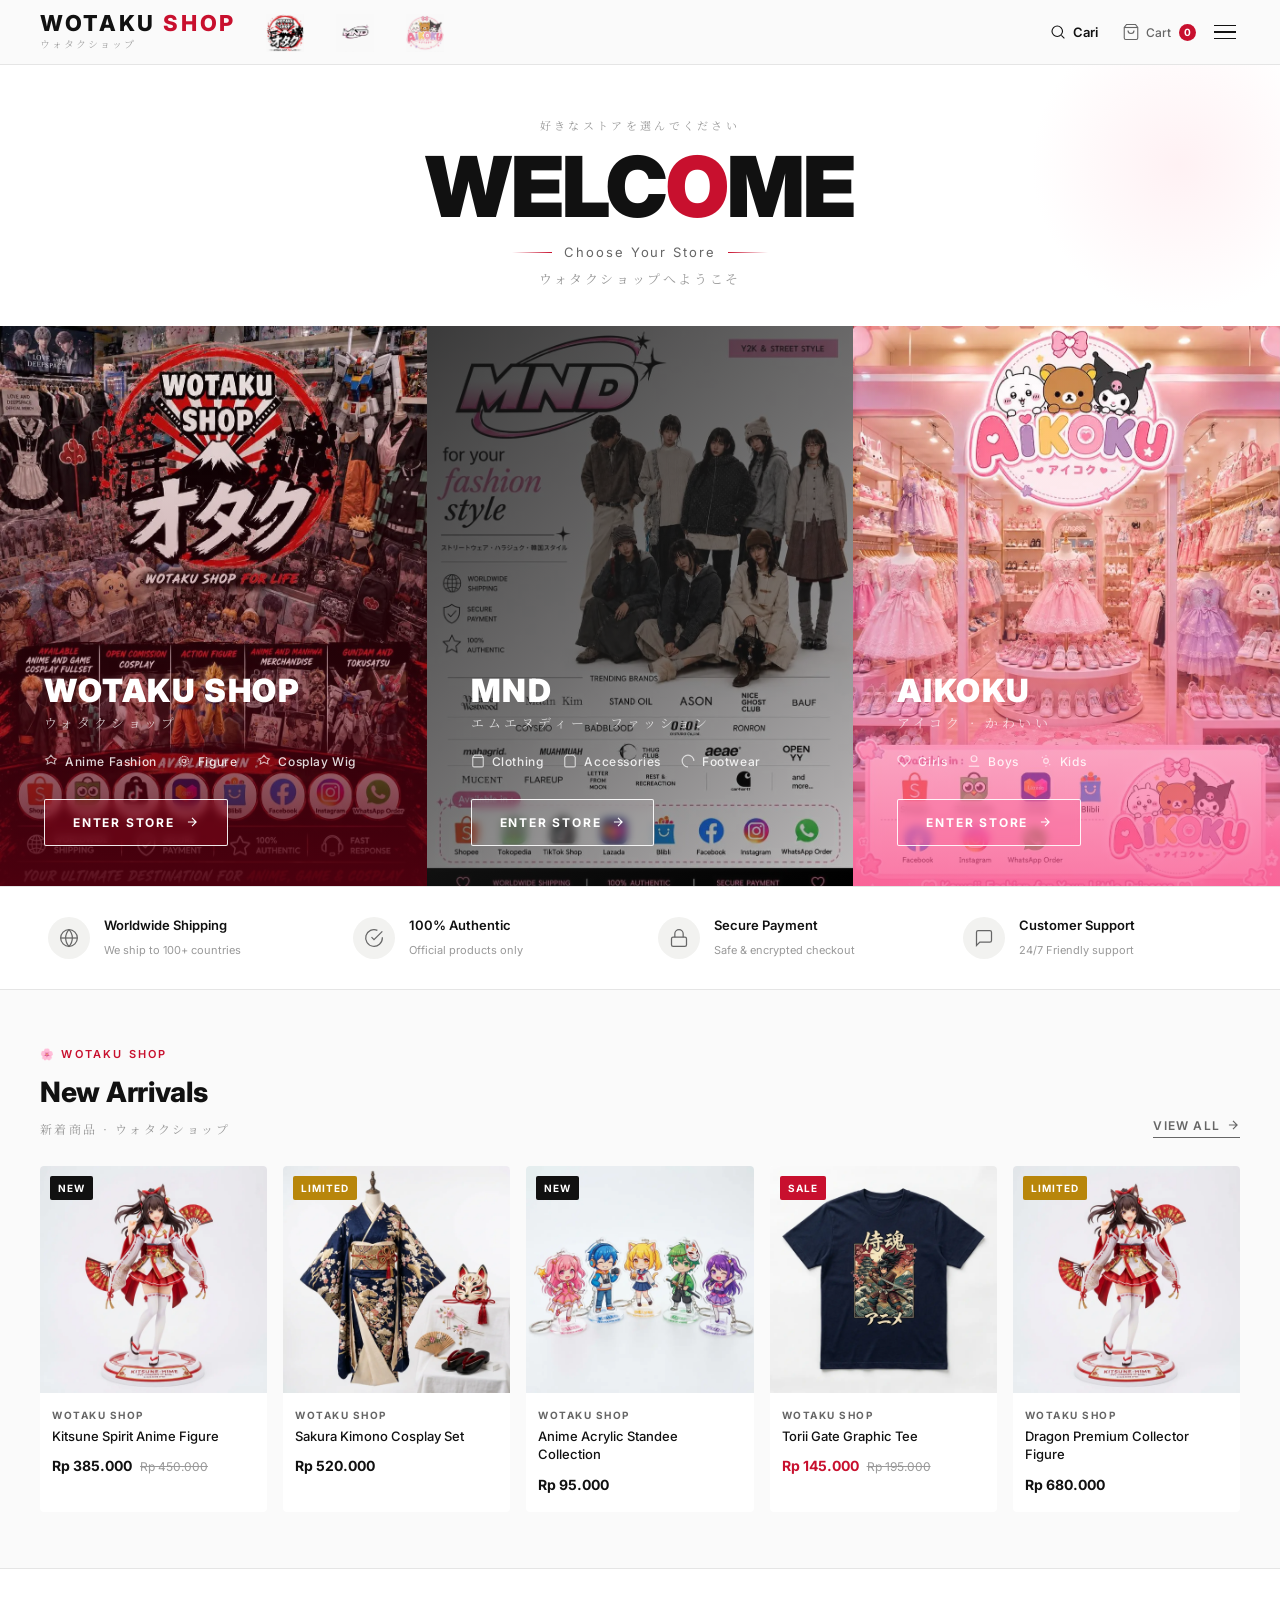
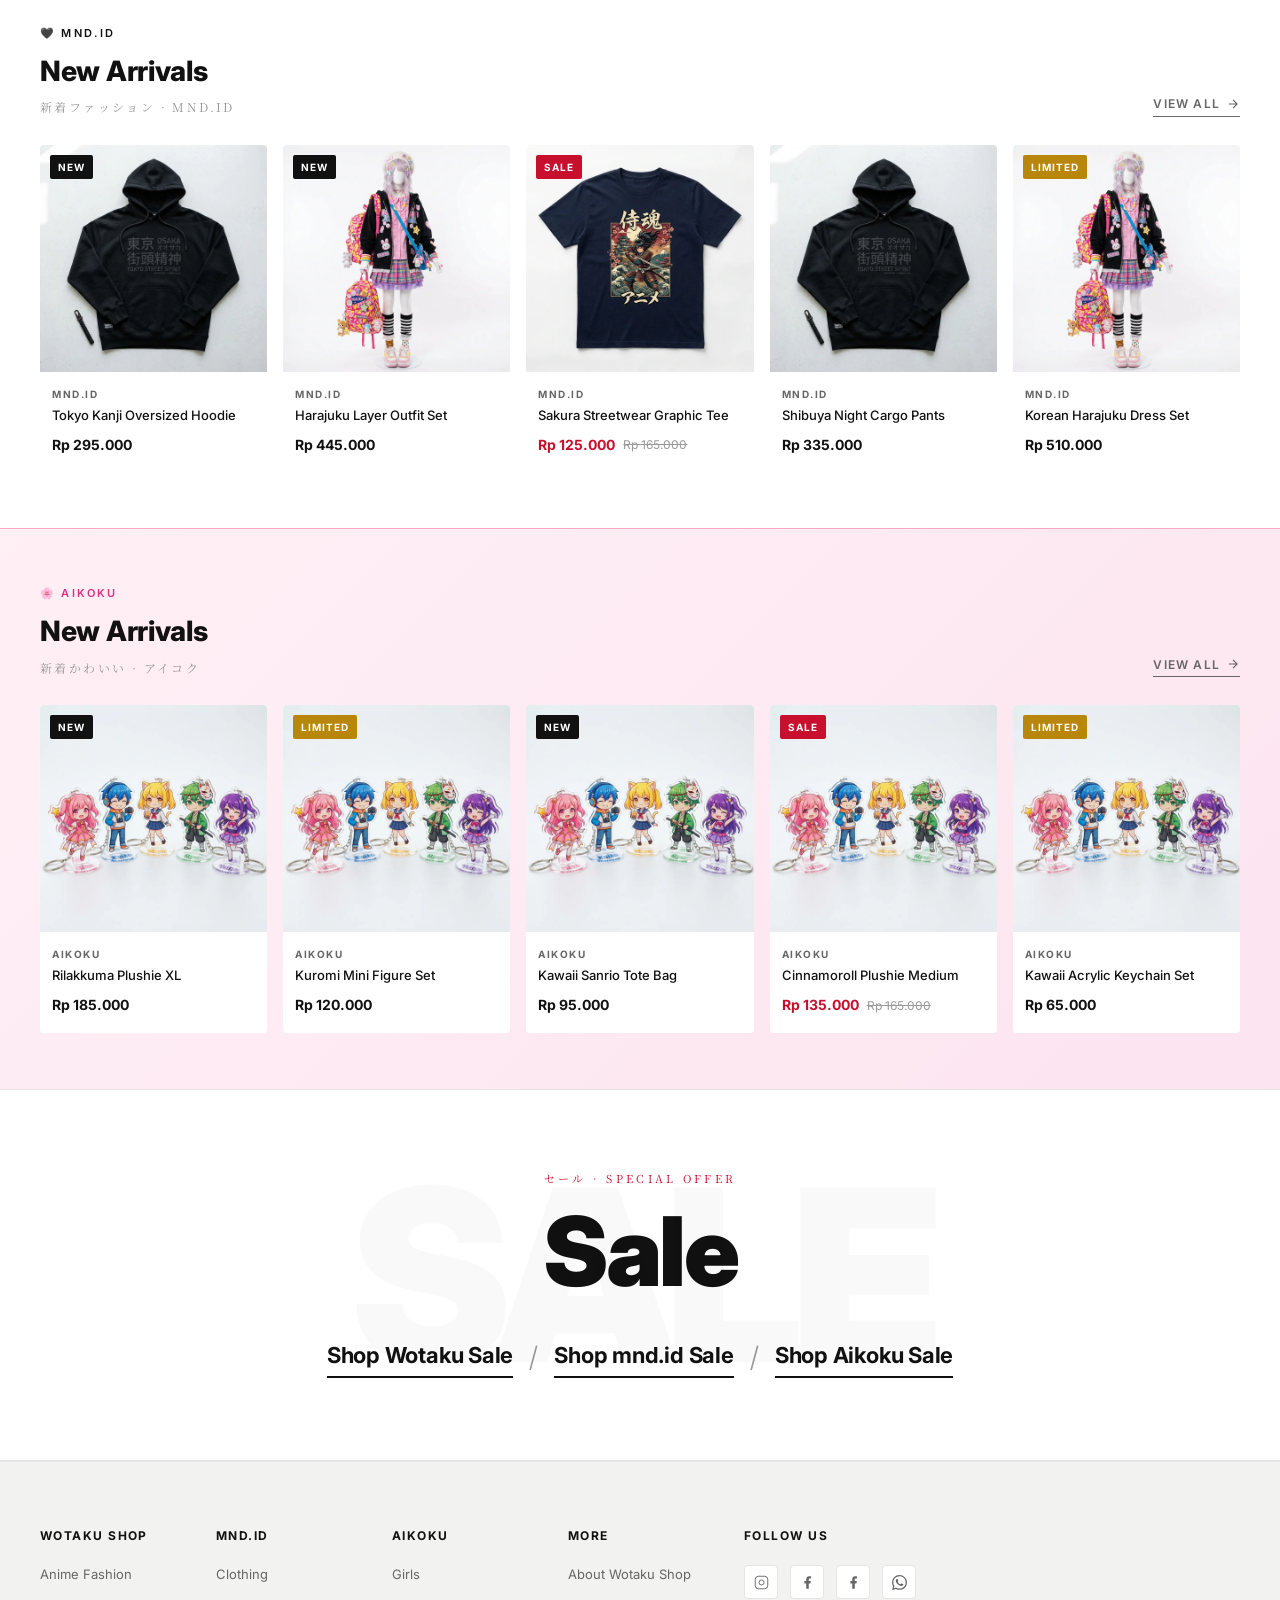
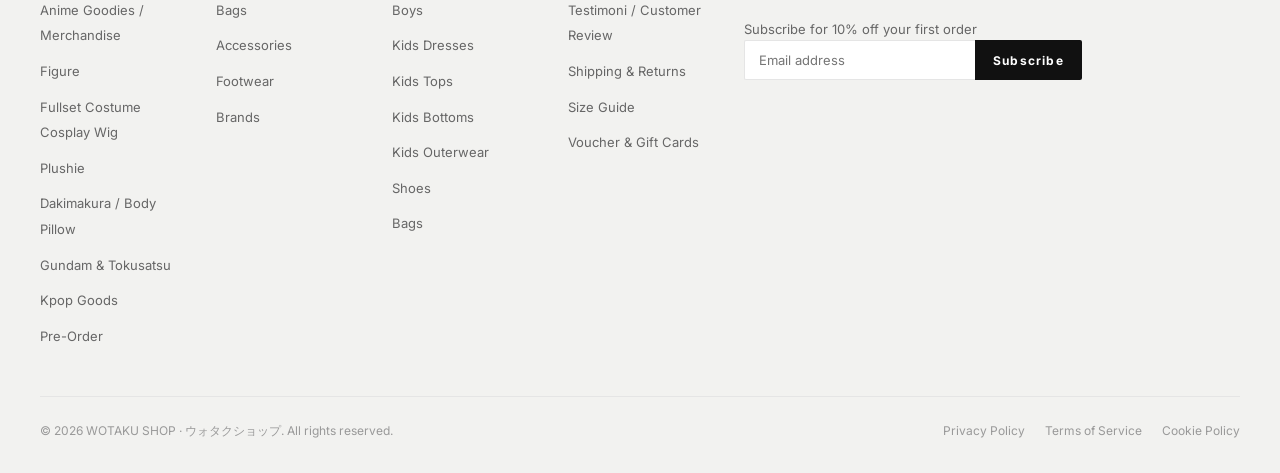
<file: index.html>
﻿<!DOCTYPE html>
<html lang="id">

<head>
  <meta charset="UTF-8" />
  <meta name="viewport" content="width=device-width, initial-scale=1.0" />
  <title>WOTAKU SHOP — Japanese Merchandise & Fashion Shop</title>
  <meta name="description"
    content="WOTAKU SHOP — Premium Japanese merchandise, anime figures, cosplay & Harajuku streetwear. Shop Wotaku Shop and mnd.id collections." />
  <meta name="keywords"
    content="anime merchandise, Japanese fashion, cosplay, Harajuku, streetwear, otaku shop, figure collection" />
  <meta property="og:title" content="WOTAKU SHOP — Japanese Merchandise & Fashion" />
  <meta property="og:description" content="Premium Japanese merchandise and fashion - Wotaku Shop & mnd.id" />
  <link rel="stylesheet" href="css/style.css" />
  <link rel="preconnect" href="https://fonts.googleapis.com" />
  <link rel="preconnect" href="https://fonts.gstatic.com" crossorigin />
</head>

<body>

  <!-- Sakura Particles -->
  <div class="sakura-container" id="sakuraContainer" aria-hidden="true"></div>

  <!-- Mobile Menu Overlay -->
  <div class="menu-overlay" id="menuOverlay" role="dialog" aria-modal="true" aria-label="Navigation Menu"></div>
  <nav class="mobile-menu" id="mobileMenu" aria-label="Mobile Navigation">
    <div class="mobile-menu-header">
      <div class="mobile-menu-logo">WOTAKU <span class="red">SHOP</span></div>
      <button class="close-menu-btn" id="closeMenuBtn" aria-label="Close menu">
        <svg viewBox="0 0 24 24" fill="none" stroke="currentColor" stroke-width="1.5">
          <path d="M6 18L18 6M6 6l12 12" />
        </svg>
      </button>
    </div>
    <div class="mobile-nav-links">
      <button class="search-btn mobile-search-btn" aria-label="Cari produk">
        <svg viewBox="0 0 24 24" fill="none" stroke="currentColor" stroke-width="1.5" width="20" height="20">
          <circle cx="11" cy="11" r="7" />
          <path d="M16.5 16.5l4 4" />
        </svg>
        <span class="search-label">Cari Produk</span>
      </button>
      <a href="index.html" class="mobile-logo-link">
        <img src="assets/images/logo_wotaku.webp" alt="Wotaku Shop" class="mobile-brand-logo" />
        <span class="nav-jp">ウォタクショップ</span>
      </a>
      <a href="#mnd-id" class="mobile-logo-link">
        <img src="assets/images/logo_mnd.webp" alt="MND.ID" class="mobile-brand-logo" />
        <span class="nav-jp">エムエヌディー</span>
      </a>
      <a href="#aikoku" class="mobile-logo-link">
        <img src="assets/images/logo_AIKOKU.webp" alt="Aikoku" class="mobile-brand-logo" />
        <span class="nav-jp">アイコク</span>
      </a>
      <a href="index.html" class="mobile-nav-main">
        <svg viewBox="0 0 24 24" fill="none" stroke="currentColor" stroke-width="1.5" width="18" height="18">
          <path d="M3 9l9-7 9 7v11a2 2 0 0 1-2 2H5a2 2 0 0 1-2-2z" />
          <polyline points="9 22 9 12 15 12 15 22" />
        </svg>
        Home
      </a>
      <a href="shop.html" class="mobile-nav-main">
        <svg viewBox="0 0 24 24" fill="none" stroke="currentColor" stroke-width="1.5" width="18" height="18">
          <path d="M6 2L3 6v14a2 2 0 0 0 2 2h14a2 2 0 0 0 2-2V6l-3-4z" />
          <line x1="3" y1="6" x2="21" y2="6" />
          <path d="M16 10a4 4 0 0 1-8 0" />
        </svg>
        Shop
      </a>
      <a href="contact.html" class="mobile-nav-main">
        <svg viewBox="0 0 24 24" fill="none" stroke="currentColor" stroke-width="1.5" width="18" height="18">
          <path d="M21 15a2 2 0 0 1-2 2H7l-4 4V5a2 2 0 0 1 2-2h14a2 2 0 0 1 2 2z" />
        </svg>
        Contact
      </a>
    </div>
  </nav>


  <!-- ═══ NAVBAR ═══ -->
  <header class="navbar" id="navbar">
    <div class="nav-container">
      <!-- Nav Left: Logo + Store logos -->
      <div class="nav-left">
        <a href="#" class="nav-logo" aria-label="WOTAKU SHOP Home">
          <div class="logo-brand">WOTAKU <span class="red">SHOP</span></div>
          <div class="logo-jp">ウォタクショップ</div>
        </a>
        <nav class="nav-links" aria-label="Main navigation">
          <a href="#wotaku-shop" class="nav-logo-link">
            <img src="assets/images/logo_wotaku.webp" alt="Wotaku Shop" class="nav-brand-logo" />
          </a>
          <a href="#mnd-id" class="nav-logo-link">
            <img src="assets/images/logo_mnd.webp" alt="MND.ID" class="nav-brand-logo" />
          </a>
          <a href="#aikoku" class="nav-logo-link">
            <img src="assets/images/logo_AIKOKU.webp" alt="Aikoku" class="nav-brand-logo" />
          </a>
        </nav>
      </div>

      <!-- Nav Right: Cart + Hamburger -->
      <div class="nav-right">
        <button class="search-btn" id="searchBtn" aria-label="Cari produk"><svg viewBox="0 0 24 24" fill="none"
            stroke="currentColor" stroke-width="1.5" width="18" height="18">
            <circle cx="11" cy="11" r="7" />
            <path d="M16.5 16.5l4 4" />
          </svg><span class="search-label">Cari</span></button>
        <button class="nav-icon-btn" aria-label="Shopping cart, 0 items" id="cartBtn">
          <svg viewBox="0 0 24 24" fill="none" stroke="currentColor" stroke-width="1.5">
            <path d="M6 2L3 6v14a2 2 0 0 0 2 2h14a2 2 0 0 0 2-2V6l-3-4z" />
            <line x1="3" y1="6" x2="21" y2="6" />
            <path d="M16 10a4 4 0 0 1-8 0" />
          </svg>
          <span>Cart</span>
          <span class="cart-count" aria-label="0 items">0</span>
        </button>
        <button class="hamburger-btn" id="hamburgerBtn" aria-label="Open menu" aria-expanded="false">
          <span></span>
          <span></span>
          <span></span>
        </button>
      </div>
    </div>
  </header>

  <!-- ═══ HERO — STORE SELECTOR ═══ -->
  <section class="hero-section" aria-labelledby="hero-heading">
    <!-- Side Labels (inspired by HBX) -->
    <div class="side-label side-label-left" aria-hidden="true">アニメ ANIME</div>
    <div class="side-label side-label-right" aria-hidden="true">ファッション FASHION</div>

    <!-- Welcome Text -->
    <div class="hero-welcome fade-up">
      <p class="hero-welcome-sub">好きなストアを選んでください</p>
      <h1 id="hero-heading">WELC<span class="red">O</span>ME</h1>
      <div class="hero-divider">Choose Your Store</div>
      <p class="hero-jp-subtitle">ウォタクショップへようこそ</p>
    </div>

    <!-- Store Panels -->
    <div class="store-panels" role="navigation" aria-label="Store Selection">

      <!-- Panel 1: Wotaku Shop -->
      <article class="store-panel panel-wotaku fade-up" id="wotaku-shop" tabindex="0" role="button"
        aria-label="Enter Wotaku Shop - Anime merchandise store">
        <div class="panel-bg"
          style="background-image: url('assets/images/hero_wotaku.webp'); background-size: cover; background-repeat: no-repeat; background-position: center; background-color: #7a0a1a;">
        </div>
        <div class="panel-overlay"></div>
        <div class="panel-content">

          <h2 class="panel-title">WOTAKU SHOP</h2>
          <p class="panel-title-jp">ウォタクショップ</p>
          <div class="panel-tags">
            <span class="panel-tag">
              <svg viewBox="0 0 24 24" fill="none" stroke="currentColor" stroke-width="2">
                <path d="M12 2L8 7l-5 1.5 3.5 3.5L5.5 17 12 14l6.5 3-.5-5L21 8.5 16 7z" />
              </svg>
              Anime Fashion
            </span>
            <span class="panel-tag">
              <svg viewBox="0 0 24 24" fill="none" stroke="currentColor" stroke-width="2">
                <circle cx="12" cy="12" r="3" />
                <circle cx="12" cy="12" r="8" stroke-dasharray="2 1" />
              </svg>
              Figure
            </span>
            <span class="panel-tag">
              <svg viewBox="0 0 24 24" fill="none" stroke="currentColor" stroke-width="2">
                <path d="M12 2L8 7l-5 1.5 3.5 3.5L5.5 17 12 14l6.5 3-.5-5L21 8.5 16 7z" />
              </svg>
              Cosplay Wig
            </span>
          </div>
          <a href="shop.html#wotaku-section" class="panel-cta" aria-label="Enter Wotaku Shop">
            ENTER STORE
            <svg viewBox="0 0 24 24" fill="none" stroke="currentColor" stroke-width="2">
              <path d="M5 12h14M12 5l7 7-7 7" />
            </svg>
          </a>
        </div>
      </article>

      <!-- Panel 2: mnd.id -->
      <article class="store-panel panel-mnd fade-up" id="mnd-id" tabindex="0" role="button"
        aria-label="Enter MND.ID - Japanese streetwear fashion store">
        <div class="panel-bg"
          style="background-image: url('assets/images/hero_mnd.webp'); background-size: cover; background-position: center;">
        </div>
        <div class="panel-overlay"></div>
        <div class="panel-content">

          <h2 class="panel-title">MND</h2>
          <p class="panel-title-jp">エムエヌディー · ファッション</p>
          <div class="panel-tags">
            <span class="panel-tag">
              <svg viewBox="0 0 24 24" fill="none" stroke="currentColor" stroke-width="2">
                <path d="M6 2L3 6v14a2 2 0 0 0 2 2h14a2 2 0 0 0 2-2V6l-3-4z" />
                <line x1="3" y1="6" x2="21" y2="6" />
              </svg>
              Clothing
            </span>
            <span class="panel-tag">
              <svg viewBox="0 0 24 24" fill="none" stroke="currentColor" stroke-width="2">
                <path d="M6 2 L3 6v14a2 2 0 0 0 2 2h14a2 2 0 0 0 2-2V6l-3-4z" />
              </svg>
              Accessories
            </span>
            <span class="panel-tag">
              <svg viewBox="0 0 24 24" fill="none" stroke="currentColor" stroke-width="2">
                <path d="M12 22C6.48 22 2 17.52 2 12S6.48 2 12 2s10 4.48 10 10" />
              </svg>
              Footwear
            </span>
          </div>
          <a href="shop.html#mnd-section" class="panel-cta" aria-label="Enter MND.ID fashion store">
            ENTER STORE
            <svg viewBox="0 0 24 24" fill="none" stroke="currentColor" stroke-width="2">
              <path d="M5 12h14M12 5l7 7-7 7" />
            </svg>
          </a>
        </div>
      </article>

      <!-- Panel 3: Aikoku -->
      <article class="store-panel panel-aikoku fade-up" id="aikoku" tabindex="0" role="button"
        aria-label="Enter Aikoku - Kawaii merchandise store">
        <div class="panel-bg"
          style="background-image: url('assets/images/hero_aikoku.webp'); background-size: cover; background-position: center; background-color: #f9a8c4;">
        </div>
        <div class="panel-overlay"
          style="background: linear-gradient(to top, rgba(249,80,140,0.75) 0%, rgba(249,168,196,0.15) 60%, transparent 100%);">
        </div>
        <div class="panel-content">
          <h2 class="panel-title">AIKOKU</h2>
          <p class="panel-title-jp">アイコク · かわいい</p>
          <div class="panel-tags">
            <span class="panel-tag">
              <svg viewBox="0 0 24 24" fill="none" stroke="currentColor" stroke-width="2">
                <path
                  d="M20.84 4.61a5.5 5.5 0 0 0-7.78 0L12 5.67l-1.06-1.06a5.5 5.5 0 0 0-7.78 7.78l1.06 1.06L12 21.23l7.78-7.78 1.06-1.06a5.5 5.5 0 0 0 0-7.78z" />
              </svg>
              Girls
            </span>
            <span class="panel-tag">
              <svg viewBox="0 0 24 24" fill="none" stroke="currentColor" stroke-width="2">
                <circle cx="12" cy="8" r="5" />
                <path d="M3 21h18" />
              </svg>
              Boys
            </span>
            <span class="panel-tag">
              <svg viewBox="0 0 24 24" fill="none" stroke="currentColor" stroke-width="2">
                <circle cx="12" cy="12" r="4" />
                <path d="M12 2v2M12 20v2M4.93 4.93l1.41 1.41M17.66 17.66l1.41 1.41" />
              </svg>
              Kids
            </span>
          </div>
          <a href="shop.html#aikoku-section" class="panel-cta" aria-label="Enter Aikoku store">
            ENTER STORE
            <svg viewBox="0 0 24 24" fill="none" stroke="currentColor" stroke-width="2">
              <path d="M5 12h14M12 5l7 7-7 7" />
            </svg>
          </a>
        </div>
      </article>

    </div>
  </section>

  <!-- ═══ TRUST BADGES ═══ -->
  <section class="trust-badges" aria-label="Shopping guarantees">
    <div class="trust-inner">
      <div class="trust-item fade-up">
        <div class="trust-icon">
          <svg viewBox="0 0 24 24" fill="none" stroke="currentColor" stroke-width="1.5">
            <circle cx="12" cy="12" r="10" />
            <path d="M12 2a14.5 14.5 0 0 0 0 20 14.5 14.5 0 0 0 0-20" />
            <path d="M2 12h20" />
          </svg>
        </div>
        <div class="trust-text">
          <strong>Worldwide Shipping</strong>
          <span>We ship to 100+ countries</span>
        </div>
      </div>
      <div class="trust-item fade-up" style="transition-delay: 0.1s">
        <div class="trust-icon">
          <svg viewBox="0 0 24 24" fill="none" stroke="currentColor" stroke-width="1.5">
            <path d="M22 11.08V12a10 10 0 1 1-5.93-9.14" />
            <polyline points="22 4 12 14.01 9 11.01" />
          </svg>
        </div>
        <div class="trust-text">
          <strong>100% Authentic</strong>
          <span>Official products only</span>
        </div>
      </div>
      <div class="trust-item fade-up" style="transition-delay: 0.2s">
        <div class="trust-icon">
          <svg viewBox="0 0 24 24" fill="none" stroke="currentColor" stroke-width="1.5">
            <rect x="3" y="11" width="18" height="11" rx="2" ry="2" />
            <path d="M7 11V7a5 5 0 0 1 10 0v4" />
          </svg>
        </div>
        <div class="trust-text">
          <strong>Secure Payment</strong>
          <span>Safe & encrypted checkout</span>
        </div>
      </div>
      <div class="trust-item fade-up" style="transition-delay: 0.3s">
        <div class="trust-icon">
          <svg viewBox="0 0 24 24" fill="none" stroke="currentColor" stroke-width="1.5">
            <path d="M21 15a2 2 0 0 1-2 2H7l-4 4V5a2 2 0 0 1 2-2h14a2 2 0 0 1 2 2z" />
          </svg>
        </div>
        <div class="trust-text">
          <strong>Customer Support</strong>
          <span>24/7 Friendly support</span>
        </div>
      </div>
    </div>
  </section>

  <!-- ═══ NEW ARRIVALS — WOTAKU SHOP ═══ -->
  <section class="product-section" aria-labelledby="wotaku-arrivals-title" id="new-arrivals">
    <div class="section-header fade-up">
      <div class="section-title-group">
        <p class="section-tag">🌸 Wotaku Shop</p>
        <h2 class="section-title" id="wotaku-arrivals-title">New Arrivals</h2>
        <p class="section-title-jp">新着商品 · ウォタクショップ</p>
      </div>
      <a href="shop.html#wotaku-section" class="section-view-all">
        View All
        <svg viewBox="0 0 24 24" fill="none" stroke="currentColor" stroke-width="2">
          <path d="M5 12h14M12 5l7 7-7 7" />
        </svg>
      </a>
    </div>

    <div class="product-scroll-wrapper">
      <button class="scroll-btn scroll-btn-prev" aria-label="Scroll left" data-target="wotakuScroll">
        <svg viewBox="0 0 24 24" fill="none" stroke="currentColor" stroke-width="2">
          <path d="M19 12H5M12 19l-7-7 7-7" />
        </svg>
      </button>
      <div class="product-scroll" id="wotakuScroll" role="list">

        <!-- Product 1 -->
        <article class="product-card fade-up" role="listitem">
          <div class="product-image-wrap">
            <img src="assets/images/prod_figure.webp" alt="Kitsune Spirit Anime Figure" loading="lazy" />
            <span class="product-badge badge-new">New</span>
            <button class="product-wishlist" aria-label="Add to wishlist">
              <svg viewBox="0 0 24 24" fill="none" stroke="currentColor" stroke-width="2">
                <path
                  d="M20.84 4.61a5.5 5.5 0 0 0-7.78 0L12 5.67l-1.06-1.06a5.5 5.5 0 0 0-7.78 7.78l1.06 1.06L12 21.23l7.78-7.78 1.06-1.06a5.5 5.5 0 0 0 0-7.78z" />
              </svg>
            </button>
            <div class="card-quick-add">
              <button class="quick-add-btn">+ Add to Cart</button>
            </div>
          </div>
          <div class="product-info">
            <p class="product-brand">Wotaku Shop</p>
            <p class="product-name">Kitsune Spirit Anime Figure</p>
            <div class="product-price">
              <span>Rp 385.000</span>
              <span class="price-original">Rp 450.000</span>
            </div>
          </div>
        </article>

        <!-- Product 2 -->
        <article class="product-card fade-up" style="transition-delay: 0.08s" role="listitem">
          <div class="product-image-wrap">
            <img src="assets/images/prod_cosplay.webp" alt="Sakura Kimono Cosplay Set" loading="lazy" />
            <span class="product-badge badge-limited">Limited</span>
            <button class="product-wishlist" aria-label="Add to wishlist">
              <svg viewBox="0 0 24 24" fill="none" stroke="currentColor" stroke-width="2">
                <path
                  d="M20.84 4.61a5.5 5.5 0 0 0-7.78 0L12 5.67l-1.06-1.06a5.5 5.5 0 0 0-7.78 7.78l1.06 1.06L12 21.23l7.78-7.78 1.06-1.06a5.5 5.5 0 0 0 0-7.78z" />
              </svg>
            </button>
            <div class="card-quick-add">
              <button class="quick-add-btn">+ Add to Cart</button>
            </div>
          </div>
          <div class="product-info">
            <p class="product-brand">Wotaku Shop</p>
            <p class="product-name">Sakura Kimono Cosplay Set</p>
            <div class="product-price">
              <span>Rp 520.000</span>
            </div>
          </div>
        </article>

        <!-- Product 3 -->
        <article class="product-card fade-up" style="transition-delay: 0.16s" role="listitem">
          <div class="product-image-wrap">
            <img src="assets/images/prod_acrylic.webp" alt="Anime Acrylic Standee Collection" loading="lazy" />
            <span class="product-badge badge-new">New</span>
            <button class="product-wishlist" aria-label="Add to wishlist">
              <svg viewBox="0 0 24 24" fill="none" stroke="currentColor" stroke-width="2">
                <path
                  d="M20.84 4.61a5.5 5.5 0 0 0-7.78 0L12 5.67l-1.06-1.06a5.5 5.5 0 0 0-7.78 7.78l1.06 1.06L12 21.23l7.78-7.78 1.06-1.06a5.5 5.5 0 0 0 0-7.78z" />
              </svg>
            </button>
            <div class="card-quick-add">
              <button class="quick-add-btn">+ Add to Cart</button>
            </div>
          </div>
          <div class="product-info">
            <p class="product-brand">Wotaku Shop</p>
            <p class="product-name">Anime Acrylic Standee Collection</p>
            <div class="product-price">
              <span>Rp 95.000</span>
            </div>
          </div>
        </article>

        <!-- Product 4 -->
        <article class="product-card fade-up" style="transition-delay: 0.24s" role="listitem">
          <div class="product-image-wrap">
            <img src="assets/images/prod_tshirt.webp" alt="Torii Gate Graphic Tee" loading="lazy" />
            <span class="product-badge badge-sale">Sale</span>
            <button class="product-wishlist" aria-label="Add to wishlist">
              <svg viewBox="0 0 24 24" fill="none" stroke="currentColor" stroke-width="2">
                <path
                  d="M20.84 4.61a5.5 5.5 0 0 0-7.78 0L12 5.67l-1.06-1.06a5.5 5.5 0 0 0-7.78 7.78l1.06 1.06L12 21.23l7.78-7.78 1.06-1.06a5.5 5.5 0 0 0 0-7.78z" />
              </svg>
            </button>
            <div class="card-quick-add">
              <button class="quick-add-btn">+ Add to Cart</button>
            </div>
          </div>
          <div class="product-info">
            <p class="product-brand">Wotaku Shop</p>
            <p class="product-name">Torii Gate Graphic Tee</p>
            <div class="product-price">
              <span class="price-sale">Rp 145.000</span>
              <span class="price-original">Rp 195.000</span>
            </div>
          </div>
        </article>

        <!-- Product 5 -->
        <article class="product-card fade-up" style="transition-delay: 0.32s" role="listitem">
          <div class="product-image-wrap">
            <img src="assets/images/prod_figure.webp" alt="Dragon Anime Premium Figure" loading="lazy" />
            <span class="product-badge badge-limited">Limited</span>
            <button class="product-wishlist" aria-label="Add to wishlist">
              <svg viewBox="0 0 24 24" fill="none" stroke="currentColor" stroke-width="2">
                <path
                  d="M20.84 4.61a5.5 5.5 0 0 0-7.78 0L12 5.67l-1.06-1.06a5.5 5.5 0 0 0-7.78 7.78l1.06 1.06L12 21.23l7.78-7.78 1.06-1.06a5.5 5.5 0 0 0 0-7.78z" />
              </svg>
            </button>
            <div class="card-quick-add">
              <button class="quick-add-btn">+ Add to Cart</button>
            </div>
          </div>
          <div class="product-info">
            <p class="product-brand">Wotaku Shop</p>
            <p class="product-name">Dragon Premium Collector Figure</p>
            <div class="product-price">
              <span>Rp 680.000</span>
            </div>
          </div>
        </article>

      </div>
      <button class="scroll-btn scroll-btn-next" aria-label="Scroll right" data-target="wotakuScroll">
        <svg viewBox="0 0 24 24" fill="none" stroke="currentColor" stroke-width="2">
          <path d="M5 12h14M12 5l7 7-7 7" />
        </svg>
      </button>
    </div>
  </section>

  <!-- ═══ NEW ARRIVALS — MND.ID ═══ -->
  <section class="product-section" aria-labelledby="mnd-arrivals-title"
    style="background: var(--bg-white); border-top: 1px solid var(--border);">
    <div class="section-header fade-up">
      <div class="section-title-group">
        <p class="section-tag" style="color: var(--text-primary);">🖤 mnd.id</p>
        <h2 class="section-title" id="mnd-arrivals-title">New Arrivals</h2>
        <p class="section-title-jp">新着ファッション · MND.ID</p>
      </div>
      <a href="shop.html#mnd-section" class="section-view-all">
        View All
        <svg viewBox="0 0 24 24" fill="none" stroke="currentColor" stroke-width="2">
          <path d="M5 12h14M12 5l7 7-7 7" />
        </svg>
      </a>
    </div>

    <div class="product-scroll-wrapper">
      <button class="scroll-btn scroll-btn-prev" aria-label="Scroll left" data-target="mndScroll">
        <svg viewBox="0 0 24 24" fill="none" stroke="currentColor" stroke-width="2">
          <path d="M19 12H5M12 19l-7-7 7-7" />
        </svg>
      </button>
      <div class="product-scroll" id="mndScroll" role="list">

        <!-- MND Product 1 -->
        <article class="product-card fade-up" role="listitem">
          <div class="product-image-wrap">
            <img src="assets/images/prod_hoodie.webp" alt="Tokyo Kanji Oversized Hoodie" loading="lazy" />
            <span class="product-badge badge-new">New</span>
            <button class="product-wishlist" aria-label="Add to wishlist">
              <svg viewBox="0 0 24 24" fill="none" stroke="currentColor" stroke-width="2">
                <path
                  d="M20.84 4.61a5.5 5.5 0 0 0-7.78 0L12 5.67l-1.06-1.06a5.5 5.5 0 0 0-7.78 7.78l1.06 1.06L12 21.23l7.78-7.78 1.06-1.06a5.5 5.5 0 0 0 0-7.78z" />
              </svg>
            </button>
            <div class="card-quick-add">
              <button class="quick-add-btn">+ Add to Cart</button>
            </div>
          </div>
          <div class="product-info">
            <p class="product-brand">mnd.id</p>
            <p class="product-name">Tokyo Kanji Oversized Hoodie</p>
            <div class="product-price">
              <span>Rp 295.000</span>
            </div>
          </div>
        </article>

        <!-- MND Product 2 -->
        <article class="product-card fade-up" style="transition-delay: 0.08s" role="listitem">
          <div class="product-image-wrap">
            <img src="assets/images/prod_harajuku.webp" alt="Harajuku Layer Set" loading="lazy" />
            <span class="product-badge badge-new">New</span>
            <button class="product-wishlist" aria-label="Add to wishlist">
              <svg viewBox="0 0 24 24" fill="none" stroke="currentColor" stroke-width="2">
                <path
                  d="M20.84 4.61a5.5 5.5 0 0 0-7.78 0L12 5.67l-1.06-1.06a5.5 5.5 0 0 0-7.78 7.78l1.06 1.06L12 21.23l7.78-7.78 1.06-1.06a5.5 5.5 0 0 0 0-7.78z" />
              </svg>
            </button>
          </div>
          <div class="product-info">
            <p class="product-brand">mnd.id</p>
            <p class="product-name">Harajuku Layer Outfit Set</p>
            <div class="product-price">
              <span>Rp 445.000</span>
            </div>
          </div>
        </article>

        <!-- MND Product 3 -->
        <article class="product-card fade-up" style="transition-delay: 0.16s" role="listitem">
          <div class="product-image-wrap">
            <img src="assets/images/prod_tshirt.webp" alt="Sakura Streetwear Tee" loading="lazy" />
            <span class="product-badge badge-sale">Sale</span>
            <button class="product-wishlist" aria-label="Add to wishlist">
              <svg viewBox="0 0 24 24" fill="none" stroke="currentColor" stroke-width="2">
                <path
                  d="M20.84 4.61a5.5 5.5 0 0 0-7.78 0L12 5.67l-1.06-1.06a5.5 5.5 0 0 0-7.78 7.78l1.06 1.06L12 21.23l7.78-7.78 1.06-1.06a5.5 5.5 0 0 0 0-7.78z" />
              </svg>
            </button>
            <div class="card-quick-add">
              <button class="quick-add-btn">+ Add to Cart</button>
            </div>
          </div>
          <div class="product-info">
            <p class="product-brand">mnd.id</p>
            <p class="product-name">Sakura Streetwear Graphic Tee</p>
            <div class="product-price">
              <span class="price-sale">Rp 125.000</span>
              <span class="price-original">Rp 165.000</span>
            </div>
          </div>
        </article>

        <!-- MND Product 4 -->
        <article class="product-card fade-up" style="transition-delay: 0.24s" role="listitem">
          <div class="product-image-wrap">
            <img src="assets/images/prod_hoodie.webp" alt="Shibuya Night Cargo Pants" loading="lazy" />
            <button class="product-wishlist" aria-label="Add to wishlist">
              <svg viewBox="0 0 24 24" fill="none" stroke="currentColor" stroke-width="2">
                <path
                  d="M20.84 4.61a5.5 5.5 0 0 0-7.78 0L12 5.67l-1.06-1.06a5.5 5.5 0 0 0-7.78 7.78l1.06 1.06L12 21.23l7.78-7.78 1.06-1.06a5.5 5.5 0 0 0 0-7.78z" />
              </svg>
            </button>
            <div class="card-quick-add">
              <button class="quick-add-btn">+ Add to Cart</button>
            </div>
          </div>
          <div class="product-info">
            <p class="product-brand">mnd.id</p>
            <p class="product-name">Shibuya Night Cargo Pants</p>
            <div class="product-price">
              <span>Rp 335.000</span>
            </div>
          </div>
        </article>

        <!-- MND Product 5 -->
        <article class="product-card fade-up" style="transition-delay: 0.32s" role="listitem">
          <div class="product-image-wrap">
            <img src="assets/images/prod_harajuku.webp" alt="Korean Harajuku Dress Set" loading="lazy" />
            <span class="product-badge badge-limited">Limited</span>
            <button class="product-wishlist" aria-label="Add to wishlist">
              <svg viewBox="0 0 24 24" fill="none" stroke="currentColor" stroke-width="2">
                <path
                  d="M20.84 4.61a5.5 5.5 0 0 0-7.78 0L12 5.67l-1.06-1.06a5.5 5.5 0 0 0-7.78 7.78l1.06 1.06L12 21.23l7.78-7.78 1.06-1.06a5.5 5.5 0 0 0 0-7.78z" />
              </svg>
            </button>
            <div class="card-quick-add">
              <button class="quick-add-btn">+ Add to Cart</button>
            </div>
          </div>
          <div class="product-info">
            <p class="product-brand">mnd.id</p>
            <p class="product-name">Korean Harajuku Dress Set</p>
            <div class="product-price">
              <span>Rp 510.000</span>
            </div>
          </div>
        </article>

      </div>
      <button class="scroll-btn scroll-btn-next" aria-label="Scroll right" data-target="mndScroll">
        <svg viewBox="0 0 24 24" fill="none" stroke="currentColor" stroke-width="2">
          <path d="M5 12h14M12 5l7 7-7 7" />
        </svg>
      </button>
    </div>
  </section>

  <!-- ═══ NEW ARRIVALS — AIKOKU ═══ -->
  <section class="product-section" aria-labelledby="aikoku-arrivals-title"
    style="background: linear-gradient(135deg, #fff0f5 0%, #fce4f0 100%); border-top: 1px solid #f9a8c4;">
    <div class="section-header fade-up">
      <div class="section-title-group">
        <p class="section-tag" style="color: #d63384;">🌸 Aikoku</p>
        <h2 class="section-title" id="aikoku-arrivals-title">New Arrivals</h2>
        <p class="section-title-jp">新着かわいい · アイコク</p>
      </div>
      <a href="shop.html#aikoku-section" class="section-view-all">
        View All
        <svg viewBox="0 0 24 24" fill="none" stroke="currentColor" stroke-width="2">
          <path d="M5 12h14M12 5l7 7-7 7" />
        </svg>
      </a>
    </div>

    <div class="product-scroll-wrapper">
      <button class="scroll-btn scroll-btn-prev" aria-label="Scroll left" data-target="aikokuScroll">
        <svg viewBox="0 0 24 24" fill="none" stroke="currentColor" stroke-width="2">
          <path d="M19 12H5M12 19l-7-7 7-7" />
        </svg>
      </button>
      <div class="product-scroll" id="aikokuScroll" role="list">

        <!-- Aikoku Product 1 -->
        <article class="product-card fade-up" role="listitem">
          <div class="product-image-wrap">
            <img src="assets/images/prod_acrylic.webp" alt="Rilakkuma Plushie XL" loading="lazy" />
            <span class="product-badge badge-new">New</span>
            <button class="product-wishlist" aria-label="Add to wishlist">
              <svg viewBox="0 0 24 24" fill="none" stroke="currentColor" stroke-width="2">
                <path
                  d="M20.84 4.61a5.5 5.5 0 0 0-7.78 0L12 5.67l-1.06-1.06a5.5 5.5 0 0 0-7.78 7.78l1.06 1.06L12 21.23l7.78-7.78 1.06-1.06a5.5 5.5 0 0 0 0-7.78z" />
              </svg>
            </button>
            <div class="card-quick-add">
              <button class="quick-add-btn">+ Add to Cart</button>
            </div>
          </div>
          <div class="product-info">
            <p class="product-brand">Aikoku</p>
            <p class="product-name">Rilakkuma Plushie XL</p>
            <div class="product-price"><span>Rp 185.000</span></div>
          </div>
        </article>

        <!-- Aikoku Product 2 -->
        <article class="product-card fade-up" style="transition-delay: 0.08s" role="listitem">
          <div class="product-image-wrap">
            <img src="assets/images/prod_acrylic.webp" alt="Kuromi Mini Figure Set" loading="lazy" />
            <span class="product-badge badge-limited">Limited</span>
            <button class="product-wishlist" aria-label="Add to wishlist">
              <svg viewBox="0 0 24 24" fill="none" stroke="currentColor" stroke-width="2">
                <path
                  d="M20.84 4.61a5.5 5.5 0 0 0-7.78 0L12 5.67l-1.06-1.06a5.5 5.5 0 0 0-7.78 7.78l1.06 1.06L12 21.23l7.78-7.78 1.06-1.06a5.5 5.5 0 0 0 0-7.78z" />
              </svg>
            </button>
            <div class="card-quick-add">
              <button class="quick-add-btn">+ Add to Cart</button>
            </div>
          </div>
          <div class="product-info">
            <p class="product-brand">Aikoku</p>
            <p class="product-name">Kuromi Mini Figure Set</p>
            <div class="product-price"><span>Rp 120.000</span></div>
          </div>
        </article>

        <!-- Aikoku Product 3 -->
        <article class="product-card fade-up" style="transition-delay: 0.16s" role="listitem">
          <div class="product-image-wrap">
            <img src="assets/images/prod_acrylic.webp" alt="Kawaii Sanrio Tote Bag" loading="lazy" />
            <span class="product-badge badge-new">New</span>
            <button class="product-wishlist" aria-label="Add to wishlist">
              <svg viewBox="0 0 24 24" fill="none" stroke="currentColor" stroke-width="2">
                <path
                  d="M20.84 4.61a5.5 5.5 0 0 0-7.78 0L12 5.67l-1.06-1.06a5.5 5.5 0 0 0-7.78 7.78l1.06 1.06L12 21.23l7.78-7.78 1.06-1.06a5.5 5.5 0 0 0 0-7.78z" />
              </svg>
            </button>
            <div class="card-quick-add">
              <button class="quick-add-btn">+ Add to Cart</button>
            </div>
          </div>
          <div class="product-info">
            <p class="product-brand">Aikoku</p>
            <p class="product-name">Kawaii Sanrio Tote Bag</p>
            <div class="product-price"><span>Rp 95.000</span></div>
          </div>
        </article>

        <!-- Aikoku Product 4 -->
        <article class="product-card fade-up" style="transition-delay: 0.24s" role="listitem">
          <div class="product-image-wrap">
            <img src="assets/images/prod_acrylic.webp" alt="Cinnamoroll Plushie Medium" loading="lazy" />
            <span class="product-badge badge-sale">Sale</span>
            <button class="product-wishlist" aria-label="Add to wishlist">
              <svg viewBox="0 0 24 24" fill="none" stroke="currentColor" stroke-width="2">
                <path
                  d="M20.84 4.61a5.5 5.5 0 0 0-7.78 0L12 5.67l-1.06-1.06a5.5 5.5 0 0 0-7.78 7.78l1.06 1.06L12 21.23l7.78-7.78 1.06-1.06a5.5 5.5 0 0 0 0-7.78z" />
              </svg>
            </button>
          </div>
          <div class="product-info">
            <p class="product-brand">Aikoku</p>
            <p class="product-name">Cinnamoroll Plushie Medium</p>
            <div class="product-price">
              <span class="price-sale">Rp 135.000</span>
              <span class="price-original">Rp 165.000</span>
            </div>
          </div>
        </article>

        <!-- Aikoku Product 5 -->
        <article class="product-card fade-up" style="transition-delay: 0.32s" role="listitem">
          <div class="product-image-wrap">
            <img src="assets/images/prod_acrylic.webp" alt="Kawaii Acrylic Keychain Set" loading="lazy" />
            <span class="product-badge badge-limited">Limited</span>
            <button class="product-wishlist" aria-label="Add to wishlist">
              <svg viewBox="0 0 24 24" fill="none" stroke="currentColor" stroke-width="2">
                <path
                  d="M20.84 4.61a5.5 5.5 0 0 0-7.78 0L12 5.67l-1.06-1.06a5.5 5.5 0 0 0-7.78 7.78l1.06 1.06L12 21.23l7.78-7.78 1.06-1.06a5.5 5.5 0 0 0 0-7.78z" />
              </svg>
            </button>
          </div>
          <div class="product-info">
            <p class="product-brand">Aikoku</p>
            <p class="product-name">Kawaii Acrylic Keychain Set</p>
            <div class="product-price"><span>Rp 65.000</span></div>
          </div>
        </article>

      </div>
      <button class="scroll-btn scroll-btn-next" aria-label="Scroll right" data-target="aikokuScroll">
        <svg viewBox="0 0 24 24" fill="none" stroke="currentColor" stroke-width="2">
          <path d="M5 12h14M12 5l7 7-7 7" />
        </svg>
      </button>
    </div>
  </section>

  <!-- ═══ SALE BANNER ═══ -->
  <section class="sale-section fade-up" id="sale" aria-labelledby="sale-heading">
    <p class="sale-label">セール · Special Offer</p>
    <h2 class="sale-title" id="sale-heading">Sale</h2>
    <div class="sale-links">
      <a href="shop.html#wotaku-section" class="sale-link">Shop Wotaku Sale</a>
      <span class="sale-sep" aria-hidden="true">/</span>
      <a href="shop.html#mnd-section" class="sale-link">Shop mnd.id Sale</a>
      <span class="sale-sep" aria-hidden="true">/</span>
      <a href="shop.html#aikoku-section" class="sale-link">Shop Aikoku Sale</a>
    </div>
  </section>

  <!-- ═══ FOOTER ═══ -->
  <footer class="footer" aria-label="Site footer">
    <div class="footer-grid">

      <!-- Wotaku Shop -->
      <div>
        <h3 class="footer-col-title">Wotaku Shop</h3>
        <ul class="footer-links">
          <li><a href="shop.html#wotaku-section">Anime Fashion</a></li>
          <li><a href="shop.html#wotaku-section">Anime Goodies / Merchandise</a></li>
          <li><a href="shop.html#wotaku-section">Figure</a></li>
          <li><a href="shop.html#wotaku-section">Fullset Costume Cosplay Wig</a></li>
          <li><a href="shop.html#wotaku-section">Plushie</a></li>
          <li><a href="shop.html#wotaku-section">Dakimakura / Body Pillow</a></li>
          <li><a href="shop.html#wotaku-section">Gundam &amp; Tokusatsu</a></li>
          <li><a href="shop.html#wotaku-section">Kpop Goods</a></li>
          <li><a href="shop.html#wotaku-section">Pre-Order</a></li>
        </ul>
      </div>

      <!-- mnd.id -->
      <div>
        <h3 class="footer-col-title">mnd.id</h3>
        <ul class="footer-links">
          <li><a href="shop.html#mnd-section">Clothing</a></li>
          <li><a href="shop.html#mnd-section">Bags</a></li>
          <li><a href="shop.html#mnd-section">Accessories</a></li>
          <li><a href="shop.html#mnd-section">Footwear</a></li>
          <li><a href="shop.html#mnd-section">Brands</a></li>
        </ul>
      </div>

      <!-- Aikoku -->
      <div>
        <h3 class="footer-col-title">Aikoku</h3>
        <ul class="footer-links">
          <li><a href="shop.html#aikoku-section">Girls</a></li>
          <li><a href="shop.html#aikoku-section">Boys</a></li>
          <li><a href="shop.html#aikoku-section">Kids Dresses</a></li>
          <li><a href="shop.html#aikoku-section">Kids Tops</a></li>
          <li><a href="shop.html#aikoku-section">Kids Bottoms</a></li>
          <li><a href="shop.html#aikoku-section">Kids Outerwear</a></li>
          <li><a href="shop.html#aikoku-section">Shoes</a></li>
          <li><a href="shop.html#aikoku-section">Bags</a></li>
        </ul>
      </div>

      <!-- More -->
      <div>
        <h3 class="footer-col-title">More</h3>
        <ul class="footer-links">
          <li><a href="#">About Wotaku Shop</a></li>
          <li><a href="testimoni.html">Testimoni / Customer Review</a></li>
          <li><a href="#">Shipping &amp; Returns</a></li>
          <li><a href="#">Size Guide</a></li>
          <li><a href="#">Voucher &amp; Gift Cards</a></li>
        </ul>
      </div>

      <!-- Newsletter & Socials -->
      <div style="grid-column: span 2;">
        <h3 class="footer-col-title">Follow Us</h3>
        <div class="footer-socials" style="margin-bottom:16px;">
          <a href="https://www.instagram.com/mnd.shop_global/" target="_blank" rel="noopener noreferrer"
            class="social-btn" aria-label="Instagram"><svg viewBox="0 0 24 24" fill="none" stroke="currentColor"
              stroke-width="1.5">
              <rect x="2" y="2" width="20" height="20" rx="5" />
              <path d="M16 11.37A4 4 0 1 1 12.63 8 4 4 0 0 1 16 11.37z" />
              <line x1="17.5" y1="6.5" x2="17.51" y2="6.5" />
            </svg></a>
          <a href="https://www.facebook.com/profile.php?id=61590757362041" target="_blank" rel="noopener noreferrer"
            class="social-btn" aria-label="Facebook Wotaku Shop"><svg viewBox="0 0 24 24" fill="currentColor">
              <path
                d="M14 13.5h2.5l1-4H14v-2c0-1.03 0-2 2-2h1.5V2.14c-.326-.043-1.557-.14-2.857-.14C11.928 2 10 3.657 10 6.7v2.8H7v4h3V22h4v-8.5z" />
            </svg></a>
          <a href="https://www.facebook.com/profile.php?id=61590992671577" target="_blank" rel="noopener noreferrer"
            class="social-btn" aria-label="Facebook MND.ID"><svg viewBox="0 0 24 24" fill="currentColor">
              <path
                d="M14 13.5h2.5l1-4H14v-2c0-1.03 0-2 2-2h1.5V2.14c-.326-.043-1.557-.14-2.857-.14C11.928 2 10 3.657 10 6.7v2.8H7v4h3V22h4v-8.5z" />
            </svg></a>
          <a href="https://wa.me/6281385811993" target="_blank" rel="noopener noreferrer" class="social-btn"
            aria-label="WhatsApp"><svg viewBox="0 0 24 24" fill="currentColor">
              <path
                d="M17.472 14.382c-.297-.149-1.758-.867-2.03-.967-.273-.099-.471-.148-.67.15-.197.297-.767.966-.94 1.164-.173.199-.347.223-.644.075-.297-.15-1.255-.463-2.39-1.475-.883-.788-1.48-1.761-1.653-2.059-.173-.297-.018-.458.13-.606.134-.133.298-.347.446-.52.149-.174.198-.298.298-.497.099-.198.05-.371-.025-.52-.075-.149-.669-1.612-.916-2.207-.242-.579-.487-.5-.669-.51a12.8 12.8 0 0 0-.57-.01c-.198 0-.52.074-.792.372-.272.297-1.04 1.016-1.04 2.479 0 1.462 1.065 2.875 1.213 3.074.149.198 2.096 3.2 5.077 4.487.709.306 1.262.489 1.694.625.712.227 1.36.195 1.871.118.571-.085 1.758-.719 2.006-1.413.248-.694.248-1.289.173-1.413-.074-.124-.272-.198-.57-.347m-5.421 7.403h-.004a9.87 9.87 0 0 1-5.031-1.378l-.361-.214-3.741.982.998-3.648-.235-.374a9.86 9.86 0 0 1-1.51-5.26c.001-5.45 4.436-9.884 9.888-9.884 2.64 0 5.122 1.03 6.988 2.898a9.825 9.825 0 0 1 2.893 6.994c-.003 5.45-4.437 9.884-9.885 9.884m8.413-18.297A11.815 11.815 0 0 0 12.05 0C5.495 0 .16 5.335.157 11.892c0 2.096.547 4.142 1.588 5.945L.057 24l6.305-1.654a11.882 11.882 0 0 0 5.683 1.448h.005c6.554 0 11.89-5.335 11.893-11.893a11.821 11.821 0 0 0-3.48-8.413Z" />
            </svg></a>
        </div>
        <p style="margin-top: 20px; font-size: 13px; color: var(--text-secondary);">Subscribe for 10% off your first
          order</p>
        <form class="newsletter-form" id="newsletterForm" novalidate>
          <input type="email" id="newsletterEmail" class="newsletter-input" placeholder="Email address"
            autocomplete="email" aria-label="Email address" />
          <button type="submit" class="newsletter-btn">Subscribe</button>
        </form>
      </div>

    </div>

    <!-- Footer Bottom -->
    <div class="footer-bottom">
      <p>© 2026 WOTAKU SHOP · ウォタクショップ. All rights reserved.</p>
      <div class="footer-bottom-links">
        <a href="#">Privacy Policy</a>
        <a href="#">Terms of Service</a>
        <a href="#">Cookie Policy</a>
      </div>
    </div>
  </footer>

  <!-- Search Overlay -->
  <div class="search-overlay" id="searchOverlay" role="dialog" aria-modal="true" aria-label="Cari produk">
    <div class="search-box">
      <div class="search-input-row">
        <svg viewBox="0 0 24 24" fill="none" stroke="currentColor" stroke-width="1.5" width="20" height="20">
          <circle cx="11" cy="11" r="7" />
          <path d="M16.5 16.5l4 4" />
        </svg>
        <input class="search-input-field" id="searchInputField" type="text"
          placeholder="Cari produk, brand, kategori..." autocomplete="off" />
        <button class="search-close-btn" id="searchCloseBtn" aria-label="Tutup pencarian"><svg viewBox="0 0 24 24"
            fill="none" stroke="currentColor" stroke-width="2" width="14" height="14">
            <path d="M6 18L18 6M6 6l12 12" />
          </svg></button>
      </div>
      <div class="search-results" id="searchResults">
        <p class="search-hint">Produk populer</p>
      </div>
    </div>
  </div>
  <script src="js/cart.js"></script>
  <script src="js/product-data.js"></script>
  <script src="js/main.js"></script>
  <script>
    // Make all product cards clickable — navigate to product detail page
    (function () {
      document.querySelectorAll('.product-card').forEach(function (card) {
        var nameEl = card.querySelector('.product-name');
        if (!nameEl) return;
        var id = NAME_TO_ID[nameEl.textContent.trim()];
        if (!id) return;
        card.style.cursor = 'pointer';
        card.addEventListener('click', function (e) {
          if (e.target.closest('.product-wishlist')) return;
          if (e.target.closest('.quick-add-btn')) return;
          window.location.href = 'product.html?id=' + id;
        });
      });
    })();
  </script>
</body>

</html>
</file>
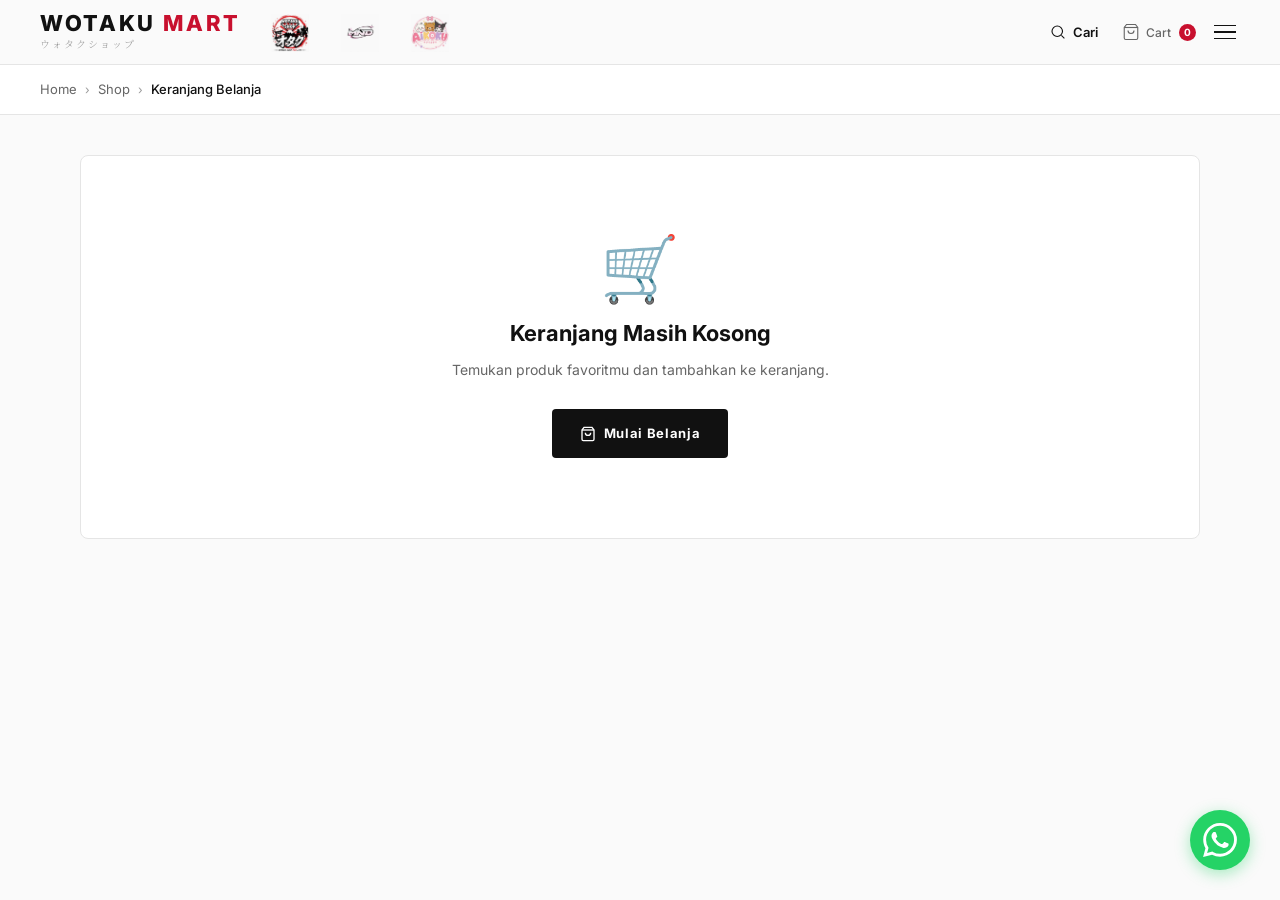
<file: cart.html>
﻿<!DOCTYPE html>
<html lang="id">
<head>
  <meta charset="UTF-8" />
  <meta name="viewport" content="width=device-width, initial-scale=1.0" />
  <title>Keranjang Belanja — WOTAKU SHOP</title>
  <meta name="description" content="Review keranjang belanja Anda di WOTAKU SHOP sebelum melanjutkan ke checkout." />
  <link rel="stylesheet" href="css/style.css" />
  <link rel="stylesheet" href="css/cart.css" />
  <link rel="preconnect" href="https://fonts.googleapis.com" />
  <link rel="preconnect" href="https://fonts.gstatic.com" crossorigin />
</head>
<body class="cart-page-body">

  <div class="menu-overlay" id="menuOverlay" role="dialog" aria-modal="true"></div>
  <nav class="mobile-menu" id="mobileMenu" aria-label="Mobile Navigation">
    <div class="mobile-menu-header">
      <div class="mobile-menu-logo">WOTAKU <span class="red">MART</span></div>
      <button class="close-menu-btn" id="closeMenuBtn" aria-label="Close menu">
        <svg viewBox="0 0 24 24" fill="none" stroke="currentColor" stroke-width="1.5"><path d="M6 18L18 6M6 6l12 12" /></svg>
      </button>
    </div>
    <div class="mobile-nav-links">
      <button class="search-btn mobile-search-btn" aria-label="Cari produk">
        <svg viewBox="0 0 24 24" fill="none" stroke="currentColor" stroke-width="1.5" width="20" height="20">
          <circle cx="11" cy="11" r="7" />
          <path d="M16.5 16.5l4 4" />
        </svg>
        <span class="search-label">Cari Produk</span>
      </button>
      <a href="shop.html#wotaku-section" class="mobile-logo-link"><img src="assets/images/logo_wotaku.webp" alt="Wotaku Shop" class="mobile-brand-logo" /><span class="nav-jp">ウォタクショップ</span></a>
      <a href="shop.html#mnd-section" class="mobile-logo-link"><img src="assets/images/logo_mnd.webp" alt="MND.ID" class="mobile-brand-logo" /><span class="nav-jp">エムエヌディー</span></a>
      <a href="shop.html#aikoku-section" class="mobile-logo-link"><img src="assets/images/logo_AIKOKU.webp" alt="Aikoku" class="mobile-brand-logo" /><span class="nav-jp">アイコク</span></a>
      <a href="index.html" class="mobile-nav-main"><svg viewBox="0 0 24 24" fill="none" stroke="currentColor" stroke-width="1.5" width="18" height="18"><path d="M3 9l9-7 9 7v11a2 2 0 0 1-2 2H5a2 2 0 0 1-2-2z"/><polyline points="9 22 9 12 15 12 15 22"/></svg>Home</a>
      <a href="shop.html" class="mobile-nav-main"><svg viewBox="0 0 24 24" fill="none" stroke="currentColor" stroke-width="1.5" width="18" height="18"><path d="M6 2L3 6v14a2 2 0 0 0 2 2h14a2 2 0 0 0 2-2V6l-3-4z"/><line x1="3" y1="6" x2="21" y2="6"/><path d="M16 10a4 4 0 0 1-8 0"/></svg>Shop</a>
      <a href="contact.html" class="mobile-nav-main"><svg viewBox="0 0 24 24" fill="none" stroke="currentColor" stroke-width="1.5" width="18" height="18"><path d="M21 15a2 2 0 0 1-2 2H7l-4 4V5a2 2 0 0 1 2-2h14a2 2 0 0 1 2 2z"/></svg>Contact</a>
    </div>
  </nav>

  <header class="navbar" id="navbar">
    <div class="nav-container">
      <div class="nav-left">
        <a href="index.html" class="nav-logo" aria-label="WOTAKU SHOP Home">
          <div class="logo-brand">WOTAKU <span class="red">MART</span></div>
          <div class="logo-jp">ウォタクショップ</div>
        </a>
        <nav class="nav-links" aria-label="Main navigation">
          <a href="shop.html#wotaku-section" class="nav-logo-link"><img src="assets/images/logo_wotaku.webp" alt="Wotaku Shop" class="nav-brand-logo" /></a>
          <a href="shop.html#mnd-section" class="nav-logo-link"><img src="assets/images/logo_mnd.webp" alt="MND.ID" class="nav-brand-logo" /></a>
          <a href="shop.html#aikoku-section" class="nav-logo-link"><img src="assets/images/logo_AIKOKU.webp" alt="Aikoku" class="nav-brand-logo" /></a>
        </nav>
      </div>
      <div class="nav-right">
        <button class="search-btn" id="searchBtn" aria-label="Cari produk"><svg viewBox="0 0 24 24" fill="none" stroke="currentColor" stroke-width="1.5" width="18" height="18"><circle cx="11" cy="11" r="7"/><path d="M16.5 16.5l4 4"/></svg><span class="search-label">Cari</span></button>
        <button class="nav-icon-btn" aria-label="Shopping cart" id="cartBtn">
          <svg viewBox="0 0 24 24" fill="none" stroke="currentColor" stroke-width="1.5"><path d="M6 2L3 6v14a2 2 0 0 0 2 2h14a2 2 0 0 0 2-2V6l-3-4z"/><line x1="3" y1="6" x2="21" y2="6"/><path d="M16 10a4 4 0 0 1-8 0"/></svg>
          <span>Cart</span>
          <span class="cart-count" aria-label="0 items">0</span>
        </button>
        <button class="hamburger-btn" id="hamburgerBtn" aria-label="Open menu" aria-expanded="false">
          <span></span><span></span><span></span>
        </button>
      </div>
    </div>
  </header>

  <nav class="cart-breadcrumb" aria-label="Breadcrumb">
    <div class="cart-breadcrumb-inner">
      <a href="index.html">Home</a><span class="sep">›</span>
      <a href="shop.html">Shop</a><span class="sep">›</span>
      <span class="current">Keranjang Belanja</span>
    </div>
  </nav>

  <div class="cart-main" id="cartMain">
    <!-- Rendered by JS -->
  </div>

  <a href="https://wa.me/6281385811993" class="floating-wa" target="_blank" rel="noopener noreferrer" aria-label="Chat on WhatsApp">
    <svg viewBox="0 0 24 24" fill="currentColor"><path d="M17.472 14.382c-.297-.149-1.758-.867-2.03-.967-.273-.099-.471-.148-.67.15-.197.297-.767.966-.94 1.164-.173.199-.347.223-.644.075-.297-.15-1.255-.463-2.39-1.475-.883-.788-1.48-1.761-1.653-2.059-.173-.297-.018-.458.13-.606.134-.133.298-.347.446-.52.149-.174.198-.298.298-.497.099-.198.05-.371-.025-.52-.075-.149-.669-1.612-.916-2.207-.242-.579-.487-.5-.669-.51a12.8 12.8 0 0 0-.57-.01c-.198 0-.52.074-.792.372-.272.297-1.04 1.016-1.04 2.479 0 1.462 1.065 2.875 1.213 3.074.149.198 2.096 3.2 5.077 4.487.709.306 1.262.489 1.694.625.712.227 1.36.195 1.871.118.571-.085 1.758-.719 2.006-1.413.248-.694.248-1.289.173-1.413-.074-.124-.272-.198-.57-.347m-5.421 7.403h-.004a9.87 9.87 0 0 1-5.031-1.378l-.361-.214-3.741.982.998-3.648-.235-.374a9.86 9.86 0 0 1-1.51-5.26c.001-5.45 4.436-9.884 9.888-9.884 2.64 0 5.122 1.03 6.988 2.898a9.825 9.825 0 0 1 2.893 6.994c-.003 5.45-4.437 9.884-9.885 9.884m8.413-18.297A11.815 11.815 0 0 0 12.05 0C5.495 0 .16 5.335.157 11.892c0 2.096.547 4.142 1.588 5.945L.057 24l6.305-1.654a11.882 11.882 0 0 0 5.683 1.448h.005c6.554 0 11.89-5.335 11.893-11.893a11.821 11.821 0 0 0-3.48-8.413Z"/></svg>
  </a>

  <!-- Search Overlay -->
  <div class="search-overlay" id="searchOverlay" role="dialog" aria-modal="true" aria-label="Cari produk">
    <div class="search-box">
      <div class="search-input-row">
        <svg viewBox="0 0 24 24" fill="none" stroke="currentColor" stroke-width="1.5" width="20" height="20"><circle cx="11" cy="11" r="7"/><path d="M16.5 16.5l4 4"/></svg>
        <input class="search-input-field" id="searchInputField" type="text" placeholder="Cari produk, brand, kategori..." autocomplete="off" />
        <button class="search-close-btn" id="searchCloseBtn" aria-label="Tutup pencarian"><svg viewBox="0 0 24 24" fill="none" stroke="currentColor" stroke-width="2" width="14" height="14"><path d="M6 18L18 6M6 6l12 12"/></svg></button>
      </div>
      <div class="search-results" id="searchResults">
        <p class="search-hint">Produk populer</p>
      </div>
    </div>
  </div>
    <script src="js/cart.js"></script>
  <script src="js/product-data.js"></script>
  <script src="js/main.js"></script>
  <script>
  (function() {
    var cartMain = document.getElementById('cartMain');

    function renderCart() {
      var cart = WotakuCart.getCart();
      if (cart.length === 0) {
        cartMain.innerHTML =
          '<div style="grid-column:1/-1">' +
          '<div class="cart-empty">' +
            '<div class="cart-empty-icon">🛒</div>' +
            '<h2 class="cart-empty-title">Keranjang Masih Kosong</h2>' +
            '<p class="cart-empty-text">Temukan produk favoritmu dan tambahkan ke keranjang.</p>' +
            '<a href="shop.html" class="cart-shop-btn">' +
              '<svg viewBox="0 0 24 24" fill="none" stroke="currentColor" stroke-width="2" width="16" height="16"><path d="M6 2L3 6v14a2 2 0 0 0 2 2h14a2 2 0 0 0 2-2V6l-3-4z"/><line x1="3" y1="6" x2="21" y2="6"/><path d="M16 10a4 4 0 0 1-8 0"/></svg>' +
              'Mulai Belanja' +
            '</a>' +
          '</div></div>';
        return;
      }

      var itemsHTML = '';
      cart.forEach(function(item) {
        var subtotal = item.price * (item.quantity || 1);
        itemsHTML +=
          '<div class="cart-item" data-id="' + item.id + '">' +
            '<div class="cart-item-product">' +
              '<img class="cart-item-img" src="' + (item.image || 'assets/images/prod_figure.webp') + '" alt="' + item.name + '" onerror="this.src=\'assets/images/prod_figure.webp\'" />' +
              '<div class="cart-item-info">' +
                '<p class="cart-item-brand">' + (item.brand || '') + '</p>' +
                '<p class="cart-item-name">' + item.name + '</p>' +
              '</div>' +
            '</div>' +
            '<div class="cart-item-price">' + WotakuCart.fmt(item.price) + '</div>' +
            '<div class="cart-qty">' +
              '<button class="cart-qty-btn qty-minus" data-id="' + item.id + '">&#8722;</button>' +
              '<input class="cart-qty-input" type="number" value="' + (item.quantity || 1) + '" min="1" max="99" data-id="' + item.id + '" />' +
              '<button class="cart-qty-btn qty-plus" data-id="' + item.id + '">&#43;</button>' +
            '</div>' +
            '<div class="cart-item-subtotal">' + WotakuCart.fmt(subtotal) + '</div>' +
            '<button class="cart-remove-btn" data-id="' + item.id + '" aria-label="Hapus produk">' +
              '<svg viewBox="0 0 24 24" fill="none" stroke="currentColor" stroke-width="2" width="14" height="14"><path d="M18 6L6 18M6 6l12 12"/></svg>' +
            '</button>' +
          '</div>';
      });

      var total = WotakuCart.getTotal();
      var count = WotakuCart.getCount();

      cartMain.innerHTML =
        '<div>' +
          '<h1 class="cart-section-title">Keranjang Belanja</h1>' +
          '<p class="cart-section-subtitle">' + count + ' produk dalam keranjang</p>' +
          '<div class="cart-items-card">' +
            '<div class="cart-table-head">' +
              '<div class="cart-th">Produk</div>' +
              '<div class="cart-th">Harga</div>' +
              '<div class="cart-th">Jumlah</div>' +
              '<div class="cart-th">Subtotal</div>' +
              '<div class="cart-th"></div>' +
            '</div>' +
            itemsHTML +
            '<div class="cart-bottom">' +
              '<a href="shop.html" class="cart-continue-link">' +
                '<svg viewBox="0 0 24 24" fill="none" stroke="currentColor" stroke-width="2" width="16" height="16"><polyline points="19 12 5 12"/><polyline points="12 5 5 12 12 19"/></svg>' +
                'Lanjutkan Belanja' +
              '</a>' +
            '</div>' +
          '</div>' +
        '</div>' +
        '<div>' +
          '<div class="cart-summary-card">' +
            '<div class="cart-summary-header">' +
              '<div class="cart-summary-title">Total Keranjang</div>' +
            '</div>' +
            '<div class="cart-summary-body">' +
              '<div class="cart-summary-row"><span class="cart-summary-label">Subtotal</span><span class="cart-summary-value" id="summarySubtotal">' + WotakuCart.fmt(total) + '</span></div>' +
              '<div class="cart-summary-row"><span class="cart-summary-label">Ongkos Kirim</span><span class="cart-shipping-note">Dihitung saat checkout</span></div>' +
              '<div class="cart-summary-row"><span class="cart-summary-total-label">Total</span><span class="cart-summary-total-value" id="summaryTotal">' + WotakuCart.fmt(total) + '</span></div>' +
              '<button class="cart-checkout-btn" id="checkoutBtn">' +
                '<svg viewBox="0 0 24 24" fill="none" stroke="currentColor" stroke-width="2" width="18" height="18"><path d="M5 12h14M12 5l7 7-7 7"/></svg>' +
                'Lanjutkan ke Checkout' +
              '</button>' +
              '<div class="cart-trust-mini">' +
                '<div class="cart-trust-mini-item"><svg viewBox="0 0 24 24" fill="none" stroke="currentColor" stroke-width="2" width="14" height="14"><polyline points="20 6 9 17 4 12"/></svg>Produk 100% Asli & Original</div>' +
                '<div class="cart-trust-mini-item"><svg viewBox="0 0 24 24" fill="none" stroke="currentColor" stroke-width="2" width="14" height="14"><polyline points="20 6 9 17 4 12"/></svg>Pengiriman Cepat & Terjamin</div>' +
                '<div class="cart-trust-mini-item"><svg viewBox="0 0 24 24" fill="none" stroke="currentColor" stroke-width="2" width="14" height="14"><polyline points="20 6 9 17 4 12"/></svg>Garansi Retur 7 Hari</div>' +
              '</div>' +
            '</div>' +
          '</div>' +
        '</div>';

      // Bind events
      cartMain.querySelectorAll('.cart-remove-btn').forEach(function(btn) {
        btn.addEventListener('click', function() {
          WotakuCart.removeItem(btn.dataset.id);
          renderCart();
        });
      });
      cartMain.querySelectorAll('.qty-minus').forEach(function(btn) {
        btn.addEventListener('click', function() {
          var cart = WotakuCart.getCart();
          var item = cart.find(function(c){return c.id===btn.dataset.id;});
          if (item && item.quantity > 1) { WotakuCart.updateQty(btn.dataset.id, item.quantity - 1); renderCart(); }
          else if (item && item.quantity <= 1) { WotakuCart.removeItem(btn.dataset.id); renderCart(); }
        });
      });
      cartMain.querySelectorAll('.qty-plus').forEach(function(btn) {
        btn.addEventListener('click', function() {
          var cart = WotakuCart.getCart();
          var item = cart.find(function(c){return c.id===btn.dataset.id;});
          if (item) { WotakuCart.updateQty(btn.dataset.id, (item.quantity||1) + 1); renderCart(); }
        });
      });
      cartMain.querySelectorAll('.cart-qty-input').forEach(function(input) {
        input.addEventListener('change', function() {
          var qty = parseInt(input.value, 10);
          if (qty >= 1) { WotakuCart.updateQty(input.dataset.id, qty); renderCart(); }
        });
      });
      var checkoutBtn = document.getElementById('checkoutBtn');
      if (checkoutBtn) {
        checkoutBtn.addEventListener('click', function() { window.location.href = 'checkout.html'; });
      }
    }

    document.addEventListener('DOMContentLoaded', renderCart);
  })();
  </script>
</body>
</html>
</file>
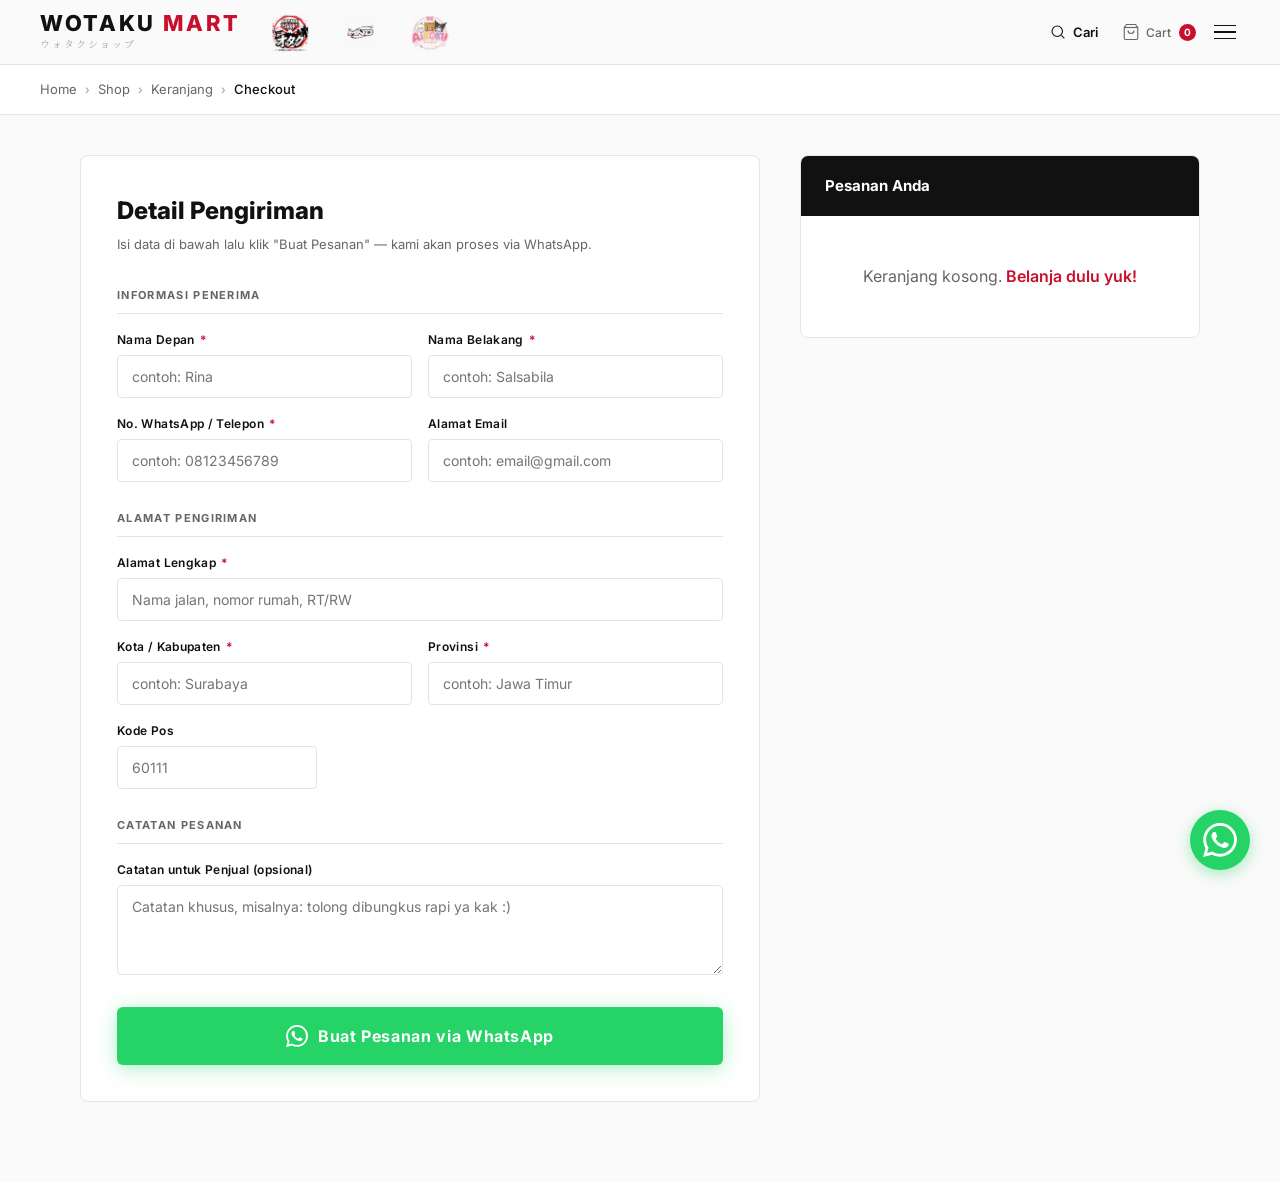
<file: checkout.html>
﻿<!DOCTYPE html>
<html lang="id">
<head>
  <meta charset="UTF-8" />
  <meta name="viewport" content="width=device-width, initial-scale=1.0" />
  <title>Checkout — WOTAKU SHOP</title>
  <meta name="description" content="Selesaikan pesanan Anda di WOTAKU SHOP. Isi data pengiriman dan buat pesanan via WhatsApp." />
  <link rel="stylesheet" href="css/style.css" />
  <link rel="stylesheet" href="css/cart.css" />
  <link rel="preconnect" href="https://fonts.googleapis.com" />
  <link rel="preconnect" href="https://fonts.gstatic.com" crossorigin />
</head>
<body class="checkout-page-body">

  <div class="menu-overlay" id="menuOverlay" role="dialog" aria-modal="true"></div>
  <nav class="mobile-menu" id="mobileMenu" aria-label="Mobile Navigation">
    <div class="mobile-menu-header">
      <div class="mobile-menu-logo">WOTAKU <span class="red">MART</span></div>
      <button class="close-menu-btn" id="closeMenuBtn" aria-label="Close menu">
        <svg viewBox="0 0 24 24" fill="none" stroke="currentColor" stroke-width="1.5"><path d="M6 18L18 6M6 6l12 12" /></svg>
      </button>
    </div>
    <div class="mobile-nav-links">
      <button class="search-btn mobile-search-btn" aria-label="Cari produk">
        <svg viewBox="0 0 24 24" fill="none" stroke="currentColor" stroke-width="1.5" width="20" height="20">
          <circle cx="11" cy="11" r="7" />
          <path d="M16.5 16.5l4 4" />
        </svg>
        <span class="search-label">Cari Produk</span>
      </button>
      <a href="shop.html#wotaku-section" class="mobile-logo-link"><img src="assets/images/logo_wotaku.webp" alt="Wotaku Shop" class="mobile-brand-logo" /><span class="nav-jp">ウォタクショップ</span></a>
      <a href="shop.html#mnd-section" class="mobile-logo-link"><img src="assets/images/logo_mnd.webp" alt="MND.ID" class="mobile-brand-logo" /><span class="nav-jp">エムエヌディー</span></a>
      <a href="shop.html#aikoku-section" class="mobile-logo-link"><img src="assets/images/logo_AIKOKU.webp" alt="Aikoku" class="mobile-brand-logo" /><span class="nav-jp">アイコク</span></a>
      <a href="index.html" class="mobile-nav-main">Home</a>
      <a href="shop.html" class="mobile-nav-main">Shop</a>
      <a href="contact.html" class="mobile-nav-main">Contact</a>
    </div>
  </nav>

  <header class="navbar" id="navbar">
    <div class="nav-container">
      <div class="nav-left">
        <a href="index.html" class="nav-logo" aria-label="WOTAKU SHOP Home">
          <div class="logo-brand">WOTAKU <span class="red">MART</span></div>
          <div class="logo-jp">ウォタクショップ</div>
        </a>
        <nav class="nav-links" aria-label="Main navigation">
          <a href="shop.html#wotaku-section" class="nav-logo-link"><img src="assets/images/logo_wotaku.webp" alt="Wotaku Shop" class="nav-brand-logo" /></a>
          <a href="shop.html#mnd-section" class="nav-logo-link"><img src="assets/images/logo_mnd.webp" alt="MND.ID" class="nav-brand-logo" /></a>
          <a href="shop.html#aikoku-section" class="nav-logo-link"><img src="assets/images/logo_AIKOKU.webp" alt="Aikoku" class="nav-brand-logo" /></a>
        </nav>
      </div>
      <div class="nav-right">
        <button class="search-btn" id="searchBtn" aria-label="Cari produk"><svg viewBox="0 0 24 24" fill="none" stroke="currentColor" stroke-width="1.5" width="18" height="18"><circle cx="11" cy="11" r="7"/><path d="M16.5 16.5l4 4"/></svg><span class="search-label">Cari</span></button>
        <button class="nav-icon-btn" aria-label="Shopping cart" id="cartBtn">
          <svg viewBox="0 0 24 24" fill="none" stroke="currentColor" stroke-width="1.5"><path d="M6 2L3 6v14a2 2 0 0 0 2 2h14a2 2 0 0 0 2-2V6l-3-4z"/><line x1="3" y1="6" x2="21" y2="6"/><path d="M16 10a4 4 0 0 1-8 0"/></svg>
          <span>Cart</span>
          <span class="cart-count">0</span>
        </button>
        <button class="hamburger-btn" id="hamburgerBtn" aria-label="Open menu" aria-expanded="false">
          <span></span><span></span><span></span>
        </button>
      </div>
    </div>
  </header>

  <nav class="cart-breadcrumb" aria-label="Breadcrumb">
    <div class="cart-breadcrumb-inner">
      <a href="index.html">Home</a><span class="sep">›</span>
      <a href="shop.html">Shop</a><span class="sep">›</span>
      <a href="cart.html">Keranjang</a><span class="sep">›</span>
      <span class="current">Checkout</span>
    </div>
  </nav>

  <div class="checkout-main" id="checkoutMain">

    <!-- LEFT: Form -->
    <div>
      <div class="checkout-form-card">
        <h1 class="checkout-form-title">Detail Pengiriman</h1>
        <p class="checkout-form-subtitle">Isi data di bawah lalu klik "Buat Pesanan" — kami akan proses via WhatsApp.</p>

        <form id="checkoutForm" novalidate>

          <div class="checkout-section-label">Informasi Penerima</div>
          <div class="form-row">
            <div class="form-group">
              <label class="form-label" for="firstName">Nama Depan <span class="required">*</span></label>
              <input class="form-input" type="text" id="firstName" name="firstName" placeholder="contoh: Rina" required autocomplete="given-name" />
            </div>
            <div class="form-group">
              <label class="form-label" for="lastName">Nama Belakang <span class="required">*</span></label>
              <input class="form-input" type="text" id="lastName" name="lastName" placeholder="contoh: Salsabila" required autocomplete="family-name" />
            </div>
          </div>
          <div class="form-row" style="margin-top:16px">
            <div class="form-group">
              <label class="form-label" for="phone">No. WhatsApp / Telepon <span class="required">*</span></label>
              <input class="form-input" type="tel" id="phone" name="phone" placeholder="contoh: 08123456789" required autocomplete="tel" />
            </div>
            <div class="form-group">
              <label class="form-label" for="email">Alamat Email</label>
              <input class="form-input" type="email" id="email" name="email" placeholder="contoh: email@gmail.com" autocomplete="email" />
            </div>
          </div>

          <div class="checkout-section-label">Alamat Pengiriman</div>
          <div class="form-group" style="margin-bottom:16px">
            <label class="form-label" for="address">Alamat Lengkap <span class="required">*</span></label>
            <input class="form-input" type="text" id="address" name="address" placeholder="Nama jalan, nomor rumah, RT/RW" required autocomplete="street-address" />
          </div>
          <div class="form-row">
            <div class="form-group">
              <label class="form-label" for="city">Kota / Kabupaten <span class="required">*</span></label>
              <input class="form-input" type="text" id="city" name="city" placeholder="contoh: Surabaya" required />
            </div>
            <div class="form-group">
              <label class="form-label" for="province">Provinsi <span class="required">*</span></label>
              <input class="form-input" type="text" id="province" name="province" placeholder="contoh: Jawa Timur" required />
            </div>
          </div>
          <div class="form-group" style="margin-top:16px; max-width:200px">
            <label class="form-label" for="zipCode">Kode Pos</label>
            <input class="form-input" type="text" id="zipCode" name="zipCode" placeholder="60111" maxlength="6" autocomplete="postal-code" />
          </div>

          <div class="checkout-section-label">Catatan Pesanan</div>
          <div class="form-group">
            <label class="form-label" for="notes">Catatan untuk Penjual (opsional)</label>
            <textarea class="form-textarea" id="notes" name="notes" placeholder="Catatan khusus, misalnya: tolong dibungkus rapi ya kak :)"></textarea>
          </div>

          <button type="submit" class="checkout-submit-btn" id="submitOrderBtn">
            <svg viewBox="0 0 24 24" fill="currentColor" width="22" height="22"><path d="M17.472 14.382c-.297-.149-1.758-.867-2.03-.967-.273-.099-.471-.148-.67.15-.197.297-.767.966-.94 1.164-.173.199-.347.223-.644.075-.297-.15-1.255-.463-2.39-1.475-.883-.788-1.48-1.761-1.653-2.059-.173-.297-.018-.458.13-.606.134-.133.298-.347.446-.52.149-.174.198-.298.298-.497.099-.198.05-.371-.025-.52-.075-.149-.669-1.612-.916-2.207-.242-.579-.487-.5-.669-.51a12.8 12.8 0 0 0-.57-.01c-.198 0-.52.074-.792.372-.272.297-1.04 1.016-1.04 2.479 0 1.462 1.065 2.875 1.213 3.074.149.198 2.096 3.2 5.077 4.487.709.306 1.262.489 1.694.625.712.227 1.36.195 1.871.118.571-.085 1.758-.719 2.006-1.413.248-.694.248-1.289.173-1.413-.074-.124-.272-.198-.57-.347m-5.421 7.403h-.004a9.87 9.87 0 0 1-5.031-1.378l-.361-.214-3.741.982.998-3.648-.235-.374a9.86 9.86 0 0 1-1.51-5.26c.001-5.45 4.436-9.884 9.888-9.884 2.64 0 5.122 1.03 6.988 2.898a9.825 9.825 0 0 1 2.893 6.994c-.003 5.45-4.437 9.884-9.885 9.884m8.413-18.297A11.815 11.815 0 0 0 12.05 0C5.495 0 .16 5.335.157 11.892c0 2.096.547 4.142 1.588 5.945L.057 24l6.305-1.654a11.882 11.882 0 0 0 5.683 1.448h.005c6.554 0 11.89-5.335 11.893-11.893a11.821 11.821 0 0 0-3.48-8.413Z"/></svg>
            Buat Pesanan via WhatsApp
          </button>

        </form>
      </div>
    </div>

    <!-- RIGHT: Order Summary -->
    <div>
      <div class="checkout-summary-card" id="orderSummary">
        <div class="checkout-summary-header">Pesanan Anda</div>
        <div class="checkout-summary-body" id="summaryBody">
          <!-- Rendered by JS -->
        </div>
      </div>
    </div>

  </div>

  <a href="https://wa.me/6281385811993" class="floating-wa" target="_blank" rel="noopener noreferrer" aria-label="Chat on WhatsApp">
    <svg viewBox="0 0 24 24" fill="currentColor"><path d="M17.472 14.382c-.297-.149-1.758-.867-2.03-.967-.273-.099-.471-.148-.67.15-.197.297-.767.966-.94 1.164-.173.199-.347.223-.644.075-.297-.15-1.255-.463-2.39-1.475-.883-.788-1.48-1.761-1.653-2.059-.173-.297-.018-.458.13-.606.134-.133.298-.347.446-.52.149-.174.198-.298.298-.497.099-.198.05-.371-.025-.52-.075-.149-.669-1.612-.916-2.207-.242-.579-.487-.5-.669-.51a12.8 12.8 0 0 0-.57-.01c-.198 0-.52.074-.792.372-.272.297-1.04 1.016-1.04 2.479 0 1.462 1.065 2.875 1.213 3.074.149.198 2.096 3.2 5.077 4.487.709.306 1.262.489 1.694.625.712.227 1.36.195 1.871.118.571-.085 1.758-.719 2.006-1.413.248-.694.248-1.289.173-1.413-.074-.124-.272-.198-.57-.347m-5.421 7.403h-.004a9.87 9.87 0 0 1-5.031-1.378l-.361-.214-3.741.982.998-3.648-.235-.374a9.86 9.86 0 0 1-1.51-5.26c.001-5.45 4.436-9.884 9.888-9.884 2.64 0 5.122 1.03 6.988 2.898a9.825 9.825 0 0 1 2.893 6.994c-.003 5.45-4.437 9.884-9.885 9.884m8.413-18.297A11.815 11.815 0 0 0 12.05 0C5.495 0 .16 5.335.157 11.892c0 2.096.547 4.142 1.588 5.945L.057 24l6.305-1.654a11.882 11.882 0 0 0 5.683 1.448h.005c6.554 0 11.89-5.335 11.893-11.893a11.821 11.821 0 0 0-3.48-8.413Z"/></svg>
  </a>

  <!-- Search Overlay -->
  <div class="search-overlay" id="searchOverlay" role="dialog" aria-modal="true" aria-label="Cari produk">
    <div class="search-box">
      <div class="search-input-row">
        <svg viewBox="0 0 24 24" fill="none" stroke="currentColor" stroke-width="1.5" width="20" height="20"><circle cx="11" cy="11" r="7"/><path d="M16.5 16.5l4 4"/></svg>
        <input class="search-input-field" id="searchInputField" type="text" placeholder="Cari produk, brand, kategori..." autocomplete="off" />
        <button class="search-close-btn" id="searchCloseBtn" aria-label="Tutup pencarian"><svg viewBox="0 0 24 24" fill="none" stroke="currentColor" stroke-width="2" width="14" height="14"><path d="M6 18L18 6M6 6l12 12"/></svg></button>
      </div>
      <div class="search-results" id="searchResults">
        <p class="search-hint">Produk populer</p>
      </div>
    </div>
  </div>
    <script src="js/cart.js"></script>
  <script src="js/product-data.js"></script>
  <script src="js/main.js"></script>
  <script>
  (function() {
    var summaryBody = document.getElementById('summaryBody');
    var form = document.getElementById('checkoutForm');

    function renderSummary() {
      var cart = WotakuCart.getCart();
      if (!cart.length) {
        summaryBody.innerHTML = '<p style="text-align:center;color:var(--text-secondary);padding:24px 0">Keranjang kosong. <a href="shop.html" style="color:var(--accent-red);font-weight:600">Belanja dulu yuk!</a></p>';
        return;
      }
      var itemsHTML = '';
      cart.forEach(function(item) {
        itemsHTML +=
          '<div class="checkout-item">' +
            '<img class="checkout-item-img" src="' + (item.image||'assets/images/prod_figure.webp') + '" alt="' + item.name + '" onerror="this.src=\'assets/images/prod_figure.webp\'" />' +
            '<div class="checkout-item-info">' +
              '<p class="checkout-item-name">' + item.name + '</p>' +
              '<p class="checkout-item-qty">' + (item.brand||'') + ' &times; ' + (item.quantity||1) + '</p>' +
            '</div>' +
            '<div class="checkout-item-price">' + WotakuCart.fmt(item.price * (item.quantity||1)) + '</div>' +
          '</div>';
      });
      var total = WotakuCart.getTotal();
      summaryBody.innerHTML =
        itemsHTML +
        '<hr class="checkout-summary-hr" />' +
        '<div class="checkout-summary-row"><span class="label">Subtotal</span><span class="value">' + WotakuCart.fmt(total) + '</span></div>' +
        '<div class="checkout-summary-row"><span class="label">Ongkos Kirim</span><span class="value" style="font-style:italic;color:var(--text-muted)">Dikonfirmasi via WA</span></div>' +
        '<div class="checkout-summary-row total"><span class="label">Total</span><span class="value">' + WotakuCart.fmt(total) + '</span></div>' +
        '<div class="checkout-payment-note">' +
          '<strong>Cara Pembayaran:</strong><br>' +
          'Transfer Bank / QRIS / COD (tergantung lokasi).<br>' +
          'Konfirmasi pembayaran setelah transfer ya kak 😊' +
        '</div>';
    }

    document.addEventListener('DOMContentLoaded', function() {
      renderSummary();

      if (form) {
        form.addEventListener('submit', function(e) {
          e.preventDefault();
          var cart = WotakuCart.getCart();
          if (!cart.length) { alert('Keranjang kosong!'); return; }

          var firstName = document.getElementById('firstName').value.trim();
          var lastName  = document.getElementById('lastName').value.trim();
          var phone     = document.getElementById('phone').value.trim();
          var email     = document.getElementById('email').value.trim();
          var address   = document.getElementById('address').value.trim();
          var city      = document.getElementById('city').value.trim();
          var province  = document.getElementById('province').value.trim();
          var zipCode   = document.getElementById('zipCode').value.trim();
          var notes     = document.getElementById('notes').value.trim();

          // Validate
          var errors = [];
          if (!firstName) errors.push('firstName');
          if (!lastName)  errors.push('lastName');
          if (!phone)     errors.push('phone');
          if (!address)   errors.push('address');
          if (!city)      errors.push('city');
          if (!province)  errors.push('province');

          document.querySelectorAll('.form-input').forEach(function(el) { el.classList.remove('error'); });
          if (errors.length) {
            errors.forEach(function(id) {
              var el = document.getElementById(id);
              if (el) el.classList.add('error');
            });
            document.getElementById(errors[0]).focus();
            return;
          }

          // Build WA message
          var itemLines = cart.map(function(item) {
            return '\u2022 ' + item.name + ' \u00d7' + (item.quantity||1) + ' \u2014 ' + WotakuCart.fmt(item.price * (item.quantity||1));
          }).join('\n');

          var total = WotakuCart.getTotal();
          var addressFull = address + ', ' + city + ', ' + province + (zipCode ? ' ' + zipCode : '');

          var msg =
            'Halo WOTAKU SHOP! \uD83D\uDC4B\n\n' +
            '\uD83D\uDCCB *PESANAN BARU*\n' +
            '\u2015\u2015\u2015\u2015\u2015\u2015\u2015\u2015\u2015\u2015\u2015\u2015\u2015\u2015\u2015\u2015\n' +
            itemLines + '\n' +
            '\u2015\u2015\u2015\u2015\u2015\u2015\u2015\u2015\u2015\u2015\u2015\u2015\u2015\u2015\u2015\u2015\n' +
            '\uD83D\uDCB0 *Total: ' + WotakuCart.fmt(total) + '*\n\n' +
            '\uD83D\uDC64 *DATA PENERIMA*\n' +
            'Nama: ' + firstName + ' ' + lastName + '\n' +
            'Telepon: ' + phone + '\n' +
            (email ? 'Email: ' + email + '\n' : '') +
            'Alamat: ' + addressFull + '\n' +
            (notes ? '\n\uD83D\uDCDD Catatan: ' + notes + '\n' : '') +
            '\nMohon konfirmasi ketersediaan dan biaya pengiriman ya kak, terima kasih! \uD83D\uDE4F';

          var waURL = 'https://wa.me/' + WotakuCart.WA_NUMBER + '?text=' + encodeURIComponent(msg);
          window.open(waURL, '_blank');
        });
      }
    });
  })();
  </script>
</body>
</html>
</file>
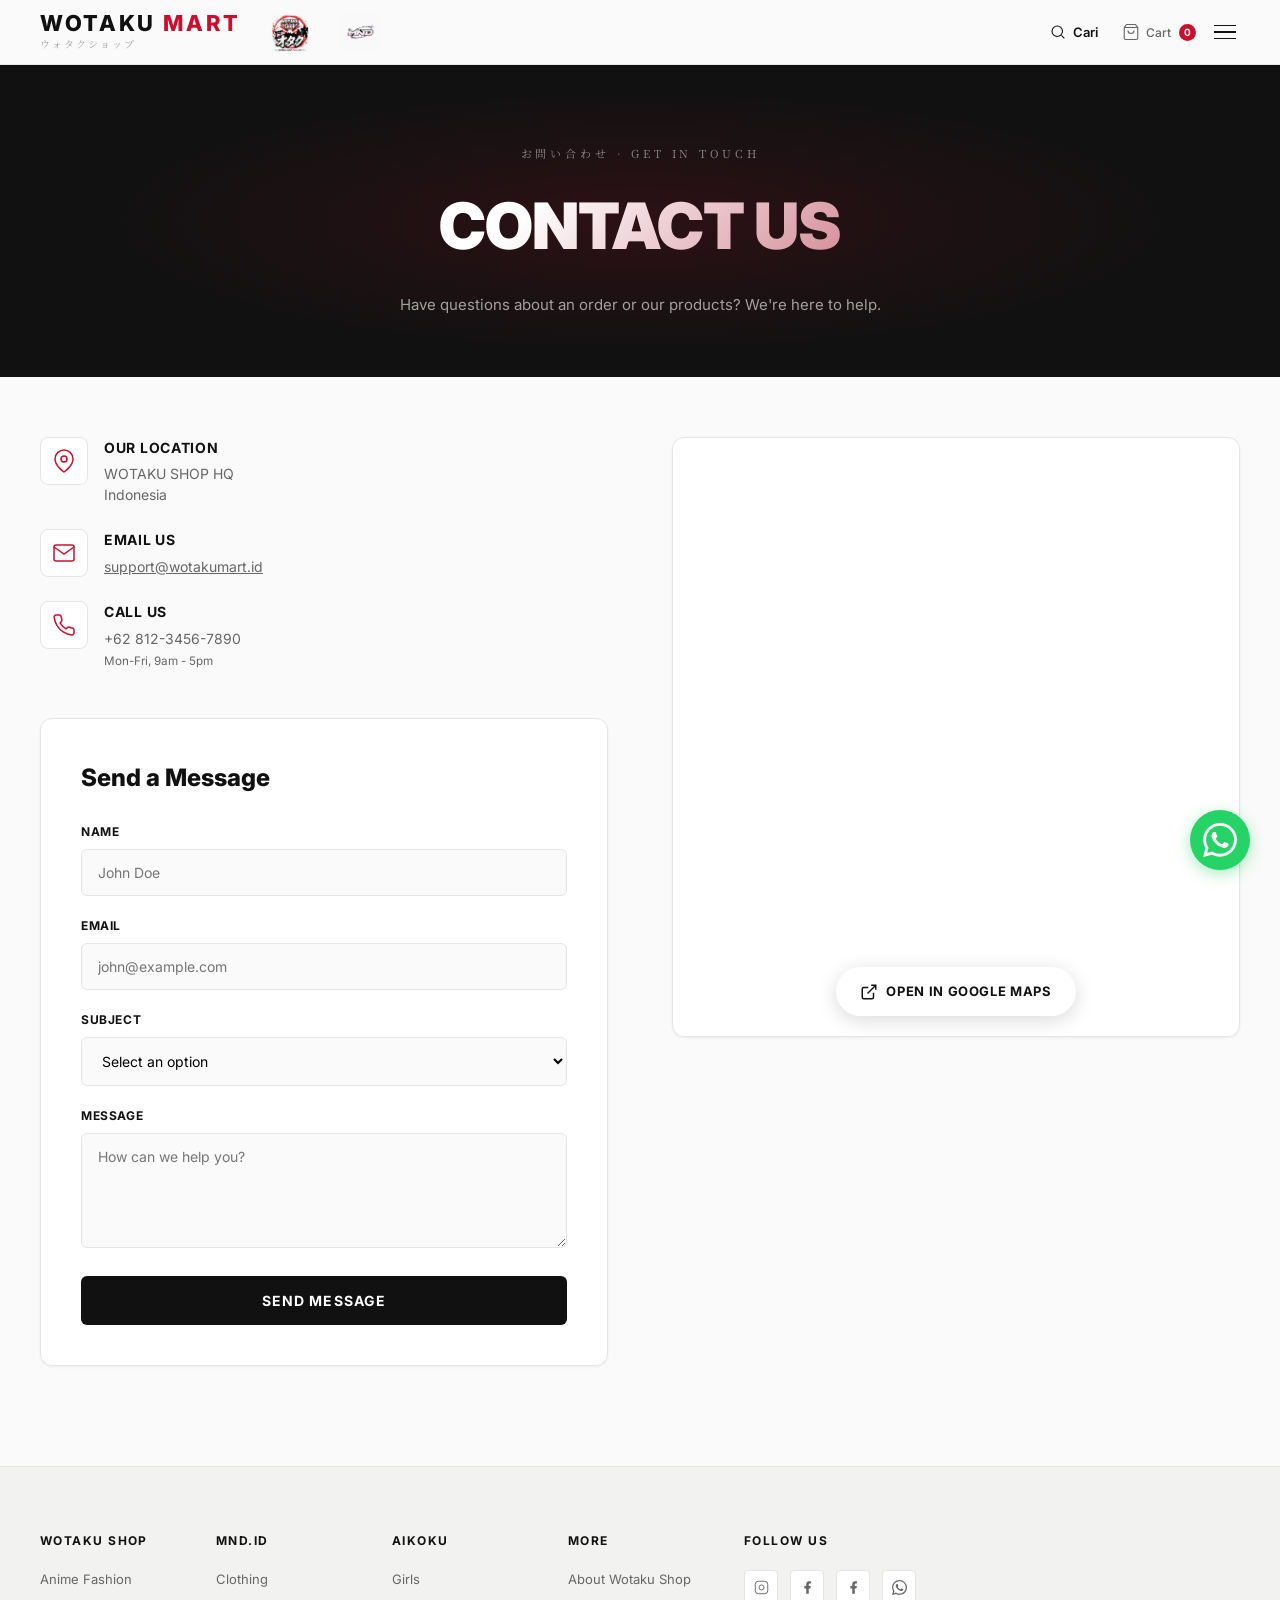
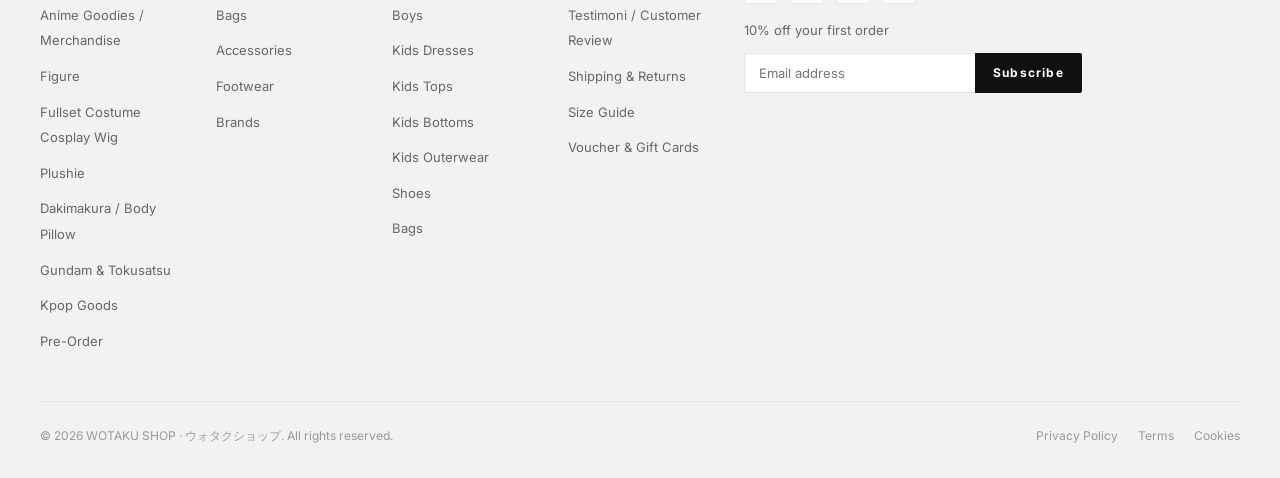
<file: contact.html>
﻿<!DOCTYPE html>
<html lang="id">

<head>
  <meta charset="UTF-8" />
  <meta name="viewport" content="width=device-width, initial-scale=1.0" />
  <title>Contact Us — WOTAKU SHOP | Japanese Merchandise & Fashion</title>
  <meta name="description"
    content="Get in touch with WOTAKU SHOP. We'd love to hear from you regarding our products, orders, or just to say hello." />
  <link rel="stylesheet" href="css/style.css" />
  <link rel="stylesheet" href="css/contact.css" />
  <link rel="preconnect" href="https://fonts.googleapis.com" />
  <link rel="preconnect" href="https://fonts.gstatic.com" crossorigin />
</head>

<body class="contact-page">

  <!-- Mobile Menu Overlay -->
  <div class="menu-overlay" id="menuOverlay" role="dialog" aria-modal="true" aria-label="Navigation Menu"></div>
  <nav class="mobile-menu" id="mobileMenu" aria-label="Mobile Navigation">
    <div class="mobile-menu-header">
      <div class="mobile-menu-logo">WOTAKU <span class="red">MART</span></div>
      <button class="close-menu-btn" id="closeMenuBtn" aria-label="Close menu">
        <svg viewBox="0 0 24 24" fill="none" stroke="currentColor" stroke-width="1.5">
          <path d="M6 18L18 6M6 6l12 12" />
        </svg>
      </button>
    </div>
    <div class="mobile-nav-links">
      <button class="search-btn mobile-search-btn" aria-label="Cari produk">
        <svg viewBox="0 0 24 24" fill="none" stroke="currentColor" stroke-width="1.5" width="20" height="20">
          <circle cx="11" cy="11" r="7" />
          <path d="M16.5 16.5l4 4" />
        </svg>
        <span class="search-label">Cari Produk</span>
      </button>
      <a href="index.html" class="mobile-logo-link">
        <img src="assets/images/logo_wotaku.webp" alt="Wotaku Shop" class="mobile-brand-logo" />
        <span class="nav-jp">ウォタクショップ</span>
      </a>
      <a href="shop.html#mnd-section" class="mobile-logo-link">
        <img src="assets/images/logo_mnd.webp" alt="MND.ID" class="mobile-brand-logo" />
        <span class="nav-jp">エムエヌディー</span>
      </a>
      <a href="index.html" class="mobile-nav-main">
        <svg viewBox="0 0 24 24" fill="none" stroke="currentColor" stroke-width="1.5" width="18" height="18">
          <path d="M3 9l9-7 9 7v11a2 2 0 0 1-2 2H5a2 2 0 0 1-2-2z" />
          <polyline points="9 22 9 12 15 12 15 22" />
        </svg>
        Home
      </a>
      <a href="shop.html" class="mobile-nav-main">
        <svg viewBox="0 0 24 24" fill="none" stroke="currentColor" stroke-width="1.5" width="18" height="18">
          <path d="M6 2L3 6v14a2 2 0 0 0 2 2h14a2 2 0 0 0 2-2V6l-3-4z" />
          <line x1="3" y1="6" x2="21" y2="6" />
          <path d="M16 10a4 4 0 0 1-8 0" />
        </svg>
        Shop
      </a>
      <a href="contact.html" class="mobile-nav-main active">
        <svg viewBox="0 0 24 24" fill="none" stroke="currentColor" stroke-width="1.5" width="18" height="18">
          <path d="M21 15a2 2 0 0 1-2 2H7l-4 4V5a2 2 0 0 1 2-2h14a2 2 0 0 1 2 2z" />
        </svg>
        Contact
      </a>
    </div>
  </nav>

  <!-- ═══ NAVBAR ═══ -->
  <header class="navbar" id="navbar">
    <div class="nav-container">
      <!-- Nav Left: Logo + Store logos -->
      <div class="nav-left">
        <a href="index.html" class="nav-logo" aria-label="WOTAKU SHOP Home">
          <div class="logo-brand">WOTAKU <span class="red">MART</span></div>
          <div class="logo-jp">ウォタクショップ</div>
        </a>
        <nav class="nav-links" aria-label="Main navigation">
          <a href="shop.html#wotaku-section" class="nav-logo-link">
            <img src="assets/images/logo_wotaku.webp" alt="Wotaku Shop" class="nav-brand-logo" />
          </a>
          <a href="shop.html#mnd-section" class="nav-logo-link">
            <img src="assets/images/logo_mnd.webp" alt="MND.ID" class="nav-brand-logo" />
          </a>
        </nav>
      </div>
      <!-- Nav Right: Cart + Hamburger -->
      <div class="nav-right">
        <button class="search-btn" id="searchBtn" aria-label="Cari produk"><svg viewBox="0 0 24 24" fill="none" stroke="currentColor" stroke-width="1.5" width="18" height="18"><circle cx="11" cy="11" r="7"/><path d="M16.5 16.5l4 4"/></svg><span class="search-label">Cari</span></button>
        <button class="nav-icon-btn" aria-label="Shopping cart" id="cartBtn">
          <svg viewBox="0 0 24 24" fill="none" stroke="currentColor" stroke-width="1.5">
            <path d="M6 2L3 6v14a2 2 0 0 0 2 2h14a2 2 0 0 0 2-2V6l-3-4z" />
            <line x1="3" y1="6" x2="21" y2="6" />
            <path d="M16 10a4 4 0 0 1-8 0" />
          </svg>
          <span>Cart</span>
          <span class="cart-count" aria-label="0 items">0</span>
        </button>
        <button class="hamburger-btn" id="hamburgerBtn" aria-label="Open menu" aria-expanded="false">
          <span></span><span></span><span></span>
        </button>
      </div>
    </div>
  </header>

  <!-- ═══ CONTACT HEADER ═══ -->
  <section class="contact-hero">
    <div class="contact-hero-inner">
      <p class="contact-hero-sub">お問い合わせ · Get in Touch</p>
      <h1 class="contact-hero-title">CONTACT US</h1>
      <p class="contact-hero-desc">Have questions about an order or our products? We're here to help.</p>
    </div>
  </section>

  <!-- ═══ CONTACT CONTENT ═══ -->
  <main class="contact-main">
    <div class="contact-layout">

      <!-- Left: Contact Info & Form -->
      <div class="contact-left">
        <div class="contact-info-blocks">
          <div class="info-block">
            <div class="info-icon">
              <svg viewBox="0 0 24 24" fill="none" stroke="currentColor" stroke-width="1.5"><path d="M21 10c0 7-9 13-9 13s-9-6-9-13a9 9 0 0 1 18 0z"></path><circle cx="12" cy="10" r="3"></circle></svg>
            </div>
            <div class="info-text">
              <h3>Our Location</h3>
              <p>WOTAKU SHOP HQ<br>Indonesia</p>
            </div>
          </div>
          <div class="info-block">
            <div class="info-icon">
              <svg viewBox="0 0 24 24" fill="none" stroke="currentColor" stroke-width="1.5"><path d="M4 4h16c1.1 0 2 .9 2 2v12c0 1.1-.9 2-2 2H4c-1.1 0-2-.9-2-2V6c0-1.1.9-2 2-2z"></path><polyline points="22,6 12,13 2,6"></polyline></svg>
            </div>
            <div class="info-text">
              <h3>Email Us</h3>
              <p><a href="mailto:support@wotakumart.id">support@wotakumart.id</a></p>
            </div>
          </div>
          <div class="info-block">
            <div class="info-icon">
              <svg viewBox="0 0 24 24" fill="none" stroke="currentColor" stroke-width="1.5"><path d="M22 16.92v3a2 2 0 0 1-2.18 2 19.79 19.79 0 0 1-8.63-3.07 19.5 19.5 0 0 1-6-6 19.79 19.79 0 0 1-3.07-8.67A2 2 0 0 1 4.11 2h3a2 2 0 0 1 2 1.72 12.84 12.84 0 0 0 .7 2.81 2 2 0 0 1-.45 2.11L8.09 9.91a16 16 0 0 0 6 6l1.27-1.27a2 2 0 0 1 2.11-.45 12.84 12.84 0 0 0 2.81.7A2 2 0 0 1 22 16.92z"></path></svg>
            </div>
            <div class="info-text">
              <h3>Call Us</h3>
              <p>+62 812-3456-7890<br><small>Mon-Fri, 9am - 5pm</small></p>
            </div>
          </div>
        </div>

        <div class="contact-form-wrap">
          <h2 class="form-title">Send a Message</h2>
          <form class="contact-form" id="contactForm">
            <div class="form-group">
              <label for="name">Name</label>
              <input type="text" id="name" required placeholder="John Doe" />
            </div>
            <div class="form-group">
              <label for="email">Email</label>
              <input type="email" id="email" required placeholder="john@example.com" />
            </div>
            <div class="form-group">
              <label for="subject">Subject</label>
              <select id="subject" required>
                <option value="" disabled selected>Select an option</option>
                <option value="order">Order Tracking</option>
                <option value="return">Returns & Exchanges</option>
                <option value="product">Product Question</option>
                <option value="other">Other</option>
              </select>
            </div>
            <div class="form-group">
              <label for="message">Message</label>
              <textarea id="message" rows="5" required placeholder="How can we help you?"></textarea>
            </div>
            <button type="submit" class="submit-btn">Send Message</button>
          </form>
        </div>
      </div>

      <!-- Right: Google Maps -->
      <div class="contact-right">
        <div class="map-container">
          <!-- Using standard iframe embed format without API key by generating a generic map for Indonesia -->
          <iframe 
            src="https://maps.google.com/maps?q=Indonesia&t=&z=5&ie=UTF8&iwloc=&output=embed" 
            width="100%" 
            height="100%" 
            style="border:0;" 
            allowfullscreen="" 
            loading="lazy" 
            referrerpolicy="no-referrer-when-downgrade"
            title="WOTAKU SHOP Location Map">
          </iframe>
          <div class="map-overlay-link">
            <a href="https://maps.app.goo.gl/nkdfUC6Drp21uVFG9" target="_blank" rel="noopener noreferrer" class="map-btn">
              <svg viewBox="0 0 24 24" fill="none" stroke="currentColor" stroke-width="2"><path d="M18 13v6a2 2 0 0 1-2 2H5a2 2 0 0 1-2-2V8a2 2 0 0 1 2-2h6"></path><polyline points="15 3 21 3 21 9"></polyline><line x1="10" y1="14" x2="21" y2="3"></line></svg>
              Open in Google Maps
            </a>
          </div>
        </div>
      </div>

    </div>
  </main>

  <!-- ═══ FOOTER ═══ -->
  <footer class="footer" aria-label="Site footer">
    <div class="footer-grid">
      <div>
        <h3 class="footer-col-title">Wotaku Shop</h3>
        <ul class="footer-links">
          <li><a href="shop.html#wotaku-section">Anime Fashion</a></li>
          <li><a href="shop.html#wotaku-section">Anime Goodies / Merchandise</a></li>
          <li><a href="shop.html#wotaku-section">Figure</a></li>
          <li><a href="shop.html#wotaku-section">Fullset Costume Cosplay Wig</a></li>
          <li><a href="shop.html#wotaku-section">Plushie</a></li>
          <li><a href="shop.html#wotaku-section">Dakimakura / Body Pillow</a></li>
          <li><a href="shop.html#wotaku-section">Gundam &amp; Tokusatsu</a></li>
          <li><a href="shop.html#wotaku-section">Kpop Goods</a></li>
          <li><a href="shop.html#wotaku-section">Pre-Order</a></li>
        </ul>
      </div>
      <div>
        <h3 class="footer-col-title">mnd.id</h3>
        <ul class="footer-links">
          <li><a href="shop.html#mnd-section">Clothing</a></li>
          <li><a href="shop.html#mnd-section">Bags</a></li>
          <li><a href="shop.html#mnd-section">Accessories</a></li>
          <li><a href="shop.html#mnd-section">Footwear</a></li>
          <li><a href="shop.html#mnd-section">Brands</a></li>
        </ul>
      </div>
      <div>
        <h3 class="footer-col-title">Aikoku</h3>
        <ul class="footer-links">
          <li><a href="shop.html#aikoku-section">Girls</a></li>
          <li><a href="shop.html#aikoku-section">Boys</a></li>
          <li><a href="shop.html#aikoku-section">Kids Dresses</a></li>
          <li><a href="shop.html#aikoku-section">Kids Tops</a></li>
          <li><a href="shop.html#aikoku-section">Kids Bottoms</a></li>
          <li><a href="shop.html#aikoku-section">Kids Outerwear</a></li>
          <li><a href="shop.html#aikoku-section">Shoes</a></li>
          <li><a href="shop.html#aikoku-section">Bags</a></li>
        </ul>
      </div>
      <div>
        <h3 class="footer-col-title">More</h3>
        <ul class="footer-links">
          <li><a href="#">About Wotaku Shop</a></li>
          <li><a href="testimoni.html">Testimoni / Customer Review</a></li>
          <li><a href="#">Shipping &amp; Returns</a></li>
          <li><a href="#">Size Guide</a></li>
          <li><a href="#">Voucher &amp; Gift Cards</a></li>
        </ul>
      </div>
      <div style="grid-column: span 2;">
        <h3 class="footer-col-title">Follow Us</h3>
        <div class="footer-socials" style="margin-bottom:16px;">
          <a href="https://www.instagram.com/mnd.shop_global/" target="_blank" rel="noopener noreferrer" class="social-btn" aria-label="Instagram"><svg viewBox="0 0 24 24" fill="none" stroke="currentColor" stroke-width="1.5"><rect x="2" y="2" width="20" height="20" rx="5"/><path d="M16 11.37A4 4 0 1 1 12.63 8 4 4 0 0 1 16 11.37z"/><line x1="17.5" y1="6.5" x2="17.51" y2="6.5"/></svg></a>
          <a href="https://www.facebook.com/profile.php?id=61590757362041" target="_blank" rel="noopener noreferrer" class="social-btn" aria-label="Facebook Wotaku Shop"><svg viewBox="0 0 24 24" fill="currentColor"><path d="M14 13.5h2.5l1-4H14v-2c0-1.03 0-2 2-2h1.5V2.14c-.326-.043-1.557-.14-2.857-.14C11.928 2 10 3.657 10 6.7v2.8H7v4h3V22h4v-8.5z"/></svg></a>
          <a href="https://www.facebook.com/profile.php?id=61590992671577" target="_blank" rel="noopener noreferrer" class="social-btn" aria-label="Facebook MND.ID"><svg viewBox="0 0 24 24" fill="currentColor"><path d="M14 13.5h2.5l1-4H14v-2c0-1.03 0-2 2-2h1.5V2.14c-.326-.043-1.557-.14-2.857-.14C11.928 2 10 3.657 10 6.7v2.8H7v4h3V22h4v-8.5z"/></svg></a>
          <a href="https://wa.me/6281385811993" target="_blank" rel="noopener noreferrer" class="social-btn" aria-label="WhatsApp"><svg viewBox="0 0 24 24" fill="currentColor"><path d="M17.472 14.382c-.297-.149-1.758-.867-2.03-.967-.273-.099-.471-.148-.67.15-.197.297-.767.966-.94 1.164-.173.199-.347.223-.644.075-.297-.15-1.255-.463-2.39-1.475-.883-.788-1.48-1.761-1.653-2.059-.173-.297-.018-.458.13-.606.134-.133.298-.347.446-.52.149-.174.198-.298.298-.497.099-.198.05-.371-.025-.52-.075-.149-.669-1.612-.916-2.207-.242-.579-.487-.5-.669-.51a12.8 12.8 0 0 0-.57-.01c-.198 0-.52.074-.792.372-.272.297-1.04 1.016-1.04 2.479 0 1.462 1.065 2.875 1.213 3.074.149.198 2.096 3.2 5.077 4.487.709.306 1.262.489 1.694.625.712.227 1.36.195 1.871.118.571-.085 1.758-.719 2.006-1.413.248-.694.248-1.289.173-1.413-.074-.124-.272-.198-.57-.347m-5.421 7.403h-.004a9.87 9.87 0 0 1-5.031-1.378l-.361-.214-3.741.982.998-3.648-.235-.374a9.86 9.86 0 0 1-1.51-5.26c.001-5.45 4.436-9.884 9.888-9.884 2.64 0 5.122 1.03 6.988 2.898a9.825 9.825 0 0 1 2.893 6.994c-.003 5.45-4.437 9.884-9.885 9.884m8.413-18.297A11.815 11.815 0 0 0 12.05 0C5.495 0 .16 5.335.157 11.892c0 2.096.547 4.142 1.588 5.945L.057 24l6.305-1.654a11.882 11.882 0 0 0 5.683 1.448h.005c6.554 0 11.89-5.335 11.893-11.893a11.821 11.821 0 0 0-3.48-8.413Z"/></svg></a>
        </div>
        <p style="font-size:13px;color:var(--text-secondary);margin-bottom:12px;">10% off your first order</p>
        <form class="newsletter-form" id="newsletterForm" novalidate>
          <input type="email" id="newsletterEmail" class="newsletter-input" placeholder="Email address" aria-label="Email address" />
          <button type="submit" class="newsletter-btn">Subscribe</button>
        </form>
      </div>
    </div>
    <div class="footer-bottom">
      <p>© 2026 WOTAKU SHOP · ウォタクショップ. All rights reserved.</p>
      <div class="footer-bottom-links">
        <a href="#">Privacy Policy</a>
        <a href="#">Terms</a>
        <a href="#">Cookies</a>
      </div>
    </div>
  </footer>

  <script src="js/product-data.js"></script>
  <script src="js/main.js"></script>
  <!-- Floating WhatsApp Button -->
  <a href="https://wa.me/6281385811993" class="floating-wa" target="_blank" rel="noopener noreferrer" aria-label="Chat on WhatsApp">
    <svg viewBox="0 0 24 24" fill="currentColor"><path d="M17.472 14.382c-.297-.149-1.758-.867-2.03-.967-.273-.099-.471-.148-.67.15-.197.297-.767.966-.94 1.164-.173.199-.347.223-.644.075-.297-.15-1.255-.463-2.39-1.475-.883-.788-1.48-1.761-1.653-2.059-.173-.297-.018-.458.13-.606.134-.133.298-.347.446-.52.149-.174.198-.298.298-.497.099-.198.05-.371-.025-.52-.075-.149-.669-1.612-.916-2.207-.242-.579-.487-.5-.669-.51a12.8 12.8 0 0 0-.57-.01c-.198 0-.52.074-.792.372-.272.297-1.04 1.016-1.04 2.479 0 1.462 1.065 2.875 1.213 3.074.149.198 2.096 3.2 5.077 4.487.709.306 1.262.489 1.694.625.712.227 1.36.195 1.871.118.571-.085 1.758-.719 2.006-1.413.248-.694.248-1.289.173-1.413-.074-.124-.272-.198-.57-.347m-5.421 7.403h-.004a9.87 9.87 0 0 1-5.031-1.378l-.361-.214-3.741.982.998-3.648-.235-.374a9.86 9.86 0 0 1-1.51-5.26c.001-5.45 4.436-9.884 9.888-9.884 2.64 0 5.122 1.03 6.988 2.898a9.825 9.825 0 0 1 2.893 6.994c-.003 5.45-4.437 9.884-9.885 9.884m8.413-18.297A11.815 11.815 0 0 0 12.05 0C5.495 0 .16 5.335.157 11.892c0 2.096.547 4.142 1.588 5.945L.057 24l6.305-1.654a11.882 11.882 0 0 0 5.683 1.448h.005c6.554 0 11.89-5.335 11.893-11.893a11.821 11.821 0 0 0-3.48-8.413Z"/></svg>
  </a>
</body>
</html>
</file>
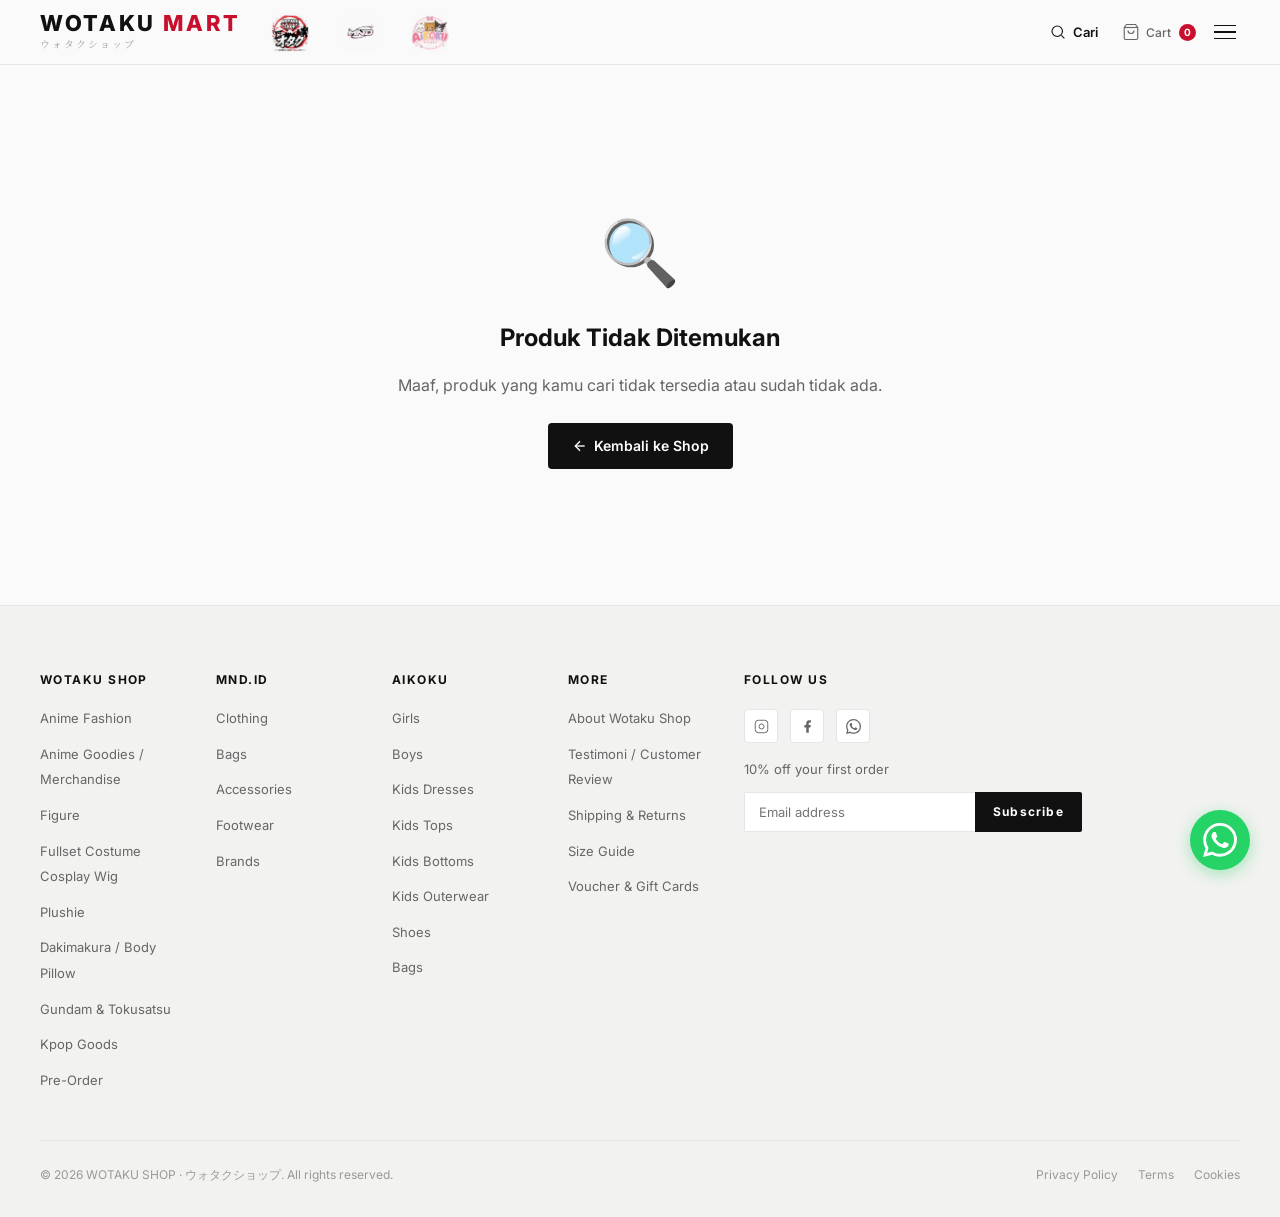
<file: product.html>
﻿<!DOCTYPE html>
<html lang="id">

<head>
  <meta charset="UTF-8" />
  <meta name="viewport" content="width=device-width, initial-scale=1.0" />
  <title id="pageTitle">Produk — WOTAKU SHOP</title>
  <meta name="description" content="Detail produk WOTAKU SHOP — Premium Japanese merchandise, anime figures, streetwear." />
  <link rel="stylesheet" href="css/style.css" />
  <link rel="stylesheet" href="css/product.css" />
  <link rel="preconnect" href="https://fonts.googleapis.com" />
  <link rel="preconnect" href="https://fonts.gstatic.com" crossorigin />
</head>

<body class="product-page">

  <!-- Mobile Menu Overlay -->
  <div class="menu-overlay" id="menuOverlay" role="dialog" aria-modal="true" aria-label="Navigation Menu"></div>
  <nav class="mobile-menu" id="mobileMenu" aria-label="Mobile Navigation">
    <div class="mobile-menu-header">
      <div class="mobile-menu-logo">WOTAKU <span class="red">MART</span></div>
      <button class="close-menu-btn" id="closeMenuBtn" aria-label="Close menu">
        <svg viewBox="0 0 24 24" fill="none" stroke="currentColor" stroke-width="1.5">
          <path d="M6 18L18 6M6 6l12 12" />
        </svg>
      </button>
    </div>
    <div class="mobile-nav-links">
      <button class="search-btn mobile-search-btn" aria-label="Cari produk">
        <svg viewBox="0 0 24 24" fill="none" stroke="currentColor" stroke-width="1.5" width="20" height="20">
          <circle cx="11" cy="11" r="7" />
          <path d="M16.5 16.5l4 4" />
        </svg>
        <span class="search-label">Cari Produk</span>
      </button>
      <a href="shop.html#wotaku-section" class="mobile-logo-link">
        <img src="assets/images/logo_wotaku.webp" alt="Wotaku Shop" class="mobile-brand-logo" />
        <span class="nav-jp">ウォタクショップ</span>
      </a>
      <a href="shop.html#mnd-section" class="mobile-logo-link">
        <img src="assets/images/logo_mnd.webp" alt="MND.ID" class="mobile-brand-logo" />
        <span class="nav-jp">エムエヌディー</span>
      </a>
      <a href="shop.html#aikoku-section" class="mobile-logo-link">
        <img src="assets/images/logo_AIKOKU.webp" alt="Aikoku" class="mobile-brand-logo" />
        <span class="nav-jp">アイコク</span>
      </a>
      <a href="index.html" class="mobile-nav-main">
        <svg viewBox="0 0 24 24" fill="none" stroke="currentColor" stroke-width="1.5" width="18" height="18"><path d="M3 9l9-7 9 7v11a2 2 0 0 1-2 2H5a2 2 0 0 1-2-2z"/><polyline points="9 22 9 12 15 12 15 22"/></svg>
        Home
      </a>
      <a href="shop.html" class="mobile-nav-main">
        <svg viewBox="0 0 24 24" fill="none" stroke="currentColor" stroke-width="1.5" width="18" height="18"><path d="M6 2L3 6v14a2 2 0 0 0 2 2h14a2 2 0 0 0 2-2V6l-3-4z"/><line x1="3" y1="6" x2="21" y2="6"/><path d="M16 10a4 4 0 0 1-8 0"/></svg>
        Shop
      </a>
      <a href="contact.html" class="mobile-nav-main">
        <svg viewBox="0 0 24 24" fill="none" stroke="currentColor" stroke-width="1.5" width="18" height="18"><path d="M21 15a2 2 0 0 1-2 2H7l-4 4V5a2 2 0 0 1 2-2h14a2 2 0 0 1 2 2z"/></svg>
        Contact
      </a>
    </div>
  </nav>

  <!-- ═══ NAVBAR ═══ -->
  <header class="navbar" id="navbar">
    <div class="nav-container">
      <!-- Nav Left: Logo + Store logos -->
      <div class="nav-left">
        <a href="index.html" class="nav-logo" aria-label="WOTAKU SHOP Home">
          <div class="logo-brand">WOTAKU <span class="red">MART</span></div>
          <div class="logo-jp">ウォタクショップ</div>
        </a>
        <nav class="nav-links" aria-label="Main navigation">
          <a href="shop.html#wotaku-section" class="nav-logo-link">
            <img src="assets/images/logo_wotaku.webp" alt="Wotaku Shop" class="nav-brand-logo" />
          </a>
          <a href="shop.html#mnd-section" class="nav-logo-link">
            <img src="assets/images/logo_mnd.webp" alt="MND.ID" class="nav-brand-logo" />
          </a>
          <a href="shop.html#aikoku-section" class="nav-logo-link">
            <img src="assets/images/logo_AIKOKU.webp" alt="Aikoku" class="nav-brand-logo" />
          </a>
        </nav>
      </div>

      <!-- Nav Right: Cart + Hamburger -->
      <div class="nav-right">
        <button class="search-btn" id="searchBtn" aria-label="Cari produk"><svg viewBox="0 0 24 24" fill="none" stroke="currentColor" stroke-width="1.5" width="18" height="18"><circle cx="11" cy="11" r="7"/><path d="M16.5 16.5l4 4"/></svg><span class="search-label">Cari</span></button>
        <button class="nav-icon-btn" aria-label="Shopping cart" id="cartBtn">
          <svg viewBox="0 0 24 24" fill="none" stroke="currentColor" stroke-width="1.5">
            <path d="M6 2L3 6v14a2 2 0 0 0 2 2h14a2 2 0 0 0 2-2V6l-3-4z" />
            <line x1="3" y1="6" x2="21" y2="6" />
            <path d="M16 10a4 4 0 0 1-8 0" />
          </svg>
          <span>Cart</span>
          <span class="cart-count" aria-label="0 items">0</span>
        </button>
        <button class="hamburger-btn" id="hamburgerBtn" aria-label="Open menu" aria-expanded="false">
          <span></span><span></span><span></span>
        </button>
      </div>
    </div>
  </header>

  <!-- ═══ MAIN CONTENT ═══ -->
  <main id="pdMain">

    <!-- Breadcrumb -->
    <nav class="pd-breadcrumb" aria-label="Breadcrumb">
      <div class="pd-breadcrumb-inner">
        <a href="index.html">Home</a>
        <span class="pd-bc-sep">›</span>
        <a href="shop.html">Shop</a>
        <span class="pd-bc-sep">›</span>
        <a href="shop.html" id="bcStore">-</a>
        <span class="pd-bc-sep">›</span>
        <span id="bcProduct" class="pd-bc-current">-</span>
      </div>
    </nav>

    <!-- ═══ PRODUCT SECTION ═══ -->
    <section class="pd-section">
      <div class="pd-container">

        <!-- ── Gallery ── -->
        <div class="pd-gallery">
          <div class="pd-main-wrap">
            <img id="pdMainImg" src="" alt="" class="pd-main-img" />
            <span class="pd-img-badge" id="pdImgBadge"></span>
          </div>
          <div class="pd-thumbs" id="pdThumbs">
            <!-- Generated by product.js -->
          </div>
        </div>

        <!-- ── Info Panel ── -->
        <div class="pd-info">

          <!-- Store badge -->
          <div class="pd-store-tag">
            <img id="pdBrandLogo" src="" alt="" class="pd-brand-logo-sm" />
            <span id="pdBrand" class="pd-brand-text">-</span>
            <span class="pd-dot">·</span>
            <span id="pdCat" class="pd-cat-text">-</span>
          </div>

          <!-- Name -->
          <h1 class="pd-name" id="pdName">Loading…</h1>

          <!-- Rating -->
          <div class="pd-rating-row">
            <div class="pd-stars" id="pdStars">★★★★★</div>
            <span class="pd-rating-val" id="pdRatingVal">-</span>
            <span class="pd-rating-count" id="pdRatingCount">(-)</span>
          </div>

          <!-- Price -->
          <div class="pd-price-row">
            <span class="pd-price-main" id="pdPriceMain">-</span>
            <span class="pd-price-orig" id="pdPriceOrig"></span>
            <span class="pd-price-badge" id="pdPriceBadge"></span>
          </div>

          <div class="pd-hr"></div>

          <!-- Marketplace Platforms -->
          <div class="pd-platforms-section">
            <p class="pd-section-label">🛒 Beli di Marketplace</p>
            <div class="pd-platform-grid" id="pdPlatformGrid">
              <!-- Generated by product.js -->
            </div>
          </div>

          <div class="pd-hr"></div>

          <!-- WhatsApp Order -->
          <div class="pd-wa-section">
            <p class="pd-section-label">💬 Order Langsung via WhatsApp</p>
            <a id="pdWaBtn" href="#" class="pd-wa-btn" target="_blank" rel="noopener noreferrer" aria-label="Order via WhatsApp">
              <svg viewBox="0 0 24 24" fill="currentColor" width="22" height="22">
                <path d="M17.472 14.382c-.297-.149-1.758-.867-2.03-.967-.273-.099-.471-.148-.67.15-.197.297-.767.966-.94 1.164-.173.199-.347.223-.644.075-.297-.15-1.255-.463-2.39-1.475-.883-.788-1.48-1.761-1.653-2.059-.173-.297-.018-.458.13-.606.134-.133.298-.347.446-.52.149-.174.198-.298.298-.497.099-.198.05-.371-.025-.52-.075-.149-.669-1.612-.916-2.207-.242-.579-.487-.5-.669-.51a12.8 12.8 0 0 0-.57-.01c-.198 0-.52.074-.792.372-.272.297-1.04 1.016-1.04 2.479 0 1.462 1.065 2.875 1.213 3.074.149.198 2.096 3.2 5.077 4.487.709.306 1.262.489 1.694.625.712.227 1.36.195 1.871.118.571-.085 1.758-.719 2.006-1.413.248-.694.248-1.289.173-1.413-.074-.124-.272-.198-.57-.347m-5.421 7.403h-.004a9.87 9.87 0 0 1-5.031-1.378l-.361-.214-3.741.982.998-3.648-.235-.374a9.86 9.86 0 0 1-1.51-5.26c.001-5.45 4.436-9.884 9.888-9.884 2.64 0 5.122 1.03 6.988 2.898a9.825 9.825 0 0 1 2.893 6.994c-.003 5.45-4.437 9.884-9.885 9.884m8.413-18.297A11.815 11.815 0 0 0 12.05 0C5.495 0 .16 5.335.157 11.892c0 2.096.547 4.142 1.588 5.945L.057 24l6.305-1.654a11.882 11.882 0 0 0 5.683 1.448h.005c6.554 0 11.89-5.335 11.893-11.893a11.821 11.821 0 0 0-3.48-8.413Z"/>
              </svg>
              Order via WhatsApp
            </a>
            <p class="pd-wa-note">Klik untuk chat langsung — kami siap membantu proses pemesanan kamu 😊</p>
          </div>

          <!-- Add to Cart Button -->
          <button class="pd-cart-btn" id="pdAddToCartBtn" aria-label="Add to cart">
            <svg viewBox="0 0 24 24" fill="none" stroke="currentColor" stroke-width="2" width="20" height="20" style="position:relative;z-index:1">
              <path d="M6 2L3 6v14a2 2 0 0 0 2 2h14a2 2 0 0 0 2-2V6l-3-4z"/>
              <line x1="3" y1="6" x2="21" y2="6"/>
              <path d="M16 10a4 4 0 0 1-8 0"/>
            </svg>
            <span>Tambah ke Keranjang</span>
          </button>

          <!-- Trust Badges -->
          <div class="pd-trust-row">
            <div class="pd-trust-item"><span>✓</span> Produk Asli & Original</div>
            <div class="pd-trust-item"><span>✓</span> Pengiriman Cepat & Aman</div>
            <div class="pd-trust-item"><span>✓</span> Garansi Retur 7 Hari</div>
          </div>

        </div><!-- /pd-info -->
      </div><!-- /pd-container -->
    </section>

    <!-- ═══ TABS: Description / Specs / Reviews ═══ -->
    <section class="pd-tabs-section">
      <div class="pd-tabs-container">

        <!-- Tab Navigation -->
        <div class="pd-tab-nav" role="tablist">
          <button class="pd-tab-btn active" role="tab" data-tab="description" aria-selected="true" id="tab-btn-description">
            Deskripsi
          </button>
          <button class="pd-tab-btn" role="tab" data-tab="specs" aria-selected="false" id="tab-btn-specs">
            Spesifikasi
          </button>
          <button class="pd-tab-btn" role="tab" data-tab="reviews" aria-selected="false" id="tab-btn-reviews">
            Ulasan <span class="pd-tab-count" id="pdTabCount">(0)</span>
          </button>
        </div>

        <!-- Tab Panels -->
        <div class="pd-tab-panels">
          <!-- Description -->
          <div class="pd-tab-panel active" id="tab-description" role="tabpanel" aria-labelledby="tab-btn-description">
            <div id="pdDescription" class="pd-desc-content">
              <p>Memuat deskripsi produk…</p>
            </div>
          </div>

          <!-- Specifications -->
          <div class="pd-tab-panel" id="tab-specs" role="tabpanel" aria-labelledby="tab-btn-specs">
            <table class="pd-specs-table" id="pdSpecsTable"></table>
          </div>

          <!-- Reviews -->
          <div class="pd-tab-panel" id="tab-reviews" role="tabpanel" aria-labelledby="tab-btn-reviews">
            <div class="pd-reviews-summary" id="pdReviewsSummary"></div>
            <div class="pd-reviews-list" id="pdReviewsList"></div>
          </div>
        </div>

      </div>
    </section>

    <!-- ═══ RELATED PRODUCTS ═══ -->
    <section class="pd-related-section" aria-label="Produk Terkait">
      <div class="pd-related-container">
        <div class="pd-related-header">
          <h2 class="pd-related-title">Produk Terkait</h2>
          <p class="pd-related-sub">関連商品 · Kamu mungkin juga suka ini</p>
        </div>
        <div class="pd-related-grid" id="pdRelatedGrid">
          <!-- Generated by product.js -->
        </div>
      </div>
    </section>

  </main><!-- /pdMain -->

  <!-- ═══ FOOTER ═══ -->
  <footer class="footer" aria-label="Site footer">
    <div class="footer-grid">
      <div>
        <h3 class="footer-col-title">Wotaku Shop</h3>
        <ul class="footer-links">
          <li><a href="shop.html#wotaku-section">Anime Fashion</a></li>
          <li><a href="shop.html#wotaku-section">Anime Goodies / Merchandise</a></li>
          <li><a href="shop.html#wotaku-section">Figure</a></li>
          <li><a href="shop.html#wotaku-section">Fullset Costume Cosplay Wig</a></li>
          <li><a href="shop.html#wotaku-section">Plushie</a></li>
          <li><a href="shop.html#wotaku-section">Dakimakura / Body Pillow</a></li>
          <li><a href="shop.html#wotaku-section">Gundam &amp; Tokusatsu</a></li>
          <li><a href="shop.html#wotaku-section">Kpop Goods</a></li>
          <li><a href="shop.html#wotaku-section">Pre-Order</a></li>
        </ul>
      </div>
      <div>
        <h3 class="footer-col-title">mnd.id</h3>
        <ul class="footer-links">
          <li><a href="shop.html#mnd-section">Clothing</a></li>
          <li><a href="shop.html#mnd-section">Bags</a></li>
          <li><a href="shop.html#mnd-section">Accessories</a></li>
          <li><a href="shop.html#mnd-section">Footwear</a></li>
          <li><a href="shop.html#mnd-section">Brands</a></li>
        </ul>
      </div>
      <div>
        <h3 class="footer-col-title">Aikoku</h3>
        <ul class="footer-links">
          <li><a href="shop.html#aikoku-section">Girls</a></li>
          <li><a href="shop.html#aikoku-section">Boys</a></li>
          <li><a href="shop.html#aikoku-section">Kids Dresses</a></li>
          <li><a href="shop.html#aikoku-section">Kids Tops</a></li>
          <li><a href="shop.html#aikoku-section">Kids Bottoms</a></li>
          <li><a href="shop.html#aikoku-section">Kids Outerwear</a></li>
          <li><a href="shop.html#aikoku-section">Shoes</a></li>
          <li><a href="shop.html#aikoku-section">Bags</a></li>
        </ul>
      </div>
      <div>
        <h3 class="footer-col-title">More</h3>
        <ul class="footer-links">
          <li><a href="#">About Wotaku Shop</a></li>
          <li><a href="testimoni.html">Testimoni / Customer Review</a></li>
          <li><a href="#">Shipping &amp; Returns</a></li>
          <li><a href="#">Size Guide</a></li>
          <li><a href="#">Voucher &amp; Gift Cards</a></li>
        </ul>
      </div>
      <div style="grid-column: span 2;">
        <h3 class="footer-col-title">Follow Us</h3>
        <div class="footer-socials" style="margin-bottom:16px;">
          <a href="https://www.instagram.com/mnd.shop_global/" target="_blank" rel="noopener noreferrer" class="social-btn" aria-label="Instagram"><svg viewBox="0 0 24 24" fill="none" stroke="currentColor" stroke-width="1.5"><rect x="2" y="2" width="20" height="20" rx="5"/><path d="M16 11.37A4 4 0 1 1 12.63 8 4 4 0 0 1 16 11.37z"/><line x1="17.5" y1="6.5" x2="17.51" y2="6.5"/></svg></a>
          <a href="https://www.facebook.com/profile.php?id=61590757362041" target="_blank" rel="noopener noreferrer" class="social-btn" aria-label="Facebook Wotaku Shop"><svg viewBox="0 0 24 24" fill="currentColor"><path d="M14 13.5h2.5l1-4H14v-2c0-1.03 0-2 2-2h1.5V2.14c-.326-.043-1.557-.14-2.857-.14C11.928 2 10 3.657 10 6.7v2.8H7v4h3V22h4v-8.5z"/></svg></a>
          <a href="https://wa.me/6281385811993" target="_blank" rel="noopener noreferrer" class="social-btn" aria-label="WhatsApp"><svg viewBox="0 0 24 24" fill="currentColor"><path d="M17.472 14.382c-.297-.149-1.758-.867-2.03-.967-.273-.099-.471-.148-.67.15-.197.297-.767.966-.94 1.164-.173.199-.347.223-.644.075-.297-.15-1.255-.463-2.39-1.475-.883-.788-1.48-1.761-1.653-2.059-.173-.297-.018-.458.13-.606.134-.133.298-.347.446-.52.149-.174.198-.298.298-.497.099-.198.05-.371-.025-.52-.075-.149-.669-1.612-.916-2.207-.242-.579-.487-.5-.669-.51a12.8 12.8 0 0 0-.57-.01c-.198 0-.52.074-.792.372-.272.297-1.04 1.016-1.04 2.479 0 1.462 1.065 2.875 1.213 3.074.149.198 2.096 3.2 5.077 4.487.709.306 1.262.489 1.694.625.712.227 1.36.195 1.871.118.571-.085 1.758-.719 2.006-1.413.248-.694.248-1.289.173-1.413-.074-.124-.272-.198-.57-.347m-5.421 7.403h-.004a9.87 9.87 0 0 1-5.031-1.378l-.361-.214-3.741.982.998-3.648-.235-.374a9.86 9.86 0 0 1-1.51-5.26c.001-5.45 4.436-9.884 9.888-9.884 2.64 0 5.122 1.03 6.988 2.898a9.825 9.825 0 0 1 2.893 6.994c-.003 5.45-4.437 9.884-9.885 9.884m8.413-18.297A11.815 11.815 0 0 0 12.05 0C5.495 0 .16 5.335.157 11.892c0 2.096.547 4.142 1.588 5.945L.057 24l6.305-1.654a11.882 11.882 0 0 0 5.683 1.448h.005c6.554 0 11.89-5.335 11.893-11.893a11.821 11.821 0 0 0-3.48-8.413Z"/></svg></a>
        </div>
        <p style="font-size:13px;color:var(--text-secondary);margin-bottom:12px;">10% off your first order</p>
        <form class="newsletter-form" id="newsletterForm" novalidate>
          <input type="email" id="newsletterEmail" class="newsletter-input" placeholder="Email address" aria-label="Email address" />
          <button type="submit" class="newsletter-btn">Subscribe</button>
        </form>
      </div>
    </div>
    <div class="footer-bottom">
      <p>© 2026 WOTAKU SHOP · ウォタクショップ. All rights reserved.</p>
      <div class="footer-bottom-links">
        <a href="#">Privacy Policy</a>
        <a href="#">Terms</a>
        <a href="#">Cookies</a>
      </div>
    </div>
  </footer>

  <!-- Floating WhatsApp Button -->
  <a href="https://wa.me/6281385811993" class="floating-wa" target="_blank" rel="noopener noreferrer" aria-label="Chat on WhatsApp">
    <svg viewBox="0 0 24 24" fill="currentColor"><path d="M17.472 14.382c-.297-.149-1.758-.867-2.03-.967-.273-.099-.471-.148-.67.15-.197.297-.767.966-.94 1.164-.173.199-.347.223-.644.075-.297-.15-1.255-.463-2.39-1.475-.883-.788-1.48-1.761-1.653-2.059-.173-.297-.018-.458.13-.606.134-.133.298-.347.446-.52.149-.174.198-.298.298-.497.099-.198.05-.371-.025-.52-.075-.149-.669-1.612-.916-2.207-.242-.579-.487-.5-.669-.51a12.8 12.8 0 0 0-.57-.01c-.198 0-.52.074-.792.372-.272.297-1.04 1.016-1.04 2.479 0 1.462 1.065 2.875 1.213 3.074.149.198 2.096 3.2 5.077 4.487.709.306 1.262.489 1.694.625.712.227 1.36.195 1.871.118.571-.085 1.758-.719 2.006-1.413.248-.694.248-1.289.173-1.413-.074-.124-.272-.198-.57-.347m-5.421 7.403h-.004a9.87 9.87 0 0 1-5.031-1.378l-.361-.214-3.741.982.998-3.648-.235-.374a9.86 9.86 0 0 1-1.51-5.26c.001-5.45 4.436-9.884 9.888-9.884 2.64 0 5.122 1.03 6.988 2.898a9.825 9.825 0 0 1 2.893 6.994c-.003 5.45-4.437 9.884-9.885 9.884m8.413-18.297A11.815 11.815 0 0 0 12.05 0C5.495 0 .16 5.335.157 11.892c0 2.096.547 4.142 1.588 5.945L.057 24l6.305-1.654a11.882 11.882 0 0 0 5.683 1.448h.005c6.554 0 11.89-5.335 11.893-11.893a11.821 11.821 0 0 0-3.48-8.413Z"/></svg>
  </a>

  <!-- Search Overlay -->
  <div class="search-overlay" id="searchOverlay" role="dialog" aria-modal="true" aria-label="Cari produk">
    <div class="search-box">
      <div class="search-input-row">
        <svg viewBox="0 0 24 24" fill="none" stroke="currentColor" stroke-width="1.5" width="20" height="20"><circle cx="11" cy="11" r="7"/><path d="M16.5 16.5l4 4"/></svg>
        <input class="search-input-field" id="searchInputField" type="text" placeholder="Cari produk, brand, kategori..." autocomplete="off" />
        <button class="search-close-btn" id="searchCloseBtn" aria-label="Tutup pencarian"><svg viewBox="0 0 24 24" fill="none" stroke="currentColor" stroke-width="2" width="14" height="14"><path d="M6 18L18 6M6 6l12 12"/></svg></button>
      </div>
      <div class="search-results" id="searchResults">
        <p class="search-hint">Produk populer</p>
      </div>
    </div>
  </div>
    <script src="js/cart.js"></script>
  <script src="js/product-data.js"></script>
  <script src="js/product.js"></script>
  <script src="js/main.js"></script>

</body>
</html>
</file>
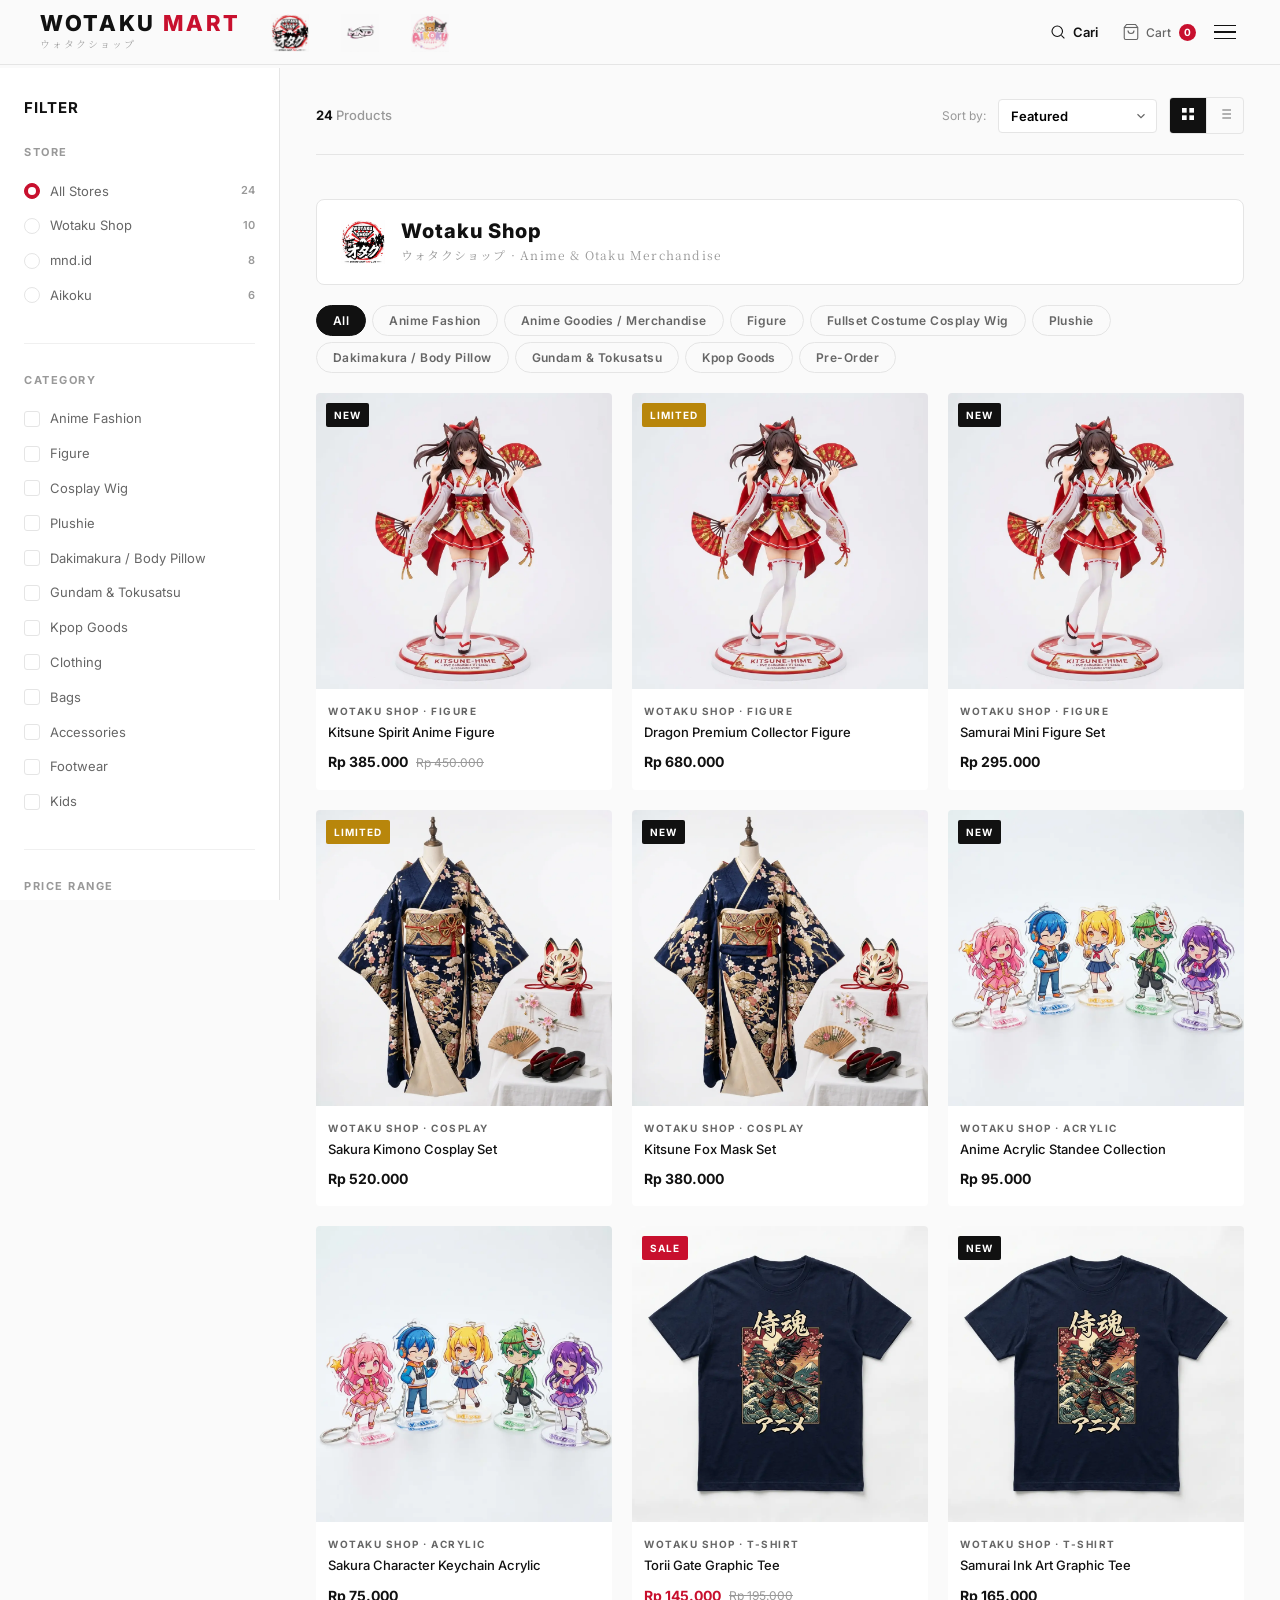
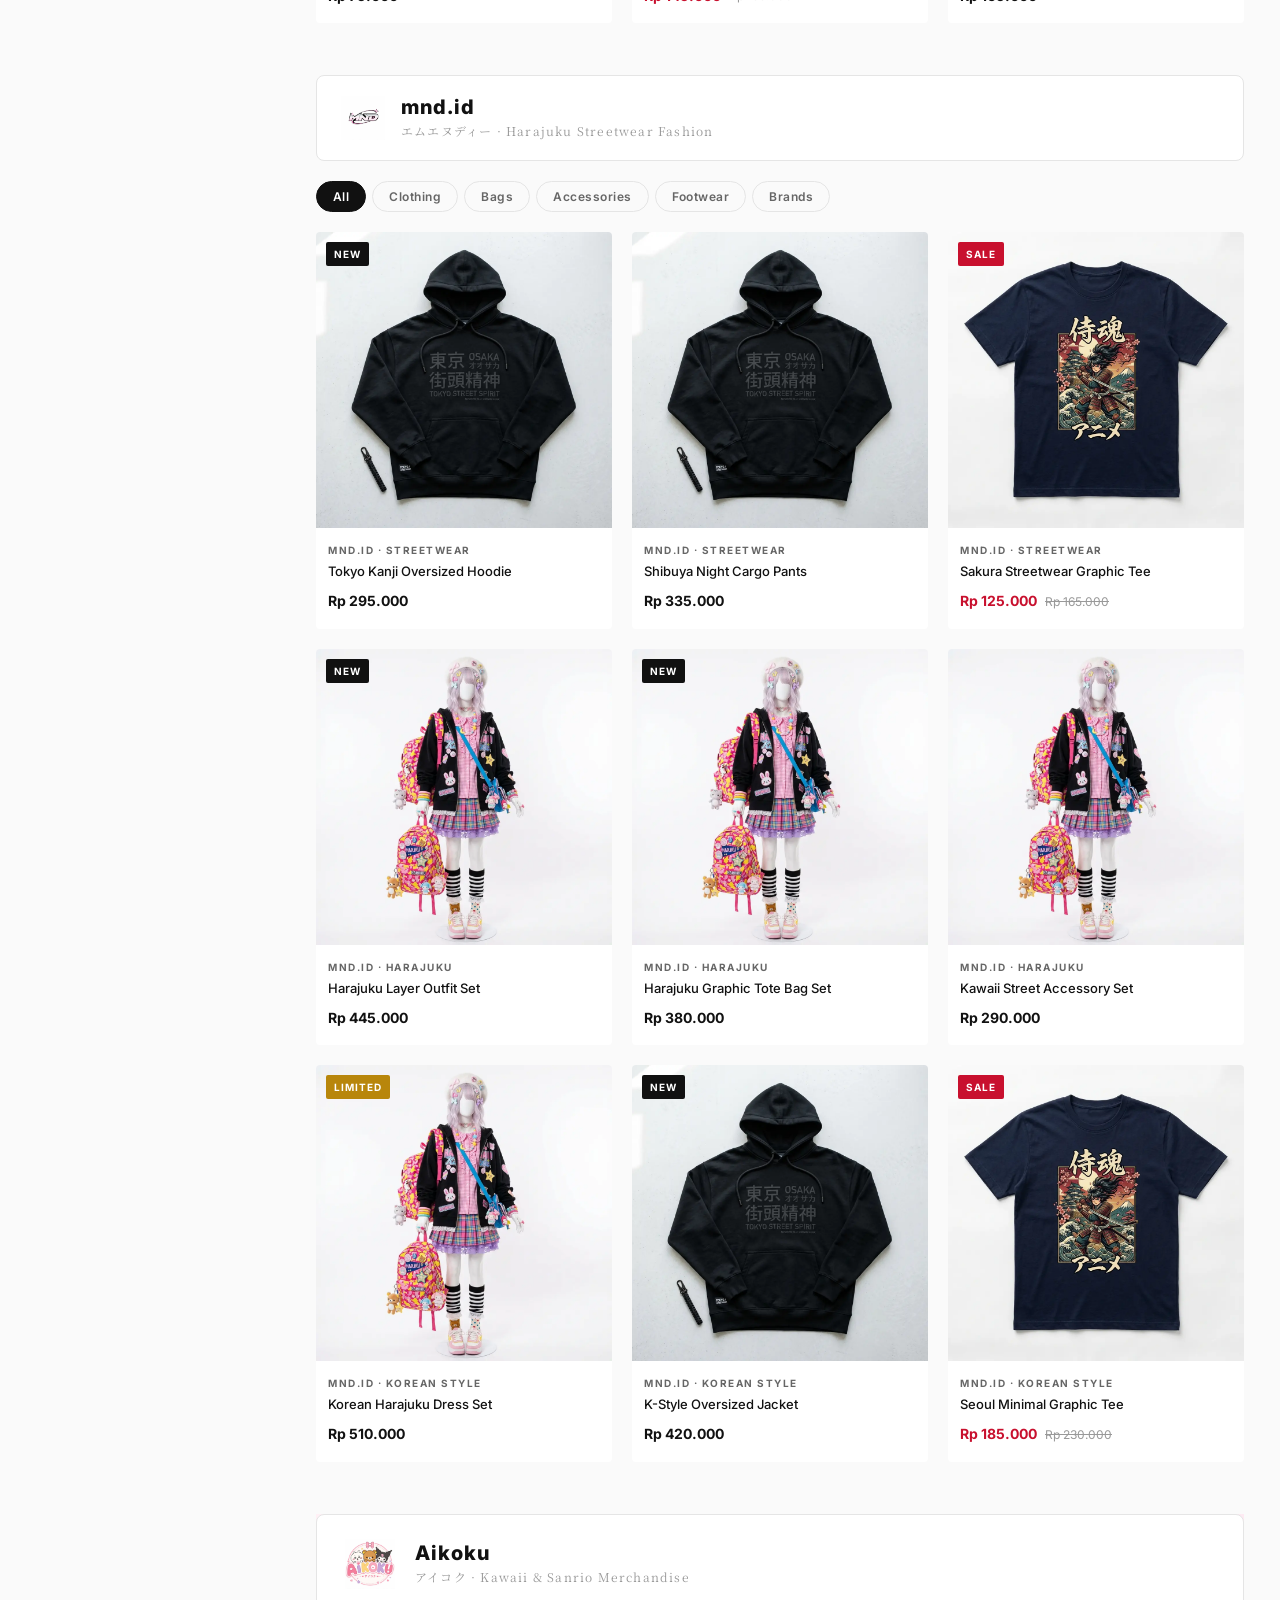
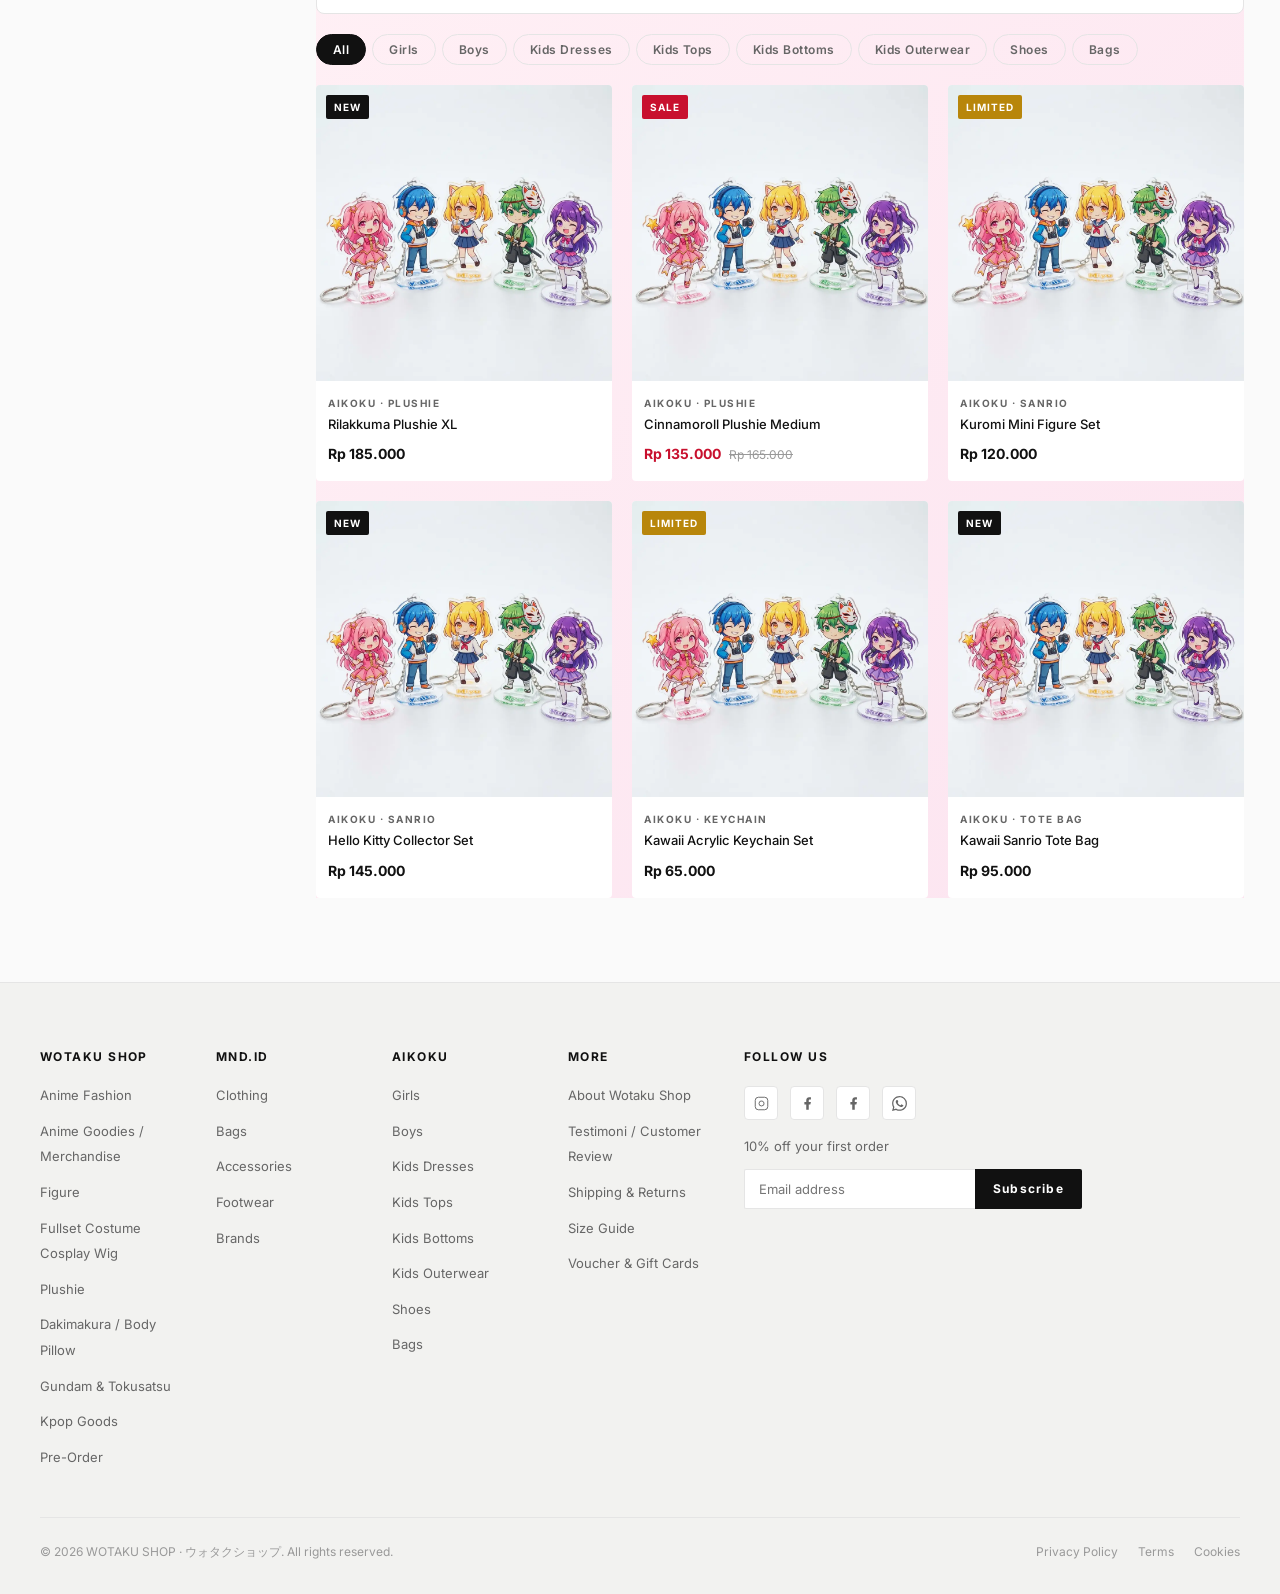
<file: shop.html>
﻿<!DOCTYPE html>
<html lang="id">

<head>
  <meta charset="UTF-8" />
  <meta name="viewport" content="width=device-width, initial-scale=1.0" />
  <title>Shop — WOTAKU SHOP | Japanese Merchandise & Fashion</title>
  <meta name="description"
    content="Browse all WOTAKU SHOP products — anime figures, cosplay, acrylic standees, streetwear & Harajuku fashion from Wotaku Shop and mnd.id." />
  <link rel="stylesheet" href="css/style.css" />
  <link rel="stylesheet" href="css/shop.css" />
  <link rel="preconnect" href="https://fonts.googleapis.com" />
  <link rel="preconnect" href="https://fonts.gstatic.com" crossorigin />
</head>

<body class="shop-page">

  <!-- Mobile Menu Overlay -->
  <div class="menu-overlay" id="menuOverlay" role="dialog" aria-modal="true" aria-label="Navigation Menu"></div>
  <nav class="mobile-menu" id="mobileMenu" aria-label="Mobile Navigation">
    <div class="mobile-menu-header">
      <div class="mobile-menu-logo">WOTAKU <span class="red">MART</span></div>
      <button class="close-menu-btn" id="closeMenuBtn" aria-label="Close menu">
        <svg viewBox="0 0 24 24" fill="none" stroke="currentColor" stroke-width="1.5">
          <path d="M6 18L18 6M6 6l12 12" />
        </svg>
      </button>
    </div>
    <div class="mobile-nav-links">
      <button class="search-btn mobile-search-btn" aria-label="Cari produk">
        <svg viewBox="0 0 24 24" fill="none" stroke="currentColor" stroke-width="1.5" width="20" height="20">
          <circle cx="11" cy="11" r="7" />
          <path d="M16.5 16.5l4 4" />
        </svg>
        <span class="search-label">Cari Produk</span>
      </button>
      <a href="index.html" class="mobile-logo-link">
        <img src="assets/images/logo_wotaku.webp" alt="Wotaku Shop" class="mobile-brand-logo" />
        <span class="nav-jp">ウォタクショップ</span>
      </a>
      <a href="#mnd-section" class="mobile-logo-link">
        <img src="assets/images/logo_mnd.webp" alt="MND.ID" class="mobile-brand-logo" />
        <span class="nav-jp">エムエヌディー</span>
      </a>
      <a href="#aikoku-section" class="mobile-logo-link">
        <img src="assets/images/logo_AIKOKU.webp" alt="Aikoku" class="mobile-brand-logo" />
        <span class="nav-jp">アイコク</span>
      </a>
      <a href="index.html" class="mobile-nav-main">
        <svg viewBox="0 0 24 24" fill="none" stroke="currentColor" stroke-width="1.5" width="18" height="18">
          <path d="M3 9l9-7 9 7v11a2 2 0 0 1-2 2H5a2 2 0 0 1-2-2z" />
          <polyline points="9 22 9 12 15 12 15 22" />
        </svg>
        Home
      </a>
      <a href="shop.html" class="mobile-nav-main active">
        <svg viewBox="0 0 24 24" fill="none" stroke="currentColor" stroke-width="1.5" width="18" height="18">
          <path d="M6 2L3 6v14a2 2 0 0 0 2 2h14a2 2 0 0 0 2-2V6l-3-4z" />
          <line x1="3" y1="6" x2="21" y2="6" />
          <path d="M16 10a4 4 0 0 1-8 0" />
        </svg>
        Shop
      </a>
      <a href="contact.html" class="mobile-nav-main">
        <svg viewBox="0 0 24 24" fill="none" stroke="currentColor" stroke-width="1.5" width="18" height="18">
          <path d="M21 15a2 2 0 0 1-2 2H7l-4 4V5a2 2 0 0 1 2-2h14a2 2 0 0 1 2 2z" />
        </svg>
        Contact
      </a>
    </div>
  </nav>

  <!-- ═══ NAVBAR ═══ -->
  <header class="navbar" id="navbar">
    <div class="nav-container">
      <!-- Nav Left: Logo + Store logos -->
      <div class="nav-left">
        <a href="index.html" class="nav-logo" aria-label="WOTAKU SHOP Home">
          <div class="logo-brand">WOTAKU <span class="red">MART</span></div>
          <div class="logo-jp">ウォタクショップ</div>
        </a>
        <nav class="nav-links" aria-label="Main navigation">
          <a href="#wotaku-section" class="nav-logo-link">
            <img src="assets/images/logo_wotaku.webp" alt="Wotaku Shop" class="nav-brand-logo" />
          </a>
          <a href="#mnd-section" class="nav-logo-link">
            <img src="assets/images/logo_mnd.webp" alt="MND.ID" class="nav-brand-logo" />
          </a>
          <a href="#aikoku-section" class="nav-logo-link">
            <img src="assets/images/logo_AIKOKU.webp" alt="Aikoku" class="nav-brand-logo" />
          </a>
        </nav>
      </div>
      <!-- Nav Right: Cart + Hamburger -->
      <div class="nav-right">
        <button class="search-btn" id="searchBtn" aria-label="Cari produk"><svg viewBox="0 0 24 24" fill="none" stroke="currentColor" stroke-width="1.5" width="18" height="18"><circle cx="11" cy="11" r="7"/><path d="M16.5 16.5l4 4"/></svg><span class="search-label">Cari</span></button>
        <button class="nav-icon-btn" aria-label="Shopping cart" id="cartBtn">
          <svg viewBox="0 0 24 24" fill="none" stroke="currentColor" stroke-width="1.5">
            <path d="M6 2L3 6v14a2 2 0 0 0 2 2h14a2 2 0 0 0 2-2V6l-3-4z" />
            <line x1="3" y1="6" x2="21" y2="6" />
            <path d="M16 10a4 4 0 0 1-8 0" />
          </svg>
          <span>Cart</span>
          <span class="cart-count" aria-label="0 items">0</span>
        </button>
        <button class="hamburger-btn" id="hamburgerBtn" aria-label="Open menu" aria-expanded="false">
          <span></span><span></span><span></span>
        </button>
      </div>
    </div>
  </header>



  <!-- ═══ MAIN SHOP CONTENT ═══ -->
  <div class="shop-layout">

    <!-- ─── SIDEBAR FILTERS ─── -->
    <aside class="shop-sidebar" id="shopSidebar" aria-label="Product filters">
      <div class="sidebar-inner">

        <!-- Filter Header (mobile) -->
        <div class="sidebar-header">
          <h2 class="sidebar-title">Filter</h2>
          <button class="sidebar-close-btn" id="sidebarCloseBtn" aria-label="Close filters">
            <svg viewBox="0 0 24 24" fill="none" stroke="currentColor" stroke-width="1.5" width="20" height="20">
              <path d="M6 18L18 6M6 6l12 12" />
            </svg>
          </button>
        </div>

        <!-- Store Filter -->
        <div class="filter-group">
          <h3 class="filter-group-title">Store</h3>
          <label class="filter-check">
            <input type="radio" name="store" value="all" checked id="filterAll" />
            <span class="check-label">All Stores</span>
            <span class="check-count">24</span>
          </label>
          <label class="filter-check">
            <input type="radio" name="store" value="wotaku" id="filterWotaku" />
            <span class="check-label">Wotaku Shop</span>
            <span class="check-count">10</span>
          </label>
          <label class="filter-check">
            <input type="radio" name="store" value="mnd" id="filterMnd" />
            <span class="check-label">mnd.id</span>
            <span class="check-count">8</span>
          </label>
          <label class="filter-check">
            <input type="radio" name="store" value="aikoku" id="filterAikoku" />
            <span class="check-label">Aikoku</span>
            <span class="check-count">6</span>
          </label>
        </div>

        <!-- Category Filter -->
        <div class="filter-group">
          <h3 class="filter-group-title">Category</h3>
          <label class="filter-check">
            <input type="checkbox" name="cat" value="anime-fashion" id="catAnimeFashion" />
            <span class="check-label">Anime Fashion</span>
          </label>
          <label class="filter-check">
            <input type="checkbox" name="cat" value="figure" id="catFigure" />
            <span class="check-label">Figure</span>
          </label>
          <label class="filter-check">
            <input type="checkbox" name="cat" value="cosplay" id="catCosplay" />
            <span class="check-label">Cosplay Wig</span>
          </label>
          <label class="filter-check">
            <input type="checkbox" name="cat" value="plushie" id="catPlushie" />
            <span class="check-label">Plushie</span>
          </label>
          <label class="filter-check">
            <input type="checkbox" name="cat" value="dakimakura" id="catDakimakura" />
            <span class="check-label">Dakimakura / Body Pillow</span>
          </label>
          <label class="filter-check">
            <input type="checkbox" name="cat" value="gundam" id="catGundam" />
            <span class="check-label">Gundam &amp; Tokusatsu</span>
          </label>
          <label class="filter-check">
            <input type="checkbox" name="cat" value="kpop" id="catKpop" />
            <span class="check-label">Kpop Goods</span>
          </label>
          <label class="filter-check">
            <input type="checkbox" name="cat" value="clothing" id="catClothing" />
            <span class="check-label">Clothing</span>
          </label>
          <label class="filter-check">
            <input type="checkbox" name="cat" value="bags" id="catBags" />
            <span class="check-label">Bags</span>
          </label>
          <label class="filter-check">
            <input type="checkbox" name="cat" value="accessories" id="catAccessories" />
            <span class="check-label">Accessories</span>
          </label>
          <label class="filter-check">
            <input type="checkbox" name="cat" value="footwear" id="catFootwear" />
            <span class="check-label">Footwear</span>
          </label>
          <label class="filter-check">
            <input type="checkbox" name="cat" value="kids" id="catKids" />
            <span class="check-label">Kids</span>
          </label>
        </div>

        <!-- Price Range -->
        <div class="filter-group">
          <h3 class="filter-group-title">Price Range</h3>
          <div class="price-range-wrap">
            <input type="range" id="priceRange" min="0" max="1000000" step="10000" value="1000000"
              class="price-slider" />
            <div class="price-labels">
              <span>Rp 0</span>
              <span id="priceLabel">Rp 1.000.000</span>
            </div>
          </div>
        </div>

        <!-- Status Filter -->
        <div class="filter-group">
          <h3 class="filter-group-title">Status</h3>
          <label class="filter-check">
            <input type="checkbox" name="status" value="new" id="statusNew" />
            <span class="check-label">New Arrivals</span>
          </label>
          <label class="filter-check">
            <input type="checkbox" name="status" value="sale" id="statusSale" />
            <span class="check-label">On Sale</span>
          </label>
          <label class="filter-check">
            <input type="checkbox" name="status" value="limited" id="statusLimited" />
            <span class="check-label">Limited Edition</span>
          </label>
        </div>

        <button class="filter-reset-btn" id="filterResetBtn">
          <svg viewBox="0 0 24 24" fill="none" stroke="currentColor" stroke-width="1.5" width="14" height="14">
            <path d="M3 12a9 9 0 1 0 9-9 9.75 9.75 0 0 0-6.74 2.74L3 8" />
            <path d="M3 3v5h5" />
          </svg>
          Reset Filters
        </button>

      </div>
    </aside>

    <!-- ─── PRODUCTS MAIN AREA ─── -->
    <main class="shop-main" id="shopMain">

      <!-- Toolbar -->
      <div class="shop-toolbar">
        <div class="toolbar-left">
          <button class="filter-toggle-btn" id="filterToggleBtn" aria-label="Toggle filters" aria-expanded="false">
            <svg viewBox="0 0 24 24" fill="none" stroke="currentColor" stroke-width="1.5" width="16" height="16">
              <line x1="4" y1="6" x2="20" y2="6" />
              <line x1="8" y1="12" x2="20" y2="12" />
              <line x1="12" y1="18" x2="20" y2="18" />
            </svg>
            Filters
          </button>
          <p class="product-count"><span id="productCountNum">24</span> Products</p>
        </div>
        <div class="toolbar-right">
          <label class="sort-label" for="sortSelect">Sort by:</label>
          <select id="sortSelect" class="sort-select">
            <option value="default">Featured</option>
            <option value="price-asc">Price: Low to High</option>
            <option value="price-desc">Price: High to Low</option>
            <option value="newest">Newest</option>
          </select>
          <div class="view-toggle" role="group" aria-label="Grid view options">
            <button class="view-btn active" id="viewGrid" aria-label="Grid view" title="Grid">
              <svg viewBox="0 0 24 24" fill="currentColor" width="16" height="16">
                <rect x="3" y="3" width="7" height="7" />
                <rect x="14" y="3" width="7" height="7" />
                <rect x="3" y="14" width="7" height="7" />
                <rect x="14" y="14" width="7" height="7" />
              </svg>
            </button>
            <button class="view-btn" id="viewList" aria-label="List view" title="List">
              <svg viewBox="0 0 24 24" fill="none" stroke="currentColor" stroke-width="2" width="16" height="16">
                <line x1="8" y1="6" x2="21" y2="6" />
                <line x1="8" y1="12" x2="21" y2="12" />
                <line x1="8" y1="18" x2="21" y2="18" />
                <line x1="3" y1="6" x2="3.01" y2="6" />
                <line x1="3" y1="12" x2="3.01" y2="12" />
                <line x1="3" y1="18" x2="3.01" y2="18" />
              </svg>
            </button>
          </div>
        </div>
      </div>

      <!-- Active Filters Tags -->
      <div class="active-filters" id="activeFilters" aria-live="polite"></div>

      <!-- ─── WOTAKU SHOP SECTION ─── -->
      <section class="shop-brand-section" id="wotaku-section" aria-labelledby="wotaku-shop-heading">
        <div class="brand-section-header">
          <div class="brand-section-logo">
            <img src="assets/images/logo_wotaku.webp" alt="Wotaku Shop" height="44" style="mix-blend-mode: multiply;" />
          </div>
          <div>
            <h2 class="brand-section-title" id="wotaku-shop-heading">Wotaku Shop</h2>
            <p class="brand-section-sub">ウォタクショップ · Anime & Otaku Merchandise</p>
          </div>
        </div>

        <!-- Category tabs for Wotaku -->
        <div class="category-tabs" role="tablist" aria-label="Wotaku Shop categories">
          <button class="cat-tab active" role="tab" aria-selected="true" data-cat="all-wotaku">All</button>
          <button class="cat-tab" role="tab" aria-selected="false" data-cat="anime-fashion">Anime Fashion</button>
          <button class="cat-tab" role="tab" aria-selected="false" data-cat="anime-goodies">Anime Goodies / Merchandise</button>
          <button class="cat-tab" role="tab" aria-selected="false" data-cat="figure">Figure</button>
          <button class="cat-tab" role="tab" aria-selected="false" data-cat="cosplay">Fullset Costume Cosplay Wig</button>
          <button class="cat-tab" role="tab" aria-selected="false" data-cat="plushie">Plushie</button>
          <button class="cat-tab" role="tab" aria-selected="false" data-cat="dakimakura">Dakimakura / Body Pillow</button>
          <button class="cat-tab" role="tab" aria-selected="false" data-cat="gundam">Gundam &amp; Tokusatsu</button>
          <button class="cat-tab" role="tab" aria-selected="false" data-cat="kpop">Kpop Goods</button>
          <button class="cat-tab" role="tab" aria-selected="false" data-cat="preorder">Pre-Order</button>
        </div>

        <div class="product-grid" id="wotakuGrid" role="list">

          <!-- Figure Products -->
          <article class="product-card shop-card" data-store="wotaku" data-cat="figure" data-price="385000"
            data-badge="new" role="listitem">
            <div class="product-image-wrap">
              <img src="assets/images/prod_figure.webp" alt="Kitsune Spirit Anime Figure" loading="lazy" />
              <span class="product-badge badge-new">New</span>
              <button class="product-wishlist" aria-label="Add to wishlist">
                <svg viewBox="0 0 24 24" fill="none" stroke="currentColor" stroke-width="2">
                  <path
                    d="M20.84 4.61a5.5 5.5 0 0 0-7.78 0L12 5.67l-1.06-1.06a5.5 5.5 0 0 0-7.78 7.78l1.06 1.06L12 21.23l7.78-7.78 1.06-1.06a5.5 5.5 0 0 0 0-7.78z" />
                </svg>
              </button>
              <div class="card-quick-add">
                <button class="quick-add-btn">+ Add to Cart</button>
              </div>
            </div>
            <div class="product-info">
              <p class="product-brand">Wotaku Shop · Figure</p>
              <p class="product-name">Kitsune Spirit Anime Figure</p>
              <div class="product-price">
                <span>Rp 385.000</span>
                <span class="price-original">Rp 450.000</span>
              </div>
            </div>
          </article>

          <article class="product-card shop-card" data-store="wotaku" data-cat="figure" data-price="680000"
            data-badge="limited" role="listitem">
            <div class="product-image-wrap">
              <img src="assets/images/prod_figure.webp" alt="Dragon Premium Collector Figure" loading="lazy" />
              <span class="product-badge badge-limited">Limited</span>
              <button class="product-wishlist" aria-label="Add to wishlist">
                <svg viewBox="0 0 24 24" fill="none" stroke="currentColor" stroke-width="2">
                  <path
                    d="M20.84 4.61a5.5 5.5 0 0 0-7.78 0L12 5.67l-1.06-1.06a5.5 5.5 0 0 0-7.78 7.78l1.06 1.06L12 21.23l7.78-7.78 1.06-1.06a5.5 5.5 0 0 0 0-7.78z" />
                </svg>
              </button>
              <div class="card-quick-add">
                <button class="quick-add-btn">+ Add to Cart</button>
              </div>
            </div>
            <div class="product-info">
              <p class="product-brand">Wotaku Shop · Figure</p>
              <p class="product-name">Dragon Premium Collector Figure</p>
              <div class="product-price"><span>Rp 680.000</span></div>
            </div>
          </article>

          <article class="product-card shop-card" data-store="wotaku" data-cat="figure" data-price="295000"
            data-badge="new" role="listitem">
            <div class="product-image-wrap">
              <img src="assets/images/prod_figure.webp" alt="Samurai Mini Figure Set" loading="lazy" />
              <span class="product-badge badge-new">New</span>
              <button class="product-wishlist" aria-label="Add to wishlist">
                <svg viewBox="0 0 24 24" fill="none" stroke="currentColor" stroke-width="2">
                  <path
                    d="M20.84 4.61a5.5 5.5 0 0 0-7.78 0L12 5.67l-1.06-1.06a5.5 5.5 0 0 0-7.78 7.78l1.06 1.06L12 21.23l7.78-7.78 1.06-1.06a5.5 5.5 0 0 0 0-7.78z" />
                </svg>
              </button>
              <div class="card-quick-add">
                <button class="quick-add-btn">+ Add to Cart</button>
              </div>
            </div>
            <div class="product-info">
              <p class="product-brand">Wotaku Shop · Figure</p>
              <p class="product-name">Samurai Mini Figure Set</p>
              <div class="product-price"><span>Rp 295.000</span></div>
            </div>
          </article>

          <!-- Cosplay Products -->
          <article class="product-card shop-card" data-store="wotaku" data-cat="cosplay" data-price="520000"
            data-badge="limited" role="listitem">
            <div class="product-image-wrap">
              <img src="assets/images/prod_cosplay.webp" alt="Sakura Kimono Cosplay Set" loading="lazy" />
              <span class="product-badge badge-limited">Limited</span>
              <button class="product-wishlist" aria-label="Add to wishlist">
                <svg viewBox="0 0 24 24" fill="none" stroke="currentColor" stroke-width="2">
                  <path
                    d="M20.84 4.61a5.5 5.5 0 0 0-7.78 0L12 5.67l-1.06-1.06a5.5 5.5 0 0 0-7.78 7.78l1.06 1.06L12 21.23l7.78-7.78 1.06-1.06a5.5 5.5 0 0 0 0-7.78z" />
                </svg>
              </button>
              <div class="card-quick-add">
                <button class="quick-add-btn">+ Add to Cart</button>
              </div>
            </div>
            <div class="product-info">
              <p class="product-brand">Wotaku Shop · Cosplay</p>
              <p class="product-name">Sakura Kimono Cosplay Set</p>
              <div class="product-price"><span>Rp 520.000</span></div>
            </div>
          </article>

          <article class="product-card shop-card" data-store="wotaku" data-cat="cosplay" data-price="380000"
            data-badge="new" role="listitem">
            <div class="product-image-wrap">
              <img src="assets/images/prod_cosplay.webp" alt="Kitsune Fox Mask Set" loading="lazy" />
              <span class="product-badge badge-new">New</span>
              <button class="product-wishlist" aria-label="Add to wishlist">
                <svg viewBox="0 0 24 24" fill="none" stroke="currentColor" stroke-width="2">
                  <path
                    d="M20.84 4.61a5.5 5.5 0 0 0-7.78 0L12 5.67l-1.06-1.06a5.5 5.5 0 0 0-7.78 7.78l1.06 1.06L12 21.23l7.78-7.78 1.06-1.06a5.5 5.5 0 0 0 0-7.78z" />
                </svg>
              </button>
              <div class="card-quick-add">
                <button class="quick-add-btn">+ Add to Cart</button>
              </div>
            </div>
            <div class="product-info">
              <p class="product-brand">Wotaku Shop · Cosplay</p>
              <p class="product-name">Kitsune Fox Mask Set</p>
              <div class="product-price"><span>Rp 380.000</span></div>
            </div>
          </article>

          <!-- Acrylic Products -->
          <article class="product-card shop-card" data-store="wotaku" data-cat="acrylic" data-price="95000"
            data-badge="new" role="listitem">
            <div class="product-image-wrap">
              <img src="assets/images/prod_acrylic.webp" alt="Anime Acrylic Standee Collection" loading="lazy" />
              <span class="product-badge badge-new">New</span>
              <button class="product-wishlist" aria-label="Add to wishlist">
                <svg viewBox="0 0 24 24" fill="none" stroke="currentColor" stroke-width="2">
                  <path
                    d="M20.84 4.61a5.5 5.5 0 0 0-7.78 0L12 5.67l-1.06-1.06a5.5 5.5 0 0 0-7.78 7.78l1.06 1.06L12 21.23l7.78-7.78 1.06-1.06a5.5 5.5 0 0 0 0-7.78z" />
                </svg>
              </button>
              <div class="card-quick-add">
                <button class="quick-add-btn">+ Add to Cart</button>
              </div>
            </div>
            <div class="product-info">
              <p class="product-brand">Wotaku Shop · Acrylic</p>
              <p class="product-name">Anime Acrylic Standee Collection</p>
              <div class="product-price"><span>Rp 95.000</span></div>
            </div>
          </article>

          <article class="product-card shop-card" data-store="wotaku" data-cat="acrylic" data-price="75000"
            data-badge="" role="listitem">
            <div class="product-image-wrap">
              <img src="assets/images/prod_acrylic.webp" alt="Sakura Character Keychain" loading="lazy" />
              <button class="product-wishlist" aria-label="Add to wishlist">
                <svg viewBox="0 0 24 24" fill="none" stroke="currentColor" stroke-width="2">
                  <path
                    d="M20.84 4.61a5.5 5.5 0 0 0-7.78 0L12 5.67l-1.06-1.06a5.5 5.5 0 0 0-7.78 7.78l1.06 1.06L12 21.23l7.78-7.78 1.06-1.06a5.5 5.5 0 0 0 0-7.78z" />
                </svg>
              </button>
              <div class="card-quick-add">
                <button class="quick-add-btn">+ Add to Cart</button>
              </div>
            </div>
            <div class="product-info">
              <p class="product-brand">Wotaku Shop · Acrylic</p>
              <p class="product-name">Sakura Character Keychain Acrylic</p>
              <div class="product-price"><span>Rp 75.000</span></div>
            </div>
          </article>

          <!-- T-Shirt -->
          <article class="product-card shop-card" data-store="wotaku" data-cat="tshirt" data-price="145000"
            data-badge="sale" role="listitem">
            <div class="product-image-wrap">
              <img src="assets/images/prod_tshirt.webp" alt="Torii Gate Graphic Tee" loading="lazy" />
              <span class="product-badge badge-sale">Sale</span>
              <button class="product-wishlist" aria-label="Add to wishlist">
                <svg viewBox="0 0 24 24" fill="none" stroke="currentColor" stroke-width="2">
                  <path
                    d="M20.84 4.61a5.5 5.5 0 0 0-7.78 0L12 5.67l-1.06-1.06a5.5 5.5 0 0 0-7.78 7.78l1.06 1.06L12 21.23l7.78-7.78 1.06-1.06a5.5 5.5 0 0 0 0-7.78z" />
                </svg>
              </button>
              <div class="card-quick-add">
                <button class="quick-add-btn">+ Add to Cart</button>
              </div>
            </div>
            <div class="product-info">
              <p class="product-brand">Wotaku Shop · T-Shirt</p>
              <p class="product-name">Torii Gate Graphic Tee</p>
              <div class="product-price">
                <span class="price-sale">Rp 145.000</span>
                <span class="price-original">Rp 195.000</span>
              </div>
            </div>
          </article>

          <article class="product-card shop-card" data-store="wotaku" data-cat="tshirt" data-price="165000"
            data-badge="new" role="listitem">
            <div class="product-image-wrap">
              <img src="assets/images/prod_tshirt.webp" alt="Samurai Ink Art Tee" loading="lazy" />
              <span class="product-badge badge-new">New</span>
              <button class="product-wishlist" aria-label="Add to wishlist">
                <svg viewBox="0 0 24 24" fill="none" stroke="currentColor" stroke-width="2">
                  <path
                    d="M20.84 4.61a5.5 5.5 0 0 0-7.78 0L12 5.67l-1.06-1.06a5.5 5.5 0 0 0-7.78 7.78l1.06 1.06L12 21.23l7.78-7.78 1.06-1.06a5.5 5.5 0 0 0 0-7.78z" />
                </svg>
              </button>
              <div class="card-quick-add">
                <button class="quick-add-btn">+ Add to Cart</button>
              </div>
            </div>
            <div class="product-info">
              <p class="product-brand">Wotaku Shop · T-Shirt</p>
              <p class="product-name">Samurai Ink Art Graphic Tee</p>
              <div class="product-price"><span>Rp 165.000</span></div>
            </div>
          </article>

        </div><!-- /wotakuGrid -->
      </section>

      <!-- ─── MND.ID SECTION ─── -->
      <section class="shop-brand-section" id="mnd-section" aria-labelledby="mnd-id-heading">
        <div class="brand-section-header">
          <div class="brand-section-logo">
            <img src="assets/images/logo_mnd.webp" alt="MND.ID" height="44" style="mix-blend-mode: multiply;" />
          </div>
          <div>
            <h2 class="brand-section-title" id="mnd-id-heading">mnd.id</h2>
            <p class="brand-section-sub">エムエヌディー · Harajuku Streetwear Fashion</p>
          </div>
        </div>

        <div class="category-tabs" role="tablist" aria-label="MND.ID categories">
          <button class="cat-tab active" role="tab" aria-selected="true" data-cat="all-mnd">All</button>
          <button class="cat-tab" role="tab" aria-selected="false" data-cat="clothing">Clothing</button>
          <button class="cat-tab" role="tab" aria-selected="false" data-cat="bags">Bags</button>
          <button class="cat-tab" role="tab" aria-selected="false" data-cat="accessories">Accessories</button>
          <button class="cat-tab" role="tab" aria-selected="false" data-cat="footwear">Footwear</button>
          <button class="cat-tab" role="tab" aria-selected="false" data-cat="brands">Brands</button>
        </div>

        <div class="product-grid" id="mndGrid" role="list">

          <article class="product-card shop-card" data-store="mnd" data-cat="streetwear" data-price="295000"
            data-badge="new" role="listitem">
            <div class="product-image-wrap">
              <img src="assets/images/prod_hoodie.webp" alt="Tokyo Kanji Oversized Hoodie" loading="lazy" />
              <span class="product-badge badge-new">New</span>
              <button class="product-wishlist" aria-label="Add to wishlist">
                <svg viewBox="0 0 24 24" fill="none" stroke="currentColor" stroke-width="2">
                  <path
                    d="M20.84 4.61a5.5 5.5 0 0 0-7.78 0L12 5.67l-1.06-1.06a5.5 5.5 0 0 0-7.78 7.78l1.06 1.06L12 21.23l7.78-7.78 1.06-1.06a5.5 5.5 0 0 0 0-7.78z" />
                </svg>
              </button>
              <div class="card-quick-add"><button class="quick-add-btn">+ Add to Cart</button></div>
            </div>
            <div class="product-info">
              <p class="product-brand">mnd.id · Streetwear</p>
              <p class="product-name">Tokyo Kanji Oversized Hoodie</p>
              <div class="product-price"><span>Rp 295.000</span></div>
            </div>
          </article>

          <article class="product-card shop-card" data-store="mnd" data-cat="streetwear" data-price="335000"
            data-badge="" role="listitem">
            <div class="product-image-wrap">
              <img src="assets/images/prod_hoodie.webp" alt="Shibuya Night Cargo Pants" loading="lazy" />
              <button class="product-wishlist" aria-label="Add to wishlist">
                <svg viewBox="0 0 24 24" fill="none" stroke="currentColor" stroke-width="2">
                  <path
                    d="M20.84 4.61a5.5 5.5 0 0 0-7.78 0L12 5.67l-1.06-1.06a5.5 5.5 0 0 0-7.78 7.78l1.06 1.06L12 21.23l7.78-7.78 1.06-1.06a5.5 5.5 0 0 0 0-7.78z" />
                </svg>
              </button>
              <div class="card-quick-add"><button class="quick-add-btn">+ Add to Cart</button></div>
            </div>
            <div class="product-info">
              <p class="product-brand">mnd.id · Streetwear</p>
              <p class="product-name">Shibuya Night Cargo Pants</p>
              <div class="product-price"><span>Rp 335.000</span></div>
            </div>
          </article>

          <article class="product-card shop-card" data-store="mnd" data-cat="streetwear" data-price="125000"
            data-badge="sale" role="listitem">
            <div class="product-image-wrap">
              <img src="assets/images/prod_tshirt.webp" alt="Sakura Streetwear Graphic Tee" loading="lazy" />
              <span class="product-badge badge-sale">Sale</span>
              <button class="product-wishlist" aria-label="Add to wishlist">
                <svg viewBox="0 0 24 24" fill="none" stroke="currentColor" stroke-width="2">
                  <path
                    d="M20.84 4.61a5.5 5.5 0 0 0-7.78 0L12 5.67l-1.06-1.06a5.5 5.5 0 0 0-7.78 7.78l1.06 1.06L12 21.23l7.78-7.78 1.06-1.06a5.5 5.5 0 0 0 0-7.78z" />
                </svg>
              </button>
              <div class="card-quick-add"><button class="quick-add-btn">+ Add to Cart</button></div>
            </div>
            <div class="product-info">
              <p class="product-brand">mnd.id · Streetwear</p>
              <p class="product-name">Sakura Streetwear Graphic Tee</p>
              <div class="product-price">
                <span class="price-sale">Rp 125.000</span>
                <span class="price-original">Rp 165.000</span>
              </div>
            </div>
          </article>

          <article class="product-card shop-card" data-store="mnd" data-cat="harajuku" data-price="445000"
            data-badge="new" role="listitem">
            <div class="product-image-wrap">
              <img src="assets/images/prod_harajuku.webp" alt="Harajuku Layer Outfit Set" loading="lazy" />
              <span class="product-badge badge-new">New</span>
              <button class="product-wishlist" aria-label="Add to wishlist">
                <svg viewBox="0 0 24 24" fill="none" stroke="currentColor" stroke-width="2">
                  <path
                    d="M20.84 4.61a5.5 5.5 0 0 0-7.78 0L12 5.67l-1.06-1.06a5.5 5.5 0 0 0-7.78 7.78l1.06 1.06L12 21.23l7.78-7.78 1.06-1.06a5.5 5.5 0 0 0 0-7.78z" />
                </svg>
              </button>
              <div class="card-quick-add"><button class="quick-add-btn">+ Add to Cart</button></div>
            </div>
            <div class="product-info">
              <p class="product-brand">mnd.id · Harajuku</p>
              <p class="product-name">Harajuku Layer Outfit Set</p>
              <div class="product-price"><span>Rp 445.000</span></div>
            </div>
          </article>

          <article class="product-card shop-card" data-store="mnd" data-cat="harajuku" data-price="380000"
            data-badge="new" role="listitem">
            <div class="product-image-wrap">
              <img src="assets/images/prod_harajuku.webp" alt="Harajuku Graphic Tote Set" loading="lazy" />
              <span class="product-badge badge-new">New</span>
              <button class="product-wishlist" aria-label="Add to wishlist">
                <svg viewBox="0 0 24 24" fill="none" stroke="currentColor" stroke-width="2">
                  <path
                    d="M20.84 4.61a5.5 5.5 0 0 0-7.78 0L12 5.67l-1.06-1.06a5.5 5.5 0 0 0-7.78 7.78l1.06 1.06L12 21.23l7.78-7.78 1.06-1.06a5.5 5.5 0 0 0 0-7.78z" />
                </svg>
              </button>
              <div class="card-quick-add"><button class="quick-add-btn">+ Add to Cart</button></div>
            </div>
            <div class="product-info">
              <p class="product-brand">mnd.id · Harajuku</p>
              <p class="product-name">Harajuku Graphic Tote Bag Set</p>
              <div class="product-price"><span>Rp 380.000</span></div>
            </div>
          </article>

          <article class="product-card shop-card" data-store="mnd" data-cat="harajuku" data-price="290000" data-badge=""
            role="listitem">
            <div class="product-image-wrap">
              <img src="assets/images/prod_harajuku.webp" alt="Kawaii Street Accessory Set" loading="lazy" />
              <button class="product-wishlist" aria-label="Add to wishlist">
                <svg viewBox="0 0 24 24" fill="none" stroke="currentColor" stroke-width="2">
                  <path
                    d="M20.84 4.61a5.5 5.5 0 0 0-7.78 0L12 5.67l-1.06-1.06a5.5 5.5 0 0 0-7.78 7.78l1.06 1.06L12 21.23l7.78-7.78 1.06-1.06a5.5 5.5 0 0 0 0-7.78z" />
                </svg>
              </button>
              <div class="card-quick-add"><button class="quick-add-btn">+ Add to Cart</button></div>
            </div>
            <div class="product-info">
              <p class="product-brand">mnd.id · Harajuku</p>
              <p class="product-name">Kawaii Street Accessory Set</p>
              <div class="product-price"><span>Rp 290.000</span></div>
            </div>
          </article>

          <article class="product-card shop-card" data-store="mnd" data-cat="korean" data-price="510000"
            data-badge="limited" role="listitem">
            <div class="product-image-wrap">
              <img src="assets/images/prod_harajuku.webp" alt="Korean Harajuku Dress Set" loading="lazy" />
              <span class="product-badge badge-limited">Limited</span>
              <button class="product-wishlist" aria-label="Add to wishlist">
                <svg viewBox="0 0 24 24" fill="none" stroke="currentColor" stroke-width="2">
                  <path
                    d="M20.84 4.61a5.5 5.5 0 0 0-7.78 0L12 5.67l-1.06-1.06a5.5 5.5 0 0 0-7.78 7.78l1.06 1.06L12 21.23l7.78-7.78 1.06-1.06a5.5 5.5 0 0 0 0-7.78z" />
                </svg>
              </button>
              <div class="card-quick-add"><button class="quick-add-btn">+ Add to Cart</button></div>
            </div>
            <div class="product-info">
              <p class="product-brand">mnd.id · Korean Style</p>
              <p class="product-name">Korean Harajuku Dress Set</p>
              <div class="product-price"><span>Rp 510.000</span></div>
            </div>
          </article>

          <article class="product-card shop-card" data-store="mnd" data-cat="korean" data-price="420000"
            data-badge="new" role="listitem">
            <div class="product-image-wrap">
              <img src="assets/images/prod_hoodie.webp" alt="K-Style Oversized Jacket" loading="lazy" />
              <span class="product-badge badge-new">New</span>
              <button class="product-wishlist" aria-label="Add to wishlist">
                <svg viewBox="0 0 24 24" fill="none" stroke="currentColor" stroke-width="2">
                  <path
                    d="M20.84 4.61a5.5 5.5 0 0 0-7.78 0L12 5.67l-1.06-1.06a5.5 5.5 0 0 0-7.78 7.78l1.06 1.06L12 21.23l7.78-7.78 1.06-1.06a5.5 5.5 0 0 0 0-7.78z" />
                </svg>
              </button>
              <div class="card-quick-add"><button class="quick-add-btn">+ Add to Cart</button></div>
            </div>
            <div class="product-info">
              <p class="product-brand">mnd.id · Korean Style</p>
              <p class="product-name">K-Style Oversized Jacket</p>
              <div class="product-price"><span>Rp 420.000</span></div>
            </div>
          </article>

          <article class="product-card shop-card" data-store="mnd" data-cat="korean" data-price="185000"
            data-badge="sale" role="listitem">
            <div class="product-image-wrap">
              <img src="assets/images/prod_tshirt.webp" alt="Seoul Minimal Tee" loading="lazy" />
              <span class="product-badge badge-sale">Sale</span>
              <button class="product-wishlist" aria-label="Add to wishlist">
                <svg viewBox="0 0 24 24" fill="none" stroke="currentColor" stroke-width="2">
                  <path
                    d="M20.84 4.61a5.5 5.5 0 0 0-7.78 0L12 5.67l-1.06-1.06a5.5 5.5 0 0 0-7.78 7.78l1.06 1.06L12 21.23l7.78-7.78 1.06-1.06a5.5 5.5 0 0 0 0-7.78z" />
                </svg>
              </button>
              <div class="card-quick-add"><button class="quick-add-btn">+ Add to Cart</button></div>
            </div>
            <div class="product-info">
              <p class="product-brand">mnd.id · Korean Style</p>
              <p class="product-name">Seoul Minimal Graphic Tee</p>
              <div class="product-price">
                <span class="price-sale">Rp 185.000</span>
                <span class="price-original">Rp 230.000</span>
              </div>
            </div>
          </article>

        </div><!-- /mndGrid -->
      </section>

      <!-- ─── AIKOKU SECTION ─── -->
      <section class="shop-brand-section" id="aikoku-section" aria-labelledby="aikoku-heading"
        style="background: linear-gradient(135deg, #fff0f5 0%, #fce4f0 100%);">
        <div class="brand-section-header">
          <div class="brand-section-logo" style="background: white; border-radius: 50%; padding: 4px;">
            <img src="assets/images/logo_AIKOKU.webp" alt="Aikoku" height="50" />
          </div>
          <div>
            <h2 class="brand-section-title" id="aikoku-heading">Aikoku</h2>
            <p class="brand-section-sub">アイコク · Kawaii &amp; Sanrio Merchandise</p>
          </div>
        </div>

        <div class="category-tabs" role="tablist" aria-label="Aikoku categories">
          <button class="cat-tab active" role="tab" aria-selected="true" data-cat="all-aikoku">All</button>
          <button class="cat-tab" role="tab" aria-selected="false" data-cat="girls">Girls</button>
          <button class="cat-tab" role="tab" aria-selected="false" data-cat="boys">Boys</button>
          <button class="cat-tab" role="tab" aria-selected="false" data-cat="kids-dresses">Kids Dresses</button>
          <button class="cat-tab" role="tab" aria-selected="false" data-cat="kids-tops">Kids Tops</button>
          <button class="cat-tab" role="tab" aria-selected="false" data-cat="kids-bottoms">Kids Bottoms</button>
          <button class="cat-tab" role="tab" aria-selected="false" data-cat="kids-outerwear">Kids Outerwear</button>
          <button class="cat-tab" role="tab" aria-selected="false" data-cat="shoes">Shoes</button>
          <button class="cat-tab" role="tab" aria-selected="false" data-cat="bags">Bags</button>
        </div>

        <div class="product-grid" id="aikokuGrid" role="list">

          <!-- Aikoku Plushie 1 -->
          <article class="product-card shop-card" data-store="aikoku" data-cat="plushie" data-price="185000"
            data-badge="new" role="listitem">
            <div class="product-image-wrap">
              <img src="assets/images/prod_acrylic.webp" alt="Rilakkuma Plushie XL" loading="lazy" />
              <span class="product-badge badge-new">New</span>
              <button class="product-wishlist" aria-label="Add to wishlist">
                <svg viewBox="0 0 24 24" fill="none" stroke="currentColor" stroke-width="2">
                  <path d="M20.84 4.61a5.5 5.5 0 0 0-7.78 0L12 5.67l-1.06-1.06a5.5 5.5 0 0 0-7.78 7.78l1.06 1.06L12 21.23l7.78-7.78 1.06-1.06a5.5 5.5 0 0 0 0-7.78z" />
                </svg>
              </button>
              <div class="card-quick-add"><button class="quick-add-btn">+ Add to Cart</button></div>
            </div>
            <div class="product-info">
              <p class="product-brand">Aikoku · Plushie</p>
              <p class="product-name">Rilakkuma Plushie XL</p>
              <div class="product-price"><span>Rp 185.000</span></div>
            </div>
          </article>

          <!-- Aikoku Plushie 2 -->
          <article class="product-card shop-card" data-store="aikoku" data-cat="plushie" data-price="135000"
            data-badge="sale" role="listitem">
            <div class="product-image-wrap">
              <img src="assets/images/prod_acrylic.webp" alt="Cinnamoroll Plushie Medium" loading="lazy" />
              <span class="product-badge badge-sale">Sale</span>
              <button class="product-wishlist" aria-label="Add to wishlist">
                <svg viewBox="0 0 24 24" fill="none" stroke="currentColor" stroke-width="2">
                  <path d="M20.84 4.61a5.5 5.5 0 0 0-7.78 0L12 5.67l-1.06-1.06a5.5 5.5 0 0 0-7.78 7.78l1.06 1.06L12 21.23l7.78-7.78 1.06-1.06a5.5 5.5 0 0 0 0-7.78z" />
                </svg>
              </button>
              <div class="card-quick-add"><button class="quick-add-btn">+ Add to Cart</button></div>
            </div>
            <div class="product-info">
              <p class="product-brand">Aikoku · Plushie</p>
              <p class="product-name">Cinnamoroll Plushie Medium</p>
              <div class="product-price">
                <span class="price-sale">Rp 135.000</span>
                <span class="price-original">Rp 165.000</span>
              </div>
            </div>
          </article>

          <!-- Aikoku Sanrio -->
          <article class="product-card shop-card" data-store="aikoku" data-cat="sanrio" data-price="120000"
            data-badge="limited" role="listitem">
            <div class="product-image-wrap">
              <img src="assets/images/prod_acrylic.webp" alt="Kuromi Mini Figure Set" loading="lazy" />
              <span class="product-badge badge-limited">Limited</span>
              <button class="product-wishlist" aria-label="Add to wishlist">
                <svg viewBox="0 0 24 24" fill="none" stroke="currentColor" stroke-width="2">
                  <path d="M20.84 4.61a5.5 5.5 0 0 0-7.78 0L12 5.67l-1.06-1.06a5.5 5.5 0 0 0-7.78 7.78l1.06 1.06L12 21.23l7.78-7.78 1.06-1.06a5.5 5.5 0 0 0 0-7.78z" />
                </svg>
              </button>
              <div class="card-quick-add"><button class="quick-add-btn">+ Add to Cart</button></div>
            </div>
            <div class="product-info">
              <p class="product-brand">Aikoku · Sanrio</p>
              <p class="product-name">Kuromi Mini Figure Set</p>
              <div class="product-price"><span>Rp 120.000</span></div>
            </div>
          </article>

          <!-- Aikoku Sanrio 2 -->
          <article class="product-card shop-card" data-store="aikoku" data-cat="sanrio" data-price="145000"
            data-badge="new" role="listitem">
            <div class="product-image-wrap">
              <img src="assets/images/prod_acrylic.webp" alt="Hello Kitty Collector Set" loading="lazy" />
              <span class="product-badge badge-new">New</span>
              <button class="product-wishlist" aria-label="Add to wishlist">
                <svg viewBox="0 0 24 24" fill="none" stroke="currentColor" stroke-width="2">
                  <path d="M20.84 4.61a5.5 5.5 0 0 0-7.78 0L12 5.67l-1.06-1.06a5.5 5.5 0 0 0-7.78 7.78l1.06 1.06L12 21.23l7.78-7.78 1.06-1.06a5.5 5.5 0 0 0 0-7.78z" />
                </svg>
              </button>
              <div class="card-quick-add"><button class="quick-add-btn">+ Add to Cart</button></div>
            </div>
            <div class="product-info">
              <p class="product-brand">Aikoku · Sanrio</p>
              <p class="product-name">Hello Kitty Collector Set</p>
              <div class="product-price"><span>Rp 145.000</span></div>
            </div>
          </article>

          <!-- Aikoku Keychain -->
          <article class="product-card shop-card" data-store="aikoku" data-cat="keychain" data-price="65000"
            data-badge="limited" role="listitem">
            <div class="product-image-wrap">
              <img src="assets/images/prod_acrylic.webp" alt="Kawaii Acrylic Keychain Set" loading="lazy" />
              <span class="product-badge badge-limited">Limited</span>
              <button class="product-wishlist" aria-label="Add to wishlist">
                <svg viewBox="0 0 24 24" fill="none" stroke="currentColor" stroke-width="2">
                  <path d="M20.84 4.61a5.5 5.5 0 0 0-7.78 0L12 5.67l-1.06-1.06a5.5 5.5 0 0 0-7.78 7.78l1.06 1.06L12 21.23l7.78-7.78 1.06-1.06a5.5 5.5 0 0 0 0-7.78z" />
                </svg>
              </button>
              <div class="card-quick-add"><button class="quick-add-btn">+ Add to Cart</button></div>
            </div>
            <div class="product-info">
              <p class="product-brand">Aikoku · Keychain</p>
              <p class="product-name">Kawaii Acrylic Keychain Set</p>
              <div class="product-price"><span>Rp 65.000</span></div>
            </div>
          </article>

          <!-- Aikoku Tote Bag -->
          <article class="product-card shop-card" data-store="aikoku" data-cat="totebag" data-price="95000"
            data-badge="new" role="listitem">
            <div class="product-image-wrap">
              <img src="assets/images/prod_acrylic.webp" alt="Kawaii Sanrio Tote Bag" loading="lazy" />
              <span class="product-badge badge-new">New</span>
              <button class="product-wishlist" aria-label="Add to wishlist">
                <svg viewBox="0 0 24 24" fill="none" stroke="currentColor" stroke-width="2">
                  <path d="M20.84 4.61a5.5 5.5 0 0 0-7.78 0L12 5.67l-1.06-1.06a5.5 5.5 0 0 0-7.78 7.78l1.06 1.06L12 21.23l7.78-7.78 1.06-1.06a5.5 5.5 0 0 0 0-7.78z" />
                </svg>
              </button>
              <div class="card-quick-add"><button class="quick-add-btn">+ Add to Cart</button></div>
            </div>
            <div class="product-info">
              <p class="product-brand">Aikoku · Tote Bag</p>
              <p class="product-name">Kawaii Sanrio Tote Bag</p>
              <div class="product-price"><span>Rp 95.000</span></div>
            </div>
          </article>

        </div><!-- /aikokuGrid -->
      </section>

      <!-- No results state -->
      <div class="no-results" id="noResults" style="display:none;">
        <div class="no-results-icon">🔍</div>
        <h3>No products found</h3>
        <p>Try adjusting your filters or <button class="no-results-reset" id="noResultsReset">clear all filters</button>
        </p>
      </div>

    </main><!-- /shop-main -->
  </div><!-- /shop-layout -->

  <!-- Sidebar backdrop (mobile) -->
  <div class="sidebar-backdrop" id="sidebarBackdrop" aria-hidden="true"></div>

  <!-- ═══ FOOTER ═══ -->
  <footer class="footer" aria-label="Site footer">
    <div class="footer-grid">
      <div>
        <h3 class="footer-col-title">Wotaku Shop</h3>
        <ul class="footer-links">
          <li><a href="#wotaku-section">Anime Fashion</a></li>
          <li><a href="#wotaku-section">Anime Goodies / Merchandise</a></li>
          <li><a href="#wotaku-section">Figure</a></li>
          <li><a href="#wotaku-section">Fullset Costume Cosplay Wig</a></li>
          <li><a href="#wotaku-section">Plushie</a></li>
          <li><a href="#wotaku-section">Dakimakura / Body Pillow</a></li>
          <li><a href="#wotaku-section">Gundam &amp; Tokusatsu</a></li>
          <li><a href="#wotaku-section">Kpop Goods</a></li>
          <li><a href="#wotaku-section">Pre-Order</a></li>
        </ul>
      </div>
      <div>
        <h3 class="footer-col-title">mnd.id</h3>
        <ul class="footer-links">
          <li><a href="#mnd-section">Clothing</a></li>
          <li><a href="#mnd-section">Bags</a></li>
          <li><a href="#mnd-section">Accessories</a></li>
          <li><a href="#mnd-section">Footwear</a></li>
          <li><a href="#mnd-section">Brands</a></li>
        </ul>
      </div>
      <div>
        <h3 class="footer-col-title">Aikoku</h3>
        <ul class="footer-links">
          <li><a href="#aikoku-section">Girls</a></li>
          <li><a href="#aikoku-section">Boys</a></li>
          <li><a href="#aikoku-section">Kids Dresses</a></li>
          <li><a href="#aikoku-section">Kids Tops</a></li>
          <li><a href="#aikoku-section">Kids Bottoms</a></li>
          <li><a href="#aikoku-section">Kids Outerwear</a></li>
          <li><a href="#aikoku-section">Shoes</a></li>
          <li><a href="#aikoku-section">Bags</a></li>
        </ul>
      </div>
      <div>
        <h3 class="footer-col-title">More</h3>
        <ul class="footer-links">
          <li><a href="#">About Wotaku Shop</a></li>
          <li><a href="testimoni.html">Testimoni / Customer Review</a></li>
          <li><a href="#">Shipping &amp; Returns</a></li>
          <li><a href="#">Size Guide</a></li>
          <li><a href="#">Voucher &amp; Gift Cards</a></li>
        </ul>
      </div>

      <div style="grid-column: span 2;">
        <h3 class="footer-col-title">Follow Us</h3>
        <div class="footer-socials" style="margin-bottom:16px;">
          <a href="https://www.instagram.com/mnd.shop_global/" target="_blank" rel="noopener noreferrer" class="social-btn" aria-label="Instagram"><svg viewBox="0 0 24 24" fill="none" stroke="currentColor" stroke-width="1.5"><rect x="2" y="2" width="20" height="20" rx="5"/><path d="M16 11.37A4 4 0 1 1 12.63 8 4 4 0 0 1 16 11.37z"/><line x1="17.5" y1="6.5" x2="17.51" y2="6.5"/></svg></a>
          <a href="https://www.facebook.com/profile.php?id=61590757362041" target="_blank" rel="noopener noreferrer" class="social-btn" aria-label="Facebook Wotaku Shop"><svg viewBox="0 0 24 24" fill="currentColor"><path d="M14 13.5h2.5l1-4H14v-2c0-1.03 0-2 2-2h1.5V2.14c-.326-.043-1.557-.14-2.857-.14C11.928 2 10 3.657 10 6.7v2.8H7v4h3V22h4v-8.5z"/></svg></a>
          <a href="https://www.facebook.com/profile.php?id=61590992671577" target="_blank" rel="noopener noreferrer" class="social-btn" aria-label="Facebook MND.ID"><svg viewBox="0 0 24 24" fill="currentColor"><path d="M14 13.5h2.5l1-4H14v-2c0-1.03 0-2 2-2h1.5V2.14c-.326-.043-1.557-.14-2.857-.14C11.928 2 10 3.657 10 6.7v2.8H7v4h3V22h4v-8.5z"/></svg></a>
          <a href="https://wa.me/6281385811993" target="_blank" rel="noopener noreferrer" class="social-btn" aria-label="WhatsApp"><svg viewBox="0 0 24 24" fill="currentColor"><path d="M17.472 14.382c-.297-.149-1.758-.867-2.03-.967-.273-.099-.471-.148-.67.15-.197.297-.767.966-.94 1.164-.173.199-.347.223-.644.075-.297-.15-1.255-.463-2.39-1.475-.883-.788-1.48-1.761-1.653-2.059-.173-.297-.018-.458.13-.606.134-.133.298-.347.446-.52.149-.174.198-.298.298-.497.099-.198.05-.371-.025-.52-.075-.149-.669-1.612-.916-2.207-.242-.579-.487-.5-.669-.51a12.8 12.8 0 0 0-.57-.01c-.198 0-.52.074-.792.372-.272.297-1.04 1.016-1.04 2.479 0 1.462 1.065 2.875 1.213 3.074.149.198 2.096 3.2 5.077 4.487.709.306 1.262.489 1.694.625.712.227 1.36.195 1.871.118.571-.085 1.758-.719 2.006-1.413.248-.694.248-1.289.173-1.413-.074-.124-.272-.198-.57-.347m-5.421 7.403h-.004a9.87 9.87 0 0 1-5.031-1.378l-.361-.214-3.741.982.998-3.648-.235-.374a9.86 9.86 0 0 1-1.51-5.26c.001-5.45 4.436-9.884 9.888-9.884 2.64 0 5.122 1.03 6.988 2.898a9.825 9.825 0 0 1 2.893 6.994c-.003 5.45-4.437 9.884-9.885 9.884m8.413-18.297A11.815 11.815 0 0 0 12.05 0C5.495 0 .16 5.335.157 11.892c0 2.096.547 4.142 1.588 5.945L.057 24l6.305-1.654a11.882 11.882 0 0 0 5.683 1.448h.005c6.554 0 11.89-5.335 11.893-11.893a11.821 11.821 0 0 0-3.48-8.413Z"/></svg></a>
        </div>
        <p style="font-size:13px;color:var(--text-secondary);margin-bottom:12px;">10% off your first order</p>
        <form class="newsletter-form" id="newsletterForm" novalidate>
          <input type="email" id="newsletterEmail" class="newsletter-input" placeholder="Email address"
            aria-label="Email address" />
          <button type="submit" class="newsletter-btn">Subscribe</button>
        </form>
      </div>
    </div>
    <div class="footer-bottom">
      <p>© 2026 WOTAKU SHOP · ウォタクショップ. All rights reserved.</p>
      <div class="footer-bottom-links">
        <a href="#">Privacy Policy</a>
        <a href="#">Terms</a>
        <a href="#">Cookies</a>
      </div>
    </div>
  </footer>

  <!-- Search Overlay -->
  <div class="search-overlay" id="searchOverlay" role="dialog" aria-modal="true" aria-label="Cari produk">
    <div class="search-box">
      <div class="search-input-row">
        <svg viewBox="0 0 24 24" fill="none" stroke="currentColor" stroke-width="1.5" width="20" height="20"><circle cx="11" cy="11" r="7"/><path d="M16.5 16.5l4 4"/></svg>
        <input class="search-input-field" id="searchInputField" type="text" placeholder="Cari produk, brand, kategori..." autocomplete="off" />
        <button class="search-close-btn" id="searchCloseBtn" aria-label="Tutup pencarian"><svg viewBox="0 0 24 24" fill="none" stroke="currentColor" stroke-width="2" width="14" height="14"><path d="M6 18L18 6M6 6l12 12"/></svg></button>
      </div>
      <div class="search-results" id="searchResults">
        <p class="search-hint">Produk populer</p>
      </div>
    </div>
  </div>
    <script src="js/cart.js"></script>
  <script src="js/product-data.js"></script>
  <script src="js/shop.js"></script>
  <script>
  // Make all product cards clickable — navigate to product detail page
  (function(){
    document.querySelectorAll('.product-card').forEach(function(card){
      var nameEl = card.querySelector('.product-name');
      if (!nameEl) return;
      var id = NAME_TO_ID[nameEl.textContent.trim()];
      if (!id) return;
      card.style.cursor = 'pointer';
      card.addEventListener('click', function(e){
        if (e.target.closest('.product-wishlist')) return;
        window.location.href = 'product.html?id=' + id;
      });
    });
  })();
  </script>
</body>

</html>
</file>
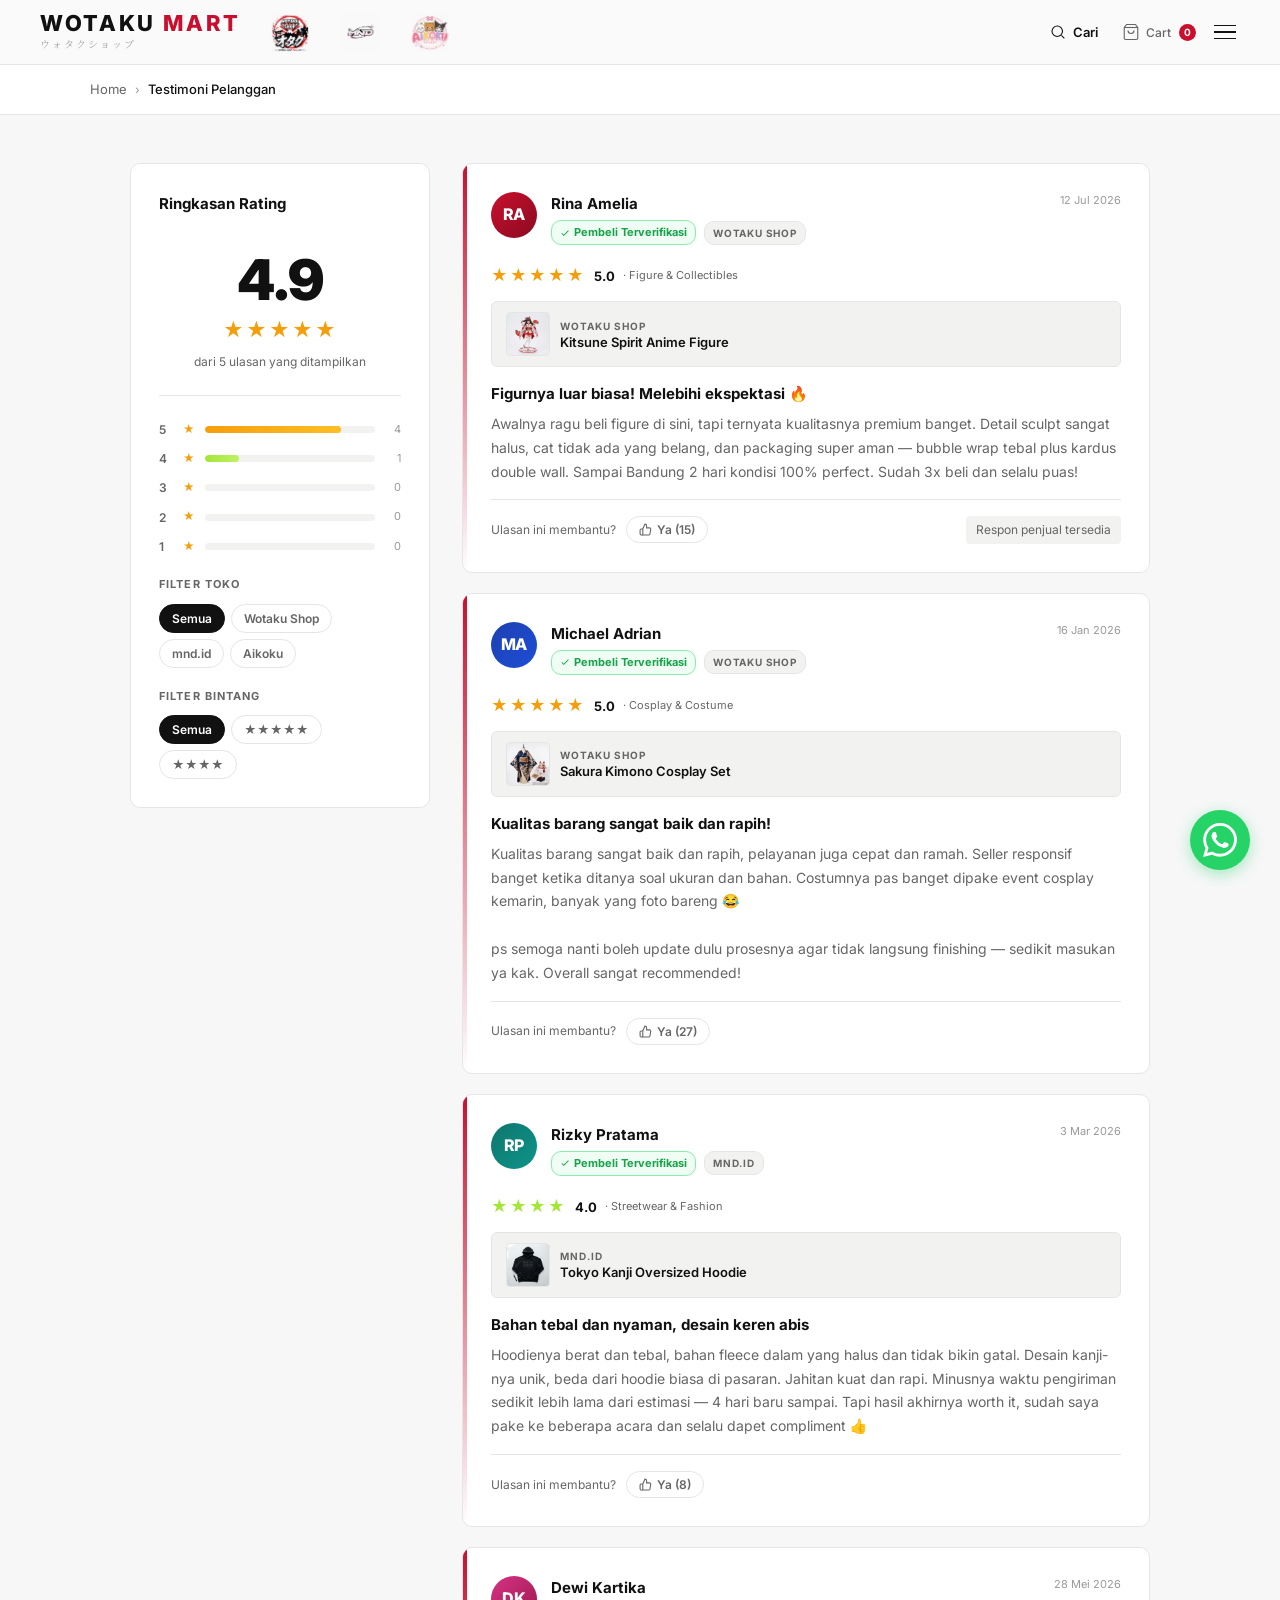
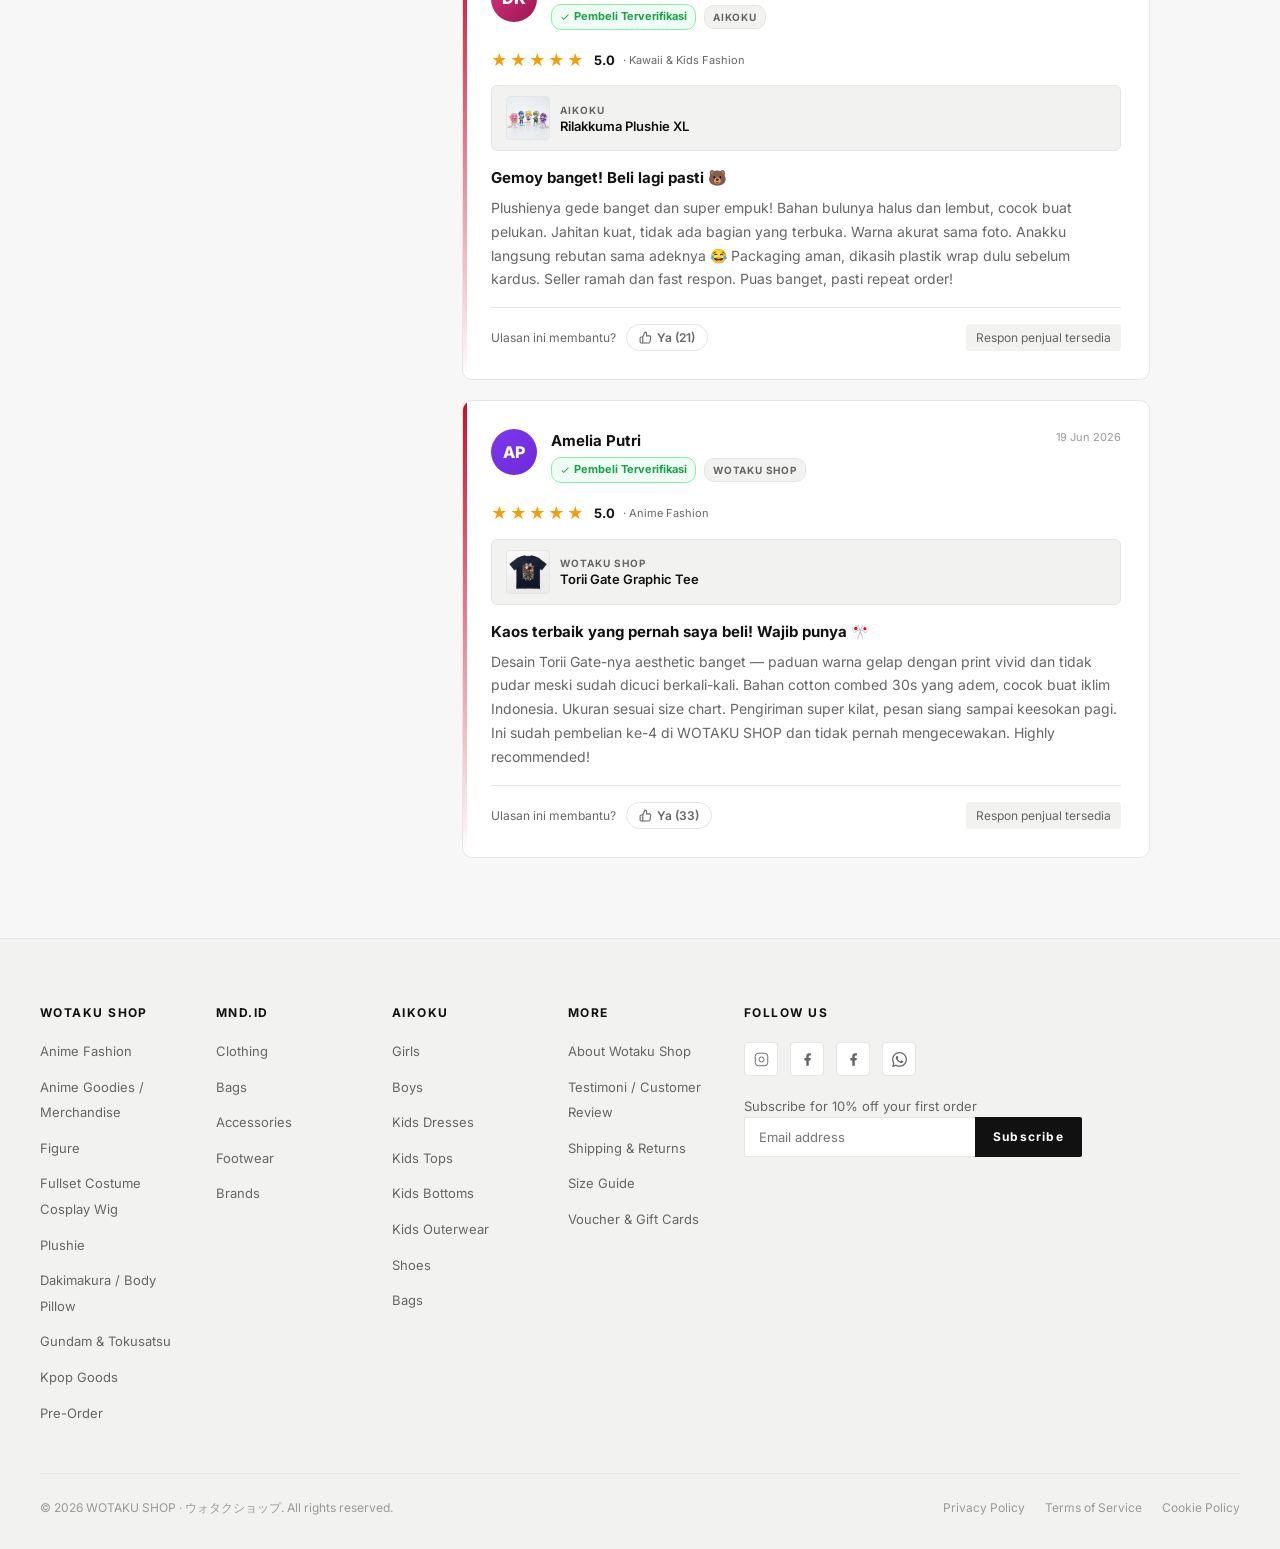
<file: testimoni.html>
﻿<!DOCTYPE html>
<html lang="id">

<head>
  <meta charset="UTF-8" />
  <meta name="viewport" content="width=device-width, initial-scale=1.0" />
  <title>Testimoni Pelanggan — WOTAKU SHOP</title>
  <meta name="description" content="Baca testimoni asli dari pelanggan setia WOTAKU SHOP." />
  <link rel="stylesheet" href="css/style.css" />
  <link rel="preconnect" href="https://fonts.googleapis.com" />
  <link rel="preconnect" href="https://fonts.gstatic.com" crossorigin />
  <style>
    .testi-body {
      background: #f7f7f8
    }

    .testi-breadcrumb {
      background: #fff;
      border-bottom: 1px solid var(--border);
      padding: 14px 40px
    }

    .testi-breadcrumb-inner {
      max-width: 1100px;
      margin: 0 auto;
      display: flex;
      align-items: center;
      gap: 8px;
      flex-wrap: wrap
    }

    .testi-breadcrumb a {
      font-size: 13px;
      color: var(--text-secondary)
    }

    .testi-breadcrumb a:hover {
      color: var(--accent-red)
    }

    .testi-breadcrumb .sep {
      color: var(--text-muted);
      font-size: 12px
    }

    .testi-breadcrumb .cur {
      font-size: 13px;
      color: var(--text-primary);
      font-weight: 500
    }

    .testi-hero {
      background: linear-gradient(135deg, #0a0a0a 0%, #1a0505 50%, #111 100%);
      color: white;
      padding: 72px 40px 60px;
      text-align: center;
      position: relative;
      overflow: hidden
    }

    .testi-hero::before {
      content: '';
      position: absolute;
      inset: 0;
      background: radial-gradient(ellipse at 50% 0%, rgba(200, 16, 46, 0.15) 0%, transparent 60%);
      pointer-events: none
    }

    .testi-hero-tag {
      display: inline-block;
      font-size: 11px;
      font-weight: 700;
      letter-spacing: 0.2em;
      text-transform: uppercase;
      color: var(--accent-red);
      margin-bottom: 16px;
      border: 1px solid rgba(200, 16, 46, 0.4);
      padding: 6px 16px;
      border-radius: 20px;
      position: relative
    }

    .testi-hero h1 {
      font-size: clamp(32px, 5vw, 52px);
      font-weight: 900;
      letter-spacing: -0.03em;
      margin-bottom: 8px;
      position: relative
    }

    .testi-hero-jp {
      font-size: 14px;
      color: rgba(255, 255, 255, 0.4);
      margin-bottom: 40px;
      letter-spacing: 0.15em;
      position: relative
    }

    .testi-stats-bar {
      display: flex;
      justify-content: center;
      gap: 48px;
      flex-wrap: wrap;
      position: relative;
      padding-top: 32px;
      border-top: 1px solid rgba(255, 255, 255, 0.1);
      margin-top: 32px
    }

    .testi-stat {
      text-align: center
    }

    .testi-stat-num {
      font-size: 40px;
      font-weight: 900;
      line-height: 1;
      color: white
    }

    .testi-stat-num span {
      font-size: 20px;
      font-weight: 700;
      color: var(--accent-red)
    }

    .testi-stat-label {
      font-size: 11px;
      letter-spacing: 0.1em;
      color: rgba(255, 255, 255, 0.45);
      margin-top: 6px;
      text-transform: uppercase
    }

    .testi-stars-big {
      font-size: 24px;
      letter-spacing: 2px;
      color: #f59e0b
    }

    .testi-main {
      max-width: 1100px;
      margin: 0 auto;
      padding: 48px 40px 80px;
      display: grid;
      grid-template-columns: 300px 1fr;
      gap: 32px;
      align-items: start
    }

    .testi-sidebar {
      background: white;
      border: 1px solid var(--border);
      border-radius: 10px;
      padding: 28px;
      position: sticky;
      top: 90px
    }

    .testi-sidebar-title {
      font-size: 15px;
      font-weight: 700;
      margin-bottom: 20px;
      color: var(--text-primary)
    }

    .rating-overview {
      text-align: center;
      padding: 16px 0 24px;
      border-bottom: 1px solid var(--border);
      margin-bottom: 24px
    }

    .rating-big-num {
      font-size: 56px;
      font-weight: 900;
      line-height: 1;
      color: var(--text-primary)
    }

    .rating-big-stars {
      font-size: 20px;
      letter-spacing: 2px;
      color: #f59e0b;
      margin: 6px 0
    }

    .rating-big-note {
      font-size: 12px;
      color: var(--text-secondary)
    }

    .rating-bar-row {
      display: flex;
      align-items: center;
      gap: 10px;
      margin-bottom: 10px
    }

    .rating-bar-label {
      font-size: 12px;
      font-weight: 600;
      color: var(--text-secondary);
      width: 14px;
      flex-shrink: 0
    }

    .rating-bar-star {
      font-size: 11px;
      color: #f59e0b
    }

    .rating-bar-track {
      flex: 1;
      height: 7px;
      background: var(--bg-secondary);
      border-radius: 4px;
      overflow: hidden
    }

    .rating-bar-fill {
      height: 100%;
      background: linear-gradient(90deg, #f59e0b, #fbbf24);
      border-radius: 4px
    }

    .rating-bar-count {
      font-size: 11px;
      color: var(--text-muted);
      width: 16px;
      text-align: right;
      flex-shrink: 0
    }

    .testi-filter-label {
      font-size: 11px;
      font-weight: 700;
      letter-spacing: 0.1em;
      text-transform: uppercase;
      color: var(--text-secondary);
      margin: 20px 0 10px
    }

    .testi-filter-btns {
      display: flex;
      flex-wrap: wrap;
      gap: 6px
    }

    .testi-filter-btn {
      padding: 6px 12px;
      border: 1.5px solid var(--border);
      border-radius: 20px;
      font-size: 12px;
      font-weight: 600;
      color: var(--text-secondary);
      cursor: pointer;
      background: white;
      transition: all 0.2s;
      font-family: 'Inter', sans-serif
    }

    .testi-filter-btn.active,
    .testi-filter-btn:hover {
      background: var(--text-primary);
      color: white;
      border-color: var(--text-primary)
    }

    .testi-reviews {
      display: flex;
      flex-direction: column;
      gap: 20px
    }

    .review-card {
      background: white;
      border: 1px solid var(--border);
      border-radius: 10px;
      padding: 28px;
      transition: box-shadow 0.25s, transform 0.25s;
      position: relative;
      overflow: hidden
    }

    .review-card::before {
      content: '';
      position: absolute;
      top: 0;
      left: 0;
      width: 4px;
      height: 100%;
      background: linear-gradient(180deg, var(--accent-red), transparent);
      border-radius: 10px 0 0 10px
    }

    .review-card:hover {
      box-shadow: 0 8px 32px rgba(0, 0, 0, 0.10);
      transform: translateY(-2px)
    }

    .review-card-header {
      display: flex;
      align-items: flex-start;
      gap: 14px;
      margin-bottom: 18px
    }

    .review-avatar {
      width: 46px;
      height: 46px;
      border-radius: 50%;
      flex-shrink: 0;
      display: flex;
      align-items: center;
      justify-content: center;
      font-size: 16px;
      font-weight: 800;
      color: white;
      letter-spacing: -0.02em
    }

    .review-header-info {
      flex: 1
    }

    .review-name {
      font-size: 15px;
      font-weight: 700;
      color: var(--text-primary);
      margin-bottom: 4px
    }

    .review-meta {
      display: flex;
      align-items: center;
      gap: 8px;
      flex-wrap: wrap
    }

    .review-verified {
      display: inline-flex;
      align-items: center;
      gap: 4px;
      font-size: 11px;
      font-weight: 700;
      color: #16a34a;
      background: #f0fdf4;
      padding: 3px 8px;
      border-radius: 10px;
      border: 1px solid #86efac
    }

    .review-store-badge {
      font-size: 10px;
      font-weight: 700;
      letter-spacing: 0.08em;
      text-transform: uppercase;
      padding: 3px 8px;
      border-radius: 10px;
      background: var(--bg-secondary);
      color: var(--text-secondary);
      border: 1px solid var(--border)
    }

    .review-date {
      font-size: 11px;
      color: var(--text-muted);
      margin-left: auto;
      align-self: flex-start;
      white-space: nowrap
    }

    .review-stars {
      display: flex;
      align-items: center;
      gap: 8px;
      margin-bottom: 12px
    }

    .review-stars-val {
      font-size: 16px;
      letter-spacing: 2px;
      color: #f59e0b
    }

    .review-stars-num {
      font-size: 13px;
      font-weight: 700;
      color: var(--text-primary)
    }

    .review-category {
      font-size: 11px;
      color: var(--text-secondary)
    }

    .review-product-tag {
      display: flex;
      align-items: center;
      gap: 10px;
      background: var(--bg-secondary);
      border: 1px solid var(--border);
      border-radius: 6px;
      padding: 10px 14px;
      margin-bottom: 16px
    }

    .review-product-img {
      width: 44px;
      height: 44px;
      object-fit: cover;
      border-radius: 4px;
      border: 1px solid var(--border);
      flex-shrink: 0
    }

    .review-product-store {
      font-size: 10px;
      font-weight: 700;
      letter-spacing: 0.1em;
      text-transform: uppercase;
      color: var(--text-secondary)
    }

    .review-product-name {
      font-size: 13px;
      font-weight: 600;
      color: var(--text-primary);
      line-height: 1.3
    }

    .review-title {
      font-size: 15px;
      font-weight: 700;
      color: var(--text-primary);
      margin-bottom: 8px;
      line-height: 1.4
    }

    .review-body {
      font-size: 14px;
      color: var(--text-secondary);
      line-height: 1.7;
      margin-bottom: 16px
    }

    .review-photos {
      display: flex;
      gap: 8px;
      margin-bottom: 18px;
      flex-wrap: wrap
    }

    .review-photo {
      width: 72px;
      height: 72px;
      object-fit: cover;
      border-radius: 6px;
      border: 1px solid var(--border);
      cursor: zoom-in;
      transition: transform 0.2s
    }

    .review-photo:hover {
      transform: scale(1.05)
    }

    .review-card-footer {
      display: flex;
      align-items: center;
      justify-content: space-between;
      padding-top: 16px;
      border-top: 1px solid var(--border)
    }

    .review-helpful {
      display: flex;
      align-items: center;
      gap: 10px
    }

    .review-helpful-label {
      font-size: 12px;
      color: var(--text-secondary)
    }

    .review-helpful-btn {
      display: flex;
      align-items: center;
      gap: 5px;
      font-size: 12px;
      font-weight: 600;
      color: var(--text-secondary);
      border: 1.5px solid var(--border);
      border-radius: 20px;
      padding: 5px 12px;
      cursor: pointer;
      background: white;
      transition: all 0.2s;
      font-family: 'Inter', sans-serif
    }

    .review-helpful-btn:hover {
      border-color: var(--text-primary);
      color: var(--text-primary)
    }

    .review-helpful-btn.voted {
      background: #f0fdf4;
      border-color: #86efac;
      color: #16a34a
    }

    .review-response {
      font-size: 12px;
      color: var(--text-secondary);
      background: var(--bg-secondary);
      border-radius: 4px;
      padding: 4px 10px
    }

    .testi-cta {
      background: linear-gradient(135deg, #111 0%, #1a0505 100%);
      max-width: 1020px;
      margin: 0 auto 80px;
      border-radius: 12px;
      padding: 48px;
      text-align: center;
      color: white;
      position: relative;
      overflow: hidden
    }

    .testi-cta::before {
      content: '';
      position: absolute;
      inset: 0;
      background: radial-gradient(ellipse at 50% 0%, rgba(200, 16, 46, 0.2) 0%, transparent 70%)
    }

    .testi-cta h2 {
      font-size: 28px;
      font-weight: 900;
      margin-bottom: 10px;
      position: relative
    }

    .testi-cta p {
      font-size: 14px;
      color: rgba(255, 255, 255, 0.6);
      margin-bottom: 28px;
      position: relative
    }

    .testi-cta-btns {
      display: flex;
      gap: 12px;
      justify-content: center;
      flex-wrap: wrap;
      position: relative
    }

    .testi-cta-btn-primary {
      background: var(--accent-red);
      color: white;
      padding: 14px 28px;
      border-radius: 4px;
      font-size: 14px;
      font-weight: 700;
      letter-spacing: 0.04em;
      transition: all 0.2s;
      display: flex;
      align-items: center;
      gap: 8px
    }

    .testi-cta-btn-primary:hover {
      background: #a50d23;
      transform: translateY(-1px)
    }

    .testi-cta-btn-secondary {
      background: rgba(255, 255, 255, 0.1);
      color: white;
      padding: 14px 28px;
      border-radius: 4px;
      font-size: 14px;
      font-weight: 700;
      border: 1px solid rgba(255, 255, 255, 0.2);
      transition: all 0.2s;
      display: flex;
      align-items: center;
      gap: 8px
    }

    .testi-cta-btn-secondary:hover {
      background: rgba(255, 255, 255, 0.18)
    }

    @media(max-width:860px) {
      .testi-main {
        grid-template-columns: 1fr;
        padding: 24px 20px 60px
      }

      .testi-sidebar {
        position: static
      }

      .testi-hero {
        padding: 48px 20px 40px
      }

      .testi-stats-bar {
        gap: 24px
      }

      .testi-cta {
        margin: 0 20px 60px;
        padding: 32px 20px
      }
    }
  </style>
</head>

<body class="testi-body">
  <div class="menu-overlay" id="menuOverlay"></div>
  <nav class="mobile-menu" id="mobileMenu">
    <div class="mobile-menu-header">
      <div class="mobile-menu-logo">WOTAKU <span class="red">MART</span></div>
      <button class="close-menu-btn" id="closeMenuBtn" aria-label="Close menu">
        <svg viewBox="0 0 24 24" fill="none" stroke="currentColor" stroke-width="1.5">
          <path d="M6 18L18 6M6 6l12 12" />
        </svg>
      </button>
    </div>
    <div class="mobile-nav-links">
      <button class="search-btn mobile-search-btn" aria-label="Cari produk">
        <svg viewBox="0 0 24 24" fill="none" stroke="currentColor" stroke-width="1.5" width="20" height="20">
          <circle cx="11" cy="11" r="7" />
          <path d="M16.5 16.5l4 4" />
        </svg>
        <span class="search-label">Cari Produk</span>
      </button>
      <a href="shop.html#wotaku-section" class="mobile-logo-link"><img src="assets/images/logo_wotaku.webp" alt="Wotaku Shop" class="mobile-brand-logo" /><span class="nav-jp">ウォタクショップ</span></a>
      <a href="shop.html#mnd-section" class="mobile-logo-link"><img src="assets/images/logo_mnd.webp" alt="MND.ID" class="mobile-brand-logo" /><span class="nav-jp">エムエヌディー</span></a>
      <a href="shop.html#aikoku-section" class="mobile-logo-link"><img src="assets/images/logo_AIKOKU.webp" alt="Aikoku" class="mobile-brand-logo" /><span class="nav-jp">アイコク</span></a>
      <a href="index.html" class="mobile-nav-main">Home</a>
      <a href="shop.html" class="mobile-nav-main">Shop</a>
      <a href="contact.html" class="mobile-nav-main">Contact</a>
    </div>
  </nav>
  <header class="navbar" id="navbar">
    <div class="nav-container">
      <div class="nav-left">
        <a href="index.html" class="nav-logo">
          <div class="logo-brand">WOTAKU <span class="red">MART</span></div>
          <div class="logo-jp">ウォタクショップ</div>
        </a>
        <nav class="nav-links">
          <a href="shop.html" class="nav-logo-link"><img src="assets/images/logo_wotaku.webp" alt="Wotaku Shop"
              class="nav-brand-logo" /></a>
          <a href="shop.html" class="nav-logo-link"><img src="assets/images/logo_mnd.webp" alt="MND.ID"
              class="nav-brand-logo" /></a>
          <a href="shop.html" class="nav-logo-link"><img src="assets/images/logo_AIKOKU.webp" alt="Aikoku"
              class="nav-brand-logo" /></a>
        </nav>
      </div>
      <div class="nav-right">
        <button class="search-btn" id="searchBtn" aria-label="Cari produk"><svg viewBox="0 0 24 24" fill="none" stroke="currentColor" stroke-width="1.5" width="18" height="18"><circle cx="11" cy="11" r="7"/><path d="M16.5 16.5l4 4"/></svg><span class="search-label">Cari</span></button>
        <button class="nav-icon-btn" id="cartBtn" aria-label="Cart">
          <svg viewBox="0 0 24 24" fill="none" stroke="currentColor" stroke-width="1.5">
            <path d="M6 2L3 6v14a2 2 0 0 0 2 2h14a2 2 0 0 0 2-2V6l-3-4z" />
            <line x1="3" y1="6" x2="21" y2="6" />
            <path d="M16 10a4 4 0 0 1-8 0" />
          </svg>
          <span>Cart</span><span class="cart-count">0</span>
        </button>
        <button class="hamburger-btn" id="hamburgerBtn"
          aria-label="Menu"><span></span><span></span><span></span></button>
      </div>
    </div>
  </header>
  <nav class="testi-breadcrumb">
    <div class="testi-breadcrumb-inner">
      <a href="index.html">Home</a><span class="sep">&#8250;</span>
      <span class="cur">Testimoni Pelanggan</span>
    </div>
  </nav>

  <div class="testi-main">
    <aside class="testi-sidebar">
      <div class="testi-sidebar-title">Ringkasan Rating</div>
      <div class="rating-overview">
        <div class="rating-big-num">4.9</div>
        <div class="rating-big-stars">&#9733;&#9733;&#9733;&#9733;&#9733;</div>
        <div class="rating-big-note">dari 5 ulasan yang ditampilkan</div>
      </div>
      <div class="rating-bar-row"><span class="rating-bar-label">5</span><span class="rating-bar-star">&#9733;</span>
        <div class="rating-bar-track">
          <div class="rating-bar-fill" style="width:80%"></div>
        </div><span class="rating-bar-count">4</span>
      </div>
      <div class="rating-bar-row"><span class="rating-bar-label">4</span><span class="rating-bar-star">&#9733;</span>
        <div class="rating-bar-track">
          <div class="rating-bar-fill" style="width:20%;background:linear-gradient(90deg,#a3e635,#bef264)"></div>
        </div><span class="rating-bar-count">1</span>
      </div>
      <div class="rating-bar-row"><span class="rating-bar-label">3</span><span class="rating-bar-star">&#9733;</span>
        <div class="rating-bar-track">
          <div class="rating-bar-fill" style="width:0%"></div>
        </div><span class="rating-bar-count">0</span>
      </div>
      <div class="rating-bar-row"><span class="rating-bar-label">2</span><span class="rating-bar-star">&#9733;</span>
        <div class="rating-bar-track">
          <div class="rating-bar-fill" style="width:0%"></div>
        </div><span class="rating-bar-count">0</span>
      </div>
      <div class="rating-bar-row"><span class="rating-bar-label">1</span><span class="rating-bar-star">&#9733;</span>
        <div class="rating-bar-track">
          <div class="rating-bar-fill" style="width:0%"></div>
        </div><span class="rating-bar-count">0</span>
      </div>
      <p class="testi-filter-label">Filter Toko</p>
      <div class="testi-filter-btns">
        <button class="testi-filter-btn active" onclick="filterStore(this,'all')">Semua</button>
        <button class="testi-filter-btn" onclick="filterStore(this,'wotaku')">Wotaku Shop</button>
        <button class="testi-filter-btn" onclick="filterStore(this,'mnd')">mnd.id</button>
        <button class="testi-filter-btn" onclick="filterStore(this,'aikoku')">Aikoku</button>
      </div>
      <p class="testi-filter-label" style="margin-top:20px">Filter Bintang</p>
      <div class="testi-filter-btns">
        <button class="testi-filter-btn active" onclick="filterStar(this,'all')">Semua</button>
        <button class="testi-filter-btn" onclick="filterStar(this,'5')">&#9733;&#9733;&#9733;&#9733;&#9733;</button>
        <button class="testi-filter-btn" onclick="filterStar(this,'4')">&#9733;&#9733;&#9733;&#9733;</button>
      </div>
    </aside>
    <div class="testi-reviews" id="reviewsContainer">
      <article class="review-card" data-store="wotaku" data-stars="5">
        <div class="review-card-header">
          <div class="review-avatar" style="background:linear-gradient(135deg,#C8102E,#8b0a20)">RA</div>
          <div class="review-header-info">
            <p class="review-name">Rina Amelia</p>
            <div class="review-meta">
              <span class="review-verified"><svg viewBox="0 0 24 24" fill="currentColor" width="10" height="10">
                  <path d="M9 16.17L4.83 12l-1.42 1.41L9 19 21 7l-1.41-1.41z" />
                </svg> Pembeli Terverifikasi</span>
              <span class="review-store-badge">Wotaku Shop</span>
            </div>
          </div>
          <span class="review-date">12 Jul 2026</span>
        </div>
        <div class="review-stars"><span class="review-stars-val">&#9733;&#9733;&#9733;&#9733;&#9733;</span><span
            class="review-stars-num">5.0</span><span class="review-category">&middot; Figure &amp; Collectibles</span>
        </div>
        <div class="review-product-tag">
          <img class="review-product-img" src="assets/images/prod_figure.webp" alt="Kitsune Figure"
            onerror="this.style.display='none'" />
          <div>
            <p class="review-product-store">Wotaku Shop</p>
            <p class="review-product-name">Kitsune Spirit Anime Figure</p>
          </div>
        </div>
        <h3 class="review-title">Figurnya luar biasa! Melebihi ekspektasi 🔥</h3>
        <p class="review-body">Awalnya ragu beli figure di sini, tapi ternyata kualitasnya premium banget. Detail sculpt
          sangat halus, cat tidak ada yang belang, dan packaging super aman — bubble wrap tebal plus kardus double wall.
          Sampai Bandung 2 hari kondisi 100% perfect. Sudah 3x beli dan selalu puas!</p>
        <div class="review-card-footer">
          <div class="review-helpful"><span class="review-helpful-label">Ulasan ini membantu?</span>
            <button class="review-helpful-btn" onclick="toggleVote(this,15)"><svg viewBox="0 0 24 24" fill="none"
                stroke="currentColor" stroke-width="2" width="13" height="13">
                <path d="M14 9V5a3 3 0 0 0-3-3l-4 9v11h11.28a2 2 0 0 0 2-1.7l1.38-9a2 2 0 0 0-2-2.3H14z" />
                <path d="M7 22H4a2 2 0 0 1-2-2v-7a2 2 0 0 1 2-2h3" />
              </svg><span>Ya (15)</span></button>
          </div>
          <span class="review-response">Respon penjual tersedia</span>
        </div>
      </article>

      <article class="review-card" data-store="wotaku" data-stars="5">
        <div class="review-card-header">
          <div class="review-avatar" style="background:linear-gradient(135deg,#1e40af,#1d4ed8)">MA</div>
          <div class="review-header-info">
            <p class="review-name">Michael Adrian</p>
            <div class="review-meta">
              <span class="review-verified"><svg viewBox="0 0 24 24" fill="currentColor" width="10" height="10">
                  <path d="M9 16.17L4.83 12l-1.42 1.41L9 19 21 7l-1.41-1.41z" />
                </svg> Pembeli Terverifikasi</span>
              <span class="review-store-badge">Wotaku Shop</span>
            </div>
          </div>
          <span class="review-date">16 Jan 2026</span>
        </div>
        <div class="review-stars"><span class="review-stars-val">&#9733;&#9733;&#9733;&#9733;&#9733;</span><span
            class="review-stars-num">5.0</span><span class="review-category">&middot; Cosplay &amp; Costume</span></div>
        <div class="review-product-tag">
          <img class="review-product-img" src="assets/images/prod_cosplay.webp" alt="Kimono Cosplay"
            onerror="this.style.display='none'" />
          <div>
            <p class="review-product-store">Wotaku Shop</p>
            <p class="review-product-name">Sakura Kimono Cosplay Set</p>
          </div>
        </div>
        <h3 class="review-title">Kualitas barang sangat baik dan rapih!</h3>
        <p class="review-body">Kualitas barang sangat baik dan rapih, pelayanan juga cepat dan ramah. Seller responsif
          banget ketika ditanya soal ukuran dan bahan. Costumnya pas banget dipake event cosplay kemarin, banyak yang
          foto bareng 😂<br><br>ps semoga nanti boleh update dulu prosesnya agar tidak langsung finishing — sedikit
          masukan ya kak. Overall sangat recommended!</p>
        <div class="review-card-footer">
          <div class="review-helpful"><span class="review-helpful-label">Ulasan ini membantu?</span>
            <button class="review-helpful-btn" onclick="toggleVote(this,27)"><svg viewBox="0 0 24 24" fill="none"
                stroke="currentColor" stroke-width="2" width="13" height="13">
                <path d="M14 9V5a3 3 0 0 0-3-3l-4 9v11h11.28a2 2 0 0 0 2-1.7l1.38-9a2 2 0 0 0-2-2.3H14z" />
                <path d="M7 22H4a2 2 0 0 1-2-2v-7a2 2 0 0 1 2-2h3" />
              </svg><span>Ya (27)</span></button>
          </div>
        </div>
      </article>

      <article class="review-card" data-store="mnd" data-stars="4">
        <div class="review-card-header">
          <div class="review-avatar" style="background:linear-gradient(135deg,#0f766e,#0d9488)">RP</div>
          <div class="review-header-info">
            <p class="review-name">Rizky Pratama</p>
            <div class="review-meta">
              <span class="review-verified"><svg viewBox="0 0 24 24" fill="currentColor" width="10" height="10">
                  <path d="M9 16.17L4.83 12l-1.42 1.41L9 19 21 7l-1.41-1.41z" />
                </svg> Pembeli Terverifikasi</span>
              <span class="review-store-badge">mnd.id</span>
            </div>
          </div>
          <span class="review-date">3 Mar 2026</span>
        </div>
        <div class="review-stars"><span class="review-stars-val"
            style="color:#a3e635">&#9733;&#9733;&#9733;&#9733;</span><span class="review-stars-num">4.0</span><span
            class="review-category">&middot; Streetwear &amp; Fashion</span></div>
        <div class="review-product-tag">
          <img class="review-product-img" src="assets/images/prod_hoodie.webp" alt="Hoodie"
            onerror="this.src='assets/images/prod_figure.webp'" />
          <div>
            <p class="review-product-store">mnd.id</p>
            <p class="review-product-name">Tokyo Kanji Oversized Hoodie</p>
          </div>
        </div>
        <h3 class="review-title">Bahan tebal dan nyaman, desain keren abis</h3>
        <p class="review-body">Hoodienya berat dan tebal, bahan fleece dalam yang halus dan tidak bikin gatal. Desain
          kanji-nya unik, beda dari hoodie biasa di pasaran. Jahitan kuat dan rapi. Minusnya waktu pengiriman sedikit
          lebih lama dari estimasi — 4 hari baru sampai. Tapi hasil akhirnya worth it, sudah saya pake ke beberapa acara
          dan selalu dapet compliment 👍</p>
        <div class="review-card-footer">
          <div class="review-helpful"><span class="review-helpful-label">Ulasan ini membantu?</span>
            <button class="review-helpful-btn" onclick="toggleVote(this,8)"><svg viewBox="0 0 24 24" fill="none"
                stroke="currentColor" stroke-width="2" width="13" height="13">
                <path d="M14 9V5a3 3 0 0 0-3-3l-4 9v11h11.28a2 2 0 0 0 2-1.7l1.38-9a2 2 0 0 0-2-2.3H14z" />
                <path d="M7 22H4a2 2 0 0 1-2-2v-7a2 2 0 0 1 2-2h3" />
              </svg><span>Ya (8)</span></button>
          </div>
        </div>
      </article>

      <article class="review-card" data-store="aikoku" data-stars="5">
        <div class="review-card-header">
          <div class="review-avatar" style="background:linear-gradient(135deg,#d63384,#9d174d)">DK</div>
          <div class="review-header-info">
            <p class="review-name">Dewi Kartika</p>
            <div class="review-meta">
              <span class="review-verified"><svg viewBox="0 0 24 24" fill="currentColor" width="10" height="10">
                  <path d="M9 16.17L4.83 12l-1.42 1.41L9 19 21 7l-1.41-1.41z" />
                </svg> Pembeli Terverifikasi</span>
              <span class="review-store-badge">Aikoku</span>
            </div>
          </div>
          <span class="review-date">28 Mei 2026</span>
        </div>
        <div class="review-stars"><span class="review-stars-val">&#9733;&#9733;&#9733;&#9733;&#9733;</span><span
            class="review-stars-num">5.0</span><span class="review-category">&middot; Kawaii &amp; Kids Fashion</span>
        </div>
        <div class="review-product-tag">
          <img class="review-product-img" src="assets/images/prod_acrylic.webp" alt="Plushie"
            onerror="this.src='assets/images/prod_figure.webp'" />
          <div>
            <p class="review-product-store">Aikoku</p>
            <p class="review-product-name">Rilakkuma Plushie XL</p>
          </div>
        </div>
        <h3 class="review-title">Gemoy banget! Beli lagi pasti 🐻</h3>
        <p class="review-body">Plushienya gede banget dan super empuk! Bahan bulunya halus dan lembut, cocok buat
          pelukan. Jahitan kuat, tidak ada bagian yang terbuka. Warna akurat sama foto. Anakku langsung rebutan sama
          adeknya 😂 Packaging aman, dikasih plastik wrap dulu sebelum kardus. Seller ramah dan fast respon. Puas
          banget, pasti repeat order!</p>
        <div class="review-card-footer">
          <div class="review-helpful"><span class="review-helpful-label">Ulasan ini membantu?</span>
            <button class="review-helpful-btn" onclick="toggleVote(this,21)"><svg viewBox="0 0 24 24" fill="none"
                stroke="currentColor" stroke-width="2" width="13" height="13">
                <path d="M14 9V5a3 3 0 0 0-3-3l-4 9v11h11.28a2 2 0 0 0 2-1.7l1.38-9a2 2 0 0 0-2-2.3H14z" />
                <path d="M7 22H4a2 2 0 0 1-2-2v-7a2 2 0 0 1 2-2h3" />
              </svg><span>Ya (21)</span></button>
          </div>
          <span class="review-response">Respon penjual tersedia</span>
        </div>
      </article>

      <article class="review-card" data-store="wotaku" data-stars="5">
        <div class="review-card-header">
          <div class="review-avatar" style="background:linear-gradient(135deg,#7c3aed,#6d28d9)">AP</div>
          <div class="review-header-info">
            <p class="review-name">Amelia Putri</p>
            <div class="review-meta">
              <span class="review-verified"><svg viewBox="0 0 24 24" fill="currentColor" width="10" height="10">
                  <path d="M9 16.17L4.83 12l-1.42 1.41L9 19 21 7l-1.41-1.41z" />
                </svg> Pembeli Terverifikasi</span>
              <span class="review-store-badge">Wotaku Shop</span>
            </div>
          </div>
          <span class="review-date">19 Jun 2026</span>
        </div>
        <div class="review-stars"><span class="review-stars-val">&#9733;&#9733;&#9733;&#9733;&#9733;</span><span
            class="review-stars-num">5.0</span><span class="review-category">&middot; Anime Fashion</span></div>
        <div class="review-product-tag">
          <img class="review-product-img" src="assets/images/prod_tshirt.webp" alt="Kaos"
            onerror="this.src='assets/images/prod_figure.webp'" />
          <div>
            <p class="review-product-store">Wotaku Shop</p>
            <p class="review-product-name">Torii Gate Graphic Tee</p>
          </div>
        </div>
        <h3 class="review-title">Kaos terbaik yang pernah saya beli! Wajib punya 🎌</h3>
        <p class="review-body">Desain Torii Gate-nya aesthetic banget — paduan warna gelap dengan print vivid dan tidak
          pudar meski sudah dicuci berkali-kali. Bahan cotton combed 30s yang adem, cocok buat iklim Indonesia. Ukuran
          sesuai size chart. Pengiriman super kilat, pesan siang sampai keesokan pagi. Ini sudah pembelian ke-4 di
          WOTAKU SHOP dan tidak pernah mengecewakan. Highly recommended!</p>
        <div class="review-card-footer">
          <div class="review-helpful"><span class="review-helpful-label">Ulasan ini membantu?</span>
            <button class="review-helpful-btn" onclick="toggleVote(this,33)"><svg viewBox="0 0 24 24" fill="none"
                stroke="currentColor" stroke-width="2" width="13" height="13">
                <path d="M14 9V5a3 3 0 0 0-3-3l-4 9v11h11.28a2 2 0 0 0 2-1.7l1.38-9a2 2 0 0 0-2-2.3H14z" />
                <path d="M7 22H4a2 2 0 0 1-2-2v-7a2 2 0 0 1 2-2h3" />
              </svg><span>Ya (33)</span></button>
          </div>
          <span class="review-response">Respon penjual tersedia</span>
        </div>
      </article>

    </div>
  </div>


  <a href="https://wa.me/6281385811993" class="floating-wa" target="_blank" rel="noopener noreferrer"
    aria-label="Chat WhatsApp"><svg viewBox="0 0 24 24" fill="currentColor">
      <path
        d="M17.472 14.382c-.297-.149-1.758-.867-2.03-.967-.273-.099-.471-.148-.67.15-.197.297-.767.966-.94 1.164-.173.199-.347.223-.644.075-.297-.15-1.255-.463-2.39-1.475-.883-.788-1.48-1.761-1.653-2.059-.173-.297-.018-.458.13-.606.134-.133.298-.347.446-.52.149-.174.198-.298.298-.497.099-.198.05-.371-.025-.52-.075-.149-.669-1.612-.916-2.207-.242-.579-.487-.5-.669-.51a12.8 12.8 0 0 0-.57-.01c-.198 0-.52.074-.792.372-.272.297-1.04 1.016-1.04 2.479 0 1.462 1.065 2.875 1.213 3.074.149.198 2.096 3.2 5.077 4.487.709.306 1.262.489 1.694.625.712.227 1.36.195 1.871.118.571-.085 1.758-.719 2.006-1.413.248-.694.248-1.289.173-1.413-.074-.124-.272-.198-.57-.347m-5.421 7.403h-.004a9.87 9.87 0 0 1-5.031-1.378l-.361-.214-3.741.982.998-3.648-.235-.374a9.86 9.86 0 0 1-1.51-5.26c.001-5.45 4.436-9.884 9.888-9.884 2.64 0 5.122 1.03 6.988 2.898a9.825 9.825 0 0 1 2.893 6.994c-.003 5.45-4.437 9.884-9.885 9.884m8.413-18.297A11.815 11.815 0 0 0 12.05 0C5.495 0 .16 5.335.157 11.892c0 2.096.547 4.142 1.588 5.945L.057 24l6.305-1.654a11.882 11.882 0 0 0 5.683 1.448h.005c6.554 0 11.89-5.335 11.893-11.893a11.821 11.821 0 0 0-3.48-8.413Z" />
    </svg></a>

  <footer class="footer" aria-label="Site footer">
    <div class="footer-grid">
      <div>
        <h3 class="footer-col-title">Wotaku Shop</h3>
        <ul class="footer-links">
          <li><a href="shop.html#wotaku-section">Anime Fashion</a></li>
          <li><a href="shop.html#wotaku-section">Anime Goodies / Merchandise</a></li>
          <li><a href="shop.html#wotaku-section">Figure</a></li>
          <li><a href="shop.html#wotaku-section">Fullset Costume Cosplay Wig</a></li>
          <li><a href="shop.html#wotaku-section">Plushie</a></li>
          <li><a href="shop.html#wotaku-section">Dakimakura / Body Pillow</a></li>
          <li><a href="shop.html#wotaku-section">Gundam &amp; Tokusatsu</a></li>
          <li><a href="shop.html#wotaku-section">Kpop Goods</a></li>
          <li><a href="shop.html#wotaku-section">Pre-Order</a></li>
        </ul>
      </div>
      <div>
        <h3 class="footer-col-title">mnd.id</h3>
        <ul class="footer-links">
          <li><a href="shop.html#mnd-section">Clothing</a></li>
          <li><a href="shop.html#mnd-section">Bags</a></li>
          <li><a href="shop.html#mnd-section">Accessories</a></li>
          <li><a href="shop.html#mnd-section">Footwear</a></li>
          <li><a href="shop.html#mnd-section">Brands</a></li>
        </ul>
      </div>
      <div>
        <h3 class="footer-col-title">Aikoku</h3>
        <ul class="footer-links">
          <li><a href="shop.html#aikoku-section">Girls</a></li>
          <li><a href="shop.html#aikoku-section">Boys</a></li>
          <li><a href="shop.html#aikoku-section">Kids Dresses</a></li>
          <li><a href="shop.html#aikoku-section">Kids Tops</a></li>
          <li><a href="shop.html#aikoku-section">Kids Bottoms</a></li>
          <li><a href="shop.html#aikoku-section">Kids Outerwear</a></li>
          <li><a href="shop.html#aikoku-section">Shoes</a></li>
          <li><a href="shop.html#aikoku-section">Bags</a></li>
        </ul>
      </div>
      <div>
        <h3 class="footer-col-title">More</h3>
        <ul class="footer-links">
          <li><a href="#">About Wotaku Shop</a></li>
          <li><a href="testimoni.html">Testimoni / Customer Review</a></li>
          <li><a href="#">Shipping &amp; Returns</a></li>
          <li><a href="#">Size Guide</a></li>
          <li><a href="#">Voucher &amp; Gift Cards</a></li>
        </ul>
      </div>
      <div style="grid-column: span 2;">
        <h3 class="footer-col-title">Follow Us</h3>
        <div class="footer-socials" style="margin-bottom:16px;">
          <a href="https://www.instagram.com/mnd.shop_global/" target="_blank" rel="noopener noreferrer" class="social-btn" aria-label="Instagram"><svg viewBox="0 0 24 24" fill="none" stroke="currentColor" stroke-width="1.5"><rect x="2" y="2" width="20" height="20" rx="5"/><path d="M16 11.37A4 4 0 1 1 12.63 8 4 4 0 0 1 16 11.37z"/><line x1="17.5" y1="6.5" x2="17.51" y2="6.5"/></svg></a>
          <a href="https://www.facebook.com/profile.php?id=61590757362041" target="_blank" rel="noopener noreferrer" class="social-btn" aria-label="Facebook Wotaku Shop"><svg viewBox="0 0 24 24" fill="currentColor"><path d="M14 13.5h2.5l1-4H14v-2c0-1.03 0-2 2-2h1.5V2.14c-.326-.043-1.557-.14-2.857-.14C11.928 2 10 3.657 10 6.7v2.8H7v4h3V22h4v-8.5z"/></svg></a>
          <a href="https://www.facebook.com/profile.php?id=61590992671577" target="_blank" rel="noopener noreferrer" class="social-btn" aria-label="Facebook MND.ID"><svg viewBox="0 0 24 24" fill="currentColor"><path d="M14 13.5h2.5l1-4H14v-2c0-1.03 0-2 2-2h1.5V2.14c-.326-.043-1.557-.14-2.857-.14C11.928 2 10 3.657 10 6.7v2.8H7v4h3V22h4v-8.5z"/></svg></a>
          <a href="https://wa.me/6281385811993" target="_blank" rel="noopener noreferrer" class="social-btn" aria-label="WhatsApp"><svg viewBox="0 0 24 24" fill="currentColor"><path d="M17.472 14.382c-.297-.149-1.758-.867-2.03-.967-.273-.099-.471-.148-.67.15-.197.297-.767.966-.94 1.164-.173.199-.347.223-.644.075-.297-.15-1.255-.463-2.39-1.475-.883-.788-1.48-1.761-1.653-2.059-.173-.297-.018-.458.13-.606.134-.133.298-.347.446-.52.149-.174.198-.298.298-.497.099-.198.05-.371-.025-.52-.075-.149-.669-1.612-.916-2.207-.242-.579-.487-.5-.669-.51a12.8 12.8 0 0 0-.57-.01c-.198 0-.52.074-.792.372-.272.297-1.04 1.016-1.04 2.479 0 1.462 1.065 2.875 1.213 3.074.149.198 2.096 3.2 5.077 4.487.709.306 1.262.489 1.694.625.712.227 1.36.195 1.871.118.571-.085 1.758-.719 2.006-1.413.248-.694.248-1.289.173-1.413-.074-.124-.272-.198-.57-.347m-5.421 7.403h-.004a9.87 9.87 0 0 1-5.031-1.378l-.361-.214-3.741.982.998-3.648-.235-.374a9.86 9.86 0 0 1-1.51-5.26c.001-5.45 4.436-9.884 9.888-9.884 2.64 0 5.122 1.03 6.988 2.898a9.825 9.825 0 0 1 2.893 6.994c-.003 5.45-4.437 9.884-9.885 9.884m8.413-18.297A11.815 11.815 0 0 0 12.05 0C5.495 0 .16 5.335.157 11.892c0 2.096.547 4.142 1.588 5.945L.057 24l6.305-1.654a11.882 11.882 0 0 0 5.683 1.448h.005c6.554 0 11.89-5.335 11.893-11.893a11.821 11.821 0 0 0-3.48-8.413Z"/></svg></a>
        </div>
        <p style="margin-top:20px;font-size:13px;color:var(--text-secondary);">Subscribe for 10% off your first order</p>
        <form class="newsletter-form" id="newsletterForm" novalidate>
          <input type="email" id="newsletterEmail" class="newsletter-input" placeholder="Email address" autocomplete="email" aria-label="Email address" />
          <button type="submit" class="newsletter-btn">Subscribe</button>
        </form>
      </div>
    </div>
    <div class="footer-bottom">
      <p>&copy; 2026 WOTAKU SHOP &middot; ウォタクショップ. All rights reserved.</p>
      <div class="footer-bottom-links">
        <a href="#">Privacy Policy</a>
        <a href="#">Terms of Service</a>
        <a href="#">Cookie Policy</a>
      </div>
    </div>
  </footer>

  <!-- Search Overlay -->
  <div class="search-overlay" id="searchOverlay" role="dialog" aria-modal="true" aria-label="Cari produk">
    <div class="search-box">
      <div class="search-input-row">
        <svg viewBox="0 0 24 24" fill="none" stroke="currentColor" stroke-width="1.5" width="20" height="20"><circle cx="11" cy="11" r="7"/><path d="M16.5 16.5l4 4"/></svg>
        <input class="search-input-field" id="searchInputField" type="text" placeholder="Cari produk, brand, kategori..." autocomplete="off" />
        <button class="search-close-btn" id="searchCloseBtn" aria-label="Tutup pencarian"><svg viewBox="0 0 24 24" fill="none" stroke="currentColor" stroke-width="2" width="14" height="14"><path d="M6 18L18 6M6 6l12 12"/></svg></button>
      </div>
      <div class="search-results" id="searchResults">
        <p class="search-hint">Produk populer</p>
      </div>
    </div>
  </div>
    <script src="js/cart.js"></script>
  <script src="js/product-data.js"></script>
  <script src="js/main.js"></script>
  <script>
    var activeStore = 'all', activeStar = 'all';
    function filterStore(btn, store) {
      document.querySelectorAll('[onclick*="filterStore"]').forEach(function (b) { b.classList.remove('active'); });
      btn.classList.add('active'); activeStore = store; applyFilters();
    }
    function filterStar(btn, star) {
      document.querySelectorAll('[onclick*="filterStar"]').forEach(function (b) { b.classList.remove('active'); });
      btn.classList.add('active'); activeStar = star; applyFilters();
    }
    function applyFilters() {
      document.querySelectorAll('.review-card').forEach(function (card) {
        var ok = (activeStore === 'all' || card.dataset.store === activeStore) && (activeStar === 'all' || card.dataset.stars === activeStar);
        card.style.display = ok ? '' : 'none';
      });
    }
    function toggleVote(btn, count) {
      btn.classList.toggle('voted');
      btn.querySelector('span').textContent = 'Ya (' + (btn.classList.contains('voted') ? count + 1 : count) + ')';
    }
  </script>
</body>

</html>
</file>
<file: css/style.css>
/* ================================================
   WOTAKU SHOP — Professional Japanese Theme
   Light Design | Premium Merchandise Store
   ================================================ */

@import url('https://fonts.googleapis.com/css2?family=Inter:wght@300;400;500;600;700;800;900&family=Noto+Serif+JP:wght@300;400;500;700;900&display=swap');

/* ─── CSS VARIABLES ─── */
:root {
  --bg-primary: #FAFAFA;
  --bg-secondary: #F2F2F0;
  --bg-white: #FFFFFF;
  --text-primary: #111111;
  --text-secondary: #666666;
  --text-muted: #999999;
  --accent-red: #C8102E;
  --accent-red-dark: #A00C24;
  --accent-red-light: #FFE8EC;
  --accent-gold: #B8860B;
  --border: #E5E5E5;
  --border-light: #F0F0F0;
  --shadow-sm: 0 1px 3px rgba(0,0,0,0.06);
  --shadow-md: 0 4px 16px rgba(0,0,0,0.08);
  --shadow-lg: 0 8px 32px rgba(0,0,0,0.12);
  --shadow-hover: 0 16px 48px rgba(0,0,0,0.16);
  --font-sans: 'Inter', -apple-system, sans-serif;
  --font-jp: 'Noto Serif JP', serif;
  --transition: 0.25s cubic-bezier(0.4, 0, 0.2, 1);
  --transition-slow: 0.45s cubic-bezier(0.4, 0, 0.2, 1);
}

/* ─── RESET & BASE ─── */
*, *::before, *::after { box-sizing: border-box; margin: 0; padding: 0; }

html { scroll-behavior: smooth; }

body {
  font-family: var(--font-sans);
  background: var(--bg-primary);
  color: var(--text-primary);
  line-height: 1.6;
  overflow-x: hidden;
  -webkit-font-smoothing: antialiased;
}

img { display: block; max-width: 100%; }
a { text-decoration: none; color: inherit; }
button { cursor: pointer; border: none; background: none; font-family: inherit; }

/* ─── SCROLLBAR ─── */
::-webkit-scrollbar { width: 6px; }
::-webkit-scrollbar-track { background: var(--bg-secondary); }
::-webkit-scrollbar-thumb { background: #CCCCCC; border-radius: 3px; }
::-webkit-scrollbar-thumb:hover { background: #AAAAAA; }

/* ─── ANNOUNCEMENT BAR ─── */
.announcement-bar {
  background: var(--text-primary);
  color: #FFFFFF;
  text-align: center;
  padding: 9px 20px;
  font-size: 12px;
  font-weight: 500;
  letter-spacing: 0.08em;
  position: relative;
  overflow: hidden;
}
.announcement-bar::before {
  content: '';
  position: absolute;
  top: 0; left: -100%;
  width: 300%;
  height: 100%;
  background: linear-gradient(90deg, transparent 0%, rgba(200,16,46,0.15) 50%, transparent 100%);
  animation: shimmer 4s infinite;
}
@keyframes shimmer { to { left: 0%; } }

.announcement-bar span {
  margin: 0 32px;
}
.announcement-bar .jp {
  color: rgba(255,255,255,0.55);
  font-size: 10px;
  font-family: var(--font-jp);
}

/* ─── NAVBAR ─── */
.navbar {
  position: sticky;
  top: 0;
  z-index: 1000;
  background: rgba(250, 250, 250, 0.96);
  backdrop-filter: blur(12px);
  -webkit-backdrop-filter: blur(12px);
  border-bottom: 1px solid var(--border);
  transition: box-shadow var(--transition);
}
.navbar.scrolled { box-shadow: var(--shadow-md); }

.nav-container {
  display: flex;
  align-items: center;
  justify-content: space-between;
  padding: 0 40px;
  height: 64px;
  max-width: 1440px;
  margin: 0 auto;
}

/* Nav Left */
.nav-left {
  display: flex;
  align-items: center;
  gap: 24px;
}
.hamburger-btn {
  display: flex;
  flex-direction: column;
  gap: 5px;
  padding: 4px;
  cursor: pointer;
  transition: opacity var(--transition);
}
.hamburger-btn:hover { opacity: 0.6; }
.hamburger-btn span {
  display: block;
  width: 22px;
  height: 1.5px;
  background: var(--text-primary);
  transition: var(--transition);
}
.nav-links { display: flex; align-items: center; gap: 20px; }
.nav-links a {
  font-size: 13px;
  font-weight: 600;
  letter-spacing: 0.1em;
  text-transform: uppercase;
  color: var(--text-primary);
  position: relative;
  padding-bottom: 2px;
  transition: color var(--transition);
}
.nav-links a::after {
  content: '';
  position: absolute;
  bottom: -2px;
  left: 0;
  width: 0;
  height: 1.5px;
  background: var(--accent-red);
  transition: width var(--transition);
}
.nav-links a:hover { color: var(--accent-red); }
.nav-links a:hover::after { width: 100%; }

/* Nav Brand Logo Images */
.nav-logo-link {
  display: flex;
  align-items: center;
  padding: 4px 6px;
  border-radius: 6px;
  transition: all var(--transition);
  /* override underline pseudo */
}
.nav-logo-link::after { display: none !important; }
.nav-logo-link:hover { background: var(--bg-secondary); opacity: 0.85; }
.nav-brand-logo {
  height: 38px;
  width: auto;
  object-fit: contain;
  display: block;
  /* mix-blend-mode so white bg blends with navbar bg */
  mix-blend-mode: multiply;
  transition: transform var(--transition), opacity var(--transition);
}
.nav-logo-link:hover .nav-brand-logo { transform: scale(1.05); opacity: 0.9; }

/* Mobile Menu Brand Logos */
.mobile-logo-link {
  display: flex !important;
  align-items: center;
  gap: 12px;
  padding: 10px 0;
  border-bottom: 1px solid var(--border-light);
}
.mobile-brand-logo {
  height: 48px;
  width: auto;
  object-fit: contain;
  mix-blend-mode: multiply;
}

/* Nav Logo */
.nav-logo { text-align: left; flex-shrink: 0; }
.logo-brand {
  font-size: 22px;
  font-weight: 800;
  letter-spacing: 0.12em;
  line-height: 1;
}
.logo-brand .red { color: var(--accent-red); }
.logo-jp {
  font-family: var(--font-jp);
  font-size: 10px;
  font-weight: 300;
  color: var(--text-muted);
  letter-spacing: 0.2em;
  margin-top: 2px;
}

/* Nav Right */
.nav-right {
  display: flex;
  align-items: center;
  justify-content: flex-end;
  gap: 4px;
}
.nav-icon-btn {
  display: flex;
  align-items: center;
  gap: 6px;
  padding: 8px 10px;
  border-radius: 6px;
  font-size: 12px;
  font-weight: 500;
  color: var(--text-secondary);
  transition: all var(--transition);
  cursor: pointer;
}
.nav-icon-btn:hover {
  background: var(--bg-secondary);
  color: var(--text-primary);
}
.nav-icon-btn svg { width: 18px; height: 18px; flex-shrink: 0; }
.cart-count {
  background: var(--accent-red);
  color: white;
  font-size: 10px;
  font-weight: 700;
  width: 17px;
  height: 17px;
  border-radius: 50%;
  display: flex;
  align-items: center;
  justify-content: center;
  margin-left: 2px;
}

/* ─── HERO STORE SELECTOR ─── */
.hero-section {
  position: relative;
  overflow: hidden;
  background: var(--bg-white);
}

/* Sakura decorative elements */
.hero-section::before {
  content: '';
  position: absolute;
  top: -50px; right: -50px;
  width: 300px; height: 300px;
  background: radial-gradient(circle, rgba(255, 200, 210, 0.25) 0%, transparent 70%);
  z-index: 1;
  pointer-events: none;
}

.hero-welcome {
  text-align: center;
  padding: 52px 20px 36px;
  position: relative;
  z-index: 2;
}
.hero-welcome-sub {
  font-family: var(--font-jp);
  font-size: 11px;
  letter-spacing: 0.3em;
  color: var(--text-muted);
  text-transform: uppercase;
  margin-bottom: 12px;
}
.hero-welcome h1 {
  font-size: clamp(48px, 7vw, 84px);
  font-weight: 900;
  letter-spacing: -0.02em;
  line-height: 0.95;
  margin-bottom: 16px;
}
.hero-welcome h1 .red { color: var(--accent-red); }

.hero-divider {
  display: flex;
  align-items: center;
  justify-content: center;
  gap: 12px;
  font-size: 13px;
  letter-spacing: 0.15em;
  color: var(--text-secondary);
  margin-bottom: 6px;
}
.hero-divider::before, .hero-divider::after {
  content: '';
  width: 40px;
  height: 1px;
  background: linear-gradient(90deg, transparent, var(--accent-red));
}
.hero-divider::after { background: linear-gradient(90deg, var(--accent-red), transparent); }

.hero-jp-subtitle {
  font-family: var(--font-jp);
  font-size: 13px;
  color: var(--text-muted);
  letter-spacing: 0.2em;
}

/* Store Panels */
.store-panels {
  display: grid;
  grid-template-columns: 1fr 1fr 1fr;
  gap: 0;
  height: 560px;
  position: relative;
  z-index: 2;
}

.store-panel {
  position: relative;
  overflow: hidden;
  cursor: pointer;
  transition: all var(--transition-slow);
}
.store-panel:hover { flex: 1.15; }

.panel-bg {
  position: absolute;
  inset: 0;
  background-size: cover;
  background-position: center;
  transition: transform 0.6s cubic-bezier(0.4, 0, 0.2, 1);
}
.store-panel:hover .panel-bg { transform: scale(1.04); }

.panel-overlay {
  position: absolute;
  inset: 0;
  transition: opacity var(--transition-slow);
}
.panel-wotaku .panel-overlay {
  background: linear-gradient(
    to top,
    rgba(80, 0, 15, 0.95) 0%,
    rgba(120, 5, 25, 0.3) 40%,
    rgba(0,0,0,0.0) 100%
  );
}
.panel-mnd .panel-overlay {
  background: linear-gradient(
    135deg,
    rgba(20, 20, 20, 0.82) 0%,
    rgba(30, 30, 30, 0.6) 50%,
    rgba(0,0,0,0.2) 100%
  );
}
.store-panel:hover .panel-overlay { opacity: 0.85; }

.panel-content {
  position: relative;
  z-index: 2;
  height: 100%;
  display: flex;
  flex-direction: column;
  justify-content: flex-end;
  padding: 40px 44px;
}

.panel-icon {
  width: 56px;
  height: 56px;
  border-radius: 50%;
  display: flex;
  align-items: center;
  justify-content: center;
  margin-bottom: 16px;
  font-size: 24px;
  border: 2px solid rgba(255,255,255,0.5);
  backdrop-filter: blur(4px);
  transition: transform var(--transition), border-color var(--transition);
}
.store-panel:hover .panel-icon {
  transform: scale(1.1);
  border-color: rgba(255,255,255,0.9);
}
.panel-wotaku .panel-icon { background: rgba(200,16,46,0.3); }
.panel-mnd .panel-icon { background: rgba(255,255,255,0.1); }
.panel-aikoku .panel-icon { background: rgba(249,80,140,0.3); }

.panel-title {
  font-size: 32px;
  font-weight: 900;
  color: #FFFFFF;
  letter-spacing: 0.05em;
  text-transform: uppercase;
  line-height: 1;
  margin-bottom: 6px;
}
.panel-title-jp {
  font-family: var(--font-jp);
  font-size: 13px;
  color: rgba(255,255,255,0.7);
  letter-spacing: 0.3em;
  margin-bottom: 18px;
}
.panel-tags {
  display: flex;
  gap: 20px;
  margin-bottom: 28px;
  flex-wrap: wrap;
}
.panel-tag {
  display: flex;
  align-items: center;
  gap: 7px;
  font-size: 12px;
  font-weight: 500;
  color: rgba(255,255,255,0.85);
  letter-spacing: 0.05em;
}
.panel-tag svg { width: 14px; height: 14px; opacity: 0.8; }

.panel-cta {
  display: inline-flex;
  align-items: center;
  gap: 10px;
  padding: 13px 28px;
  border: 1.5px solid rgba(255,255,255,0.9);
  color: #FFFFFF;
  font-size: 12px;
  font-weight: 700;
  letter-spacing: 0.15em;
  text-transform: uppercase;
  border-radius: 2px;
  transition: all var(--transition);
  width: fit-content;
  backdrop-filter: blur(4px);
}
.panel-wotaku .panel-cta { background: rgba(200,16,46,0.25); }
.panel-mnd .panel-cta { background: rgba(255,255,255,0.1); }
.panel-aikoku .panel-cta { background: rgba(249,80,140,0.25); }
.panel-cta:hover { background: #FFFFFF !important; color: var(--text-primary) !important; }
.panel-cta:hover svg { color: var(--text-primary); }
.panel-cta svg { width: 14px; height: 14px; transition: transform var(--transition); }
.panel-cta:hover svg { transform: translateX(4px); }

/* Divider lines between panels */
.store-panels::after { display: none; }

/* Side labels (like HBX "OTAKU" on right) */
.side-label {
  position: absolute;
  top: 50%;
  transform: translateY(-50%);
  writing-mode: vertical-rl;
  font-size: 10px;
  font-weight: 700;
  letter-spacing: 0.3em;
  text-transform: uppercase;
  color: var(--text-muted);
  z-index: 5;
  opacity: 0;
  transition: opacity var(--transition);
}
.side-label-left { left: 12px; }
.side-label-right { right: 12px; transform: translateY(-50%) rotate(180deg); }
.navbar.scrolled ~ .hero-section .side-label { opacity: 1; }

/* ─── TRUST BADGES ─── */
.trust-badges {
  background: var(--bg-white);
  border-top: 1px solid var(--border);
  border-bottom: 1px solid var(--border);
  padding: 20px 40px;
}
.trust-inner {
  max-width: 1200px;
  margin: 0 auto;
  display: grid;
  grid-template-columns: repeat(4, 1fr);
  gap: 20px;
}
.trust-item {
  display: flex;
  align-items: center;
  gap: 14px;
  padding: 8px;
  border-radius: 8px;
  transition: background var(--transition);
}
.trust-item:hover { background: var(--bg-secondary); }
.trust-icon {
  width: 42px;
  height: 42px;
  background: var(--bg-secondary);
  border-radius: 50%;
  display: flex;
  align-items: center;
  justify-content: center;
  flex-shrink: 0;
  transition: background var(--transition);
}
.trust-item:hover .trust-icon { background: var(--accent-red-light); }
.trust-icon svg { width: 20px; height: 20px; color: var(--text-secondary); }
.trust-item:hover .trust-icon svg { color: var(--accent-red); }
.trust-text strong {
  display: block;
  font-size: 13px;
  font-weight: 600;
  color: var(--text-primary);
}
.trust-text span {
  font-size: 11px;
  color: var(--text-muted);
}

/* ─── PRODUCT SECTION ─── */
.product-section {
  padding: 56px 0;
  background: var(--bg-primary);
}

.section-header {
  display: flex;
  align-items: flex-end;
  justify-content: space-between;
  padding: 0 40px;
  margin-bottom: 28px;
  max-width: 1440px;
  margin-left: auto;
  margin-right: auto;
}
.section-title-group {}
.section-tag {
  font-size: 11px;
  font-weight: 600;
  letter-spacing: 0.2em;
  text-transform: uppercase;
  color: var(--accent-red);
  margin-bottom: 6px;
}
.section-title {
  font-size: 28px;
  font-weight: 800;
  letter-spacing: -0.01em;
  color: var(--text-primary);
}
.section-title-jp {
  font-family: var(--font-jp);
  font-size: 12px;
  color: var(--text-muted);
  margin-top: 4px;
  letter-spacing: 0.2em;
}
.section-view-all {
  display: flex;
  align-items: center;
  gap: 6px;
  font-size: 12px;
  font-weight: 600;
  letter-spacing: 0.1em;
  text-transform: uppercase;
  color: var(--text-secondary);
  border-bottom: 1px solid var(--text-secondary);
  padding-bottom: 2px;
  transition: all var(--transition);
}
.section-view-all:hover { color: var(--text-primary); border-color: var(--text-primary); }
.section-view-all svg { width: 14px; height: 14px; transition: transform var(--transition); }
.section-view-all:hover svg { transform: translateX(3px); }

/* Product Scroll Container */
.product-scroll-wrapper {
  position: relative;
  padding: 0 40px;
  max-width: 1440px;
  margin: 0 auto;
}
.product-scroll {
  display: grid;
  grid-template-columns: repeat(5, 1fr);
  gap: 16px;
  overflow-x: auto;
  scrollbar-width: none;
  -ms-overflow-style: none;
}
.product-scroll::-webkit-scrollbar { display: none; }

.scroll-btn {
  position: absolute;
  top: 50%;
  transform: translateY(-50%);
  z-index: 10;
  width: 44px;
  height: 44px;
  background: var(--bg-white);
  border: 1px solid var(--border);
  border-radius: 50%;
  display: flex;
  align-items: center;
  justify-content: center;
  box-shadow: var(--shadow-md);
  cursor: pointer;
  transition: all var(--transition);
  opacity: 0;
}
.product-scroll-wrapper:hover .scroll-btn { opacity: 1; }
.scroll-btn:hover { background: var(--text-primary); border-color: var(--text-primary); }
.scroll-btn:hover svg { color: white; }
.scroll-btn svg { width: 16px; height: 16px; color: var(--text-primary); transition: color var(--transition); }
.scroll-btn-prev { left: 4px; }
.scroll-btn-next { right: 4px; }

/* Product Card */
.product-card {
  background: var(--bg-white);
  border-radius: 4px;
  overflow: hidden;
  transition: all var(--transition);
  position: relative;
  cursor: pointer;
  flex-shrink: 0;
  min-width: 0;
}
.product-card:hover { box-shadow: var(--shadow-hover); transform: translateY(-3px); }

.product-image-wrap {
  position: relative;
  aspect-ratio: 1 / 1;
  background: var(--bg-secondary);
  overflow: hidden;
}
.product-image-wrap img {
  width: 100%;
  height: 100%;
  object-fit: cover;
  transition: transform 0.6s cubic-bezier(0.4, 0, 0.2, 1);
}
.product-card:hover .product-image-wrap img { transform: scale(1.06); }

.product-badge {
  position: absolute;
  top: 10px;
  left: 10px;
  padding: 4px 8px;
  font-size: 10px;
  font-weight: 700;
  letter-spacing: 0.1em;
  text-transform: uppercase;
  border-radius: 2px;
  z-index: 2;
}
.badge-new { background: var(--text-primary); color: white; }
.badge-sale { background: var(--accent-red); color: white; }
.badge-limited { background: var(--accent-gold); color: white; }

.product-wishlist {
  position: absolute;
  top: 10px;
  right: 10px;
  width: 32px;
  height: 32px;
  background: rgba(255,255,255,0.9);
  border-radius: 50%;
  display: flex;
  align-items: center;
  justify-content: center;
  opacity: 0;
  transition: all var(--transition);
  z-index: 2;
  backdrop-filter: blur(4px);
}
.product-card:hover .product-wishlist { opacity: 1; }
.product-wishlist svg { width: 14px; height: 14px; color: var(--text-secondary); transition: color var(--transition); }
.product-wishlist:hover svg { color: var(--accent-red); }

/* Quick Add to Cart overlay — index.html */
.card-quick-add {
  position: absolute;
  bottom: 0; left: 0; right: 0;
  padding: 12px;
  transform: translateY(100%);
  transition: transform 0.25s cubic-bezier(0.4, 0, 0.2, 1);
  z-index: 3;
}
.quick-add-btn {
  width: 100%;
  padding: 10px;
  background: var(--text-primary);
  color: white;
  font-size: 12px;
  font-weight: 700;
  letter-spacing: 0.08em;
  border-radius: 2px;
  cursor: pointer;
  border: none;
  transition: background var(--transition);
  font-family: 'Inter', sans-serif;
}
.quick-add-btn:hover { background: var(--accent-red); }
.product-card:hover .card-quick-add { transform: translateY(0); }

.product-info { padding: 14px 12px 16px; }
.product-brand {
  font-size: 10px;
  font-weight: 700;
  letter-spacing: 0.15em;
  text-transform: uppercase;
  color: var(--text-secondary);
  margin-bottom: 4px;
}
.product-name {
  font-size: 13px;
  font-weight: 500;
  color: var(--text-primary);
  margin-bottom: 10px;
  line-height: 1.4;
  display: -webkit-box;
  -webkit-line-clamp: 2;
  -webkit-box-orient: vertical;
  overflow: hidden;
}
.product-price {
  display: flex;
  align-items: center;
  gap: 8px;
  font-size: 14px;
  font-weight: 700;
  color: var(--text-primary);
}
.price-original {
  font-size: 12px;
  font-weight: 400;
  color: var(--text-muted);
  text-decoration: line-through;
}
.price-sale { color: var(--accent-red); }

/* ─── SALE SECTION ─── */
.sale-section {
  background: var(--bg-white);
  border-top: 1px solid var(--border);
  border-bottom: 1px solid var(--border);
  padding: 80px 40px;
  text-align: center;
  position: relative;
  overflow: hidden;
}
.sale-section::before {
  content: 'SALE';
  position: absolute;
  font-size: 240px;
  font-weight: 900;
  color: rgba(0,0,0,0.025);
  top: 50%;
  left: 50%;
  transform: translate(-50%, -50%);
  letter-spacing: -0.05em;
  pointer-events: none;
  white-space: nowrap;
}
.sale-label {
  font-family: var(--font-jp);
  font-size: 11px;
  letter-spacing: 0.3em;
  color: var(--accent-red);
  text-transform: uppercase;
  margin-bottom: 16px;
}
.sale-title {
  font-size: clamp(52px, 8vw, 96px);
  font-weight: 900;
  letter-spacing: -0.03em;
  line-height: 1;
  margin-bottom: 36px;
}
.sale-links {
  display: flex;
  align-items: center;
  justify-content: center;
  gap: 0;
  font-size: clamp(16px, 2.5vw, 22px);
  font-weight: 700;
  flex-wrap: wrap;
}
.sale-link {
  position: relative;
  padding-bottom: 3px;
  border-bottom: 2px solid var(--text-primary);
  transition: all var(--transition);
  letter-spacing: -0.01em;
}
.sale-link:hover { color: var(--accent-red); border-color: var(--accent-red); }
.sale-sep {
  margin: 0 16px;
  color: var(--text-muted);
  font-weight: 300;
  font-size: 28px;
}

/* ─── FOOTER ─── */
.footer {
  background: var(--bg-secondary);
  border-top: 1px solid var(--border);
  padding: 64px 40px 32px;
}
.footer-grid {
  max-width: 1440px;
  margin: 0 auto 48px;
  display: grid;
  grid-template-columns: repeat(7, 1fr);
  gap: 32px;
}
.footer-col-title {
  font-size: 12px;
  font-weight: 700;
  letter-spacing: 0.12em;
  text-transform: uppercase;
  color: var(--text-primary);
  margin-bottom: 16px;
}
.footer-links { list-style: none; display: flex; flex-direction: column; gap: 10px; }
.footer-links li a {
  font-size: 13px;
  color: var(--text-secondary);
  transition: color var(--transition);
}
.footer-links li a:hover { color: var(--text-primary); }

.footer-newsletter {}
.footer-newsletter p {
  font-size: 13px;
  color: var(--text-secondary);
  margin-bottom: 16px;
  line-height: 1.5;
}
.newsletter-form {
  display: flex;
  gap: 0;
}
.newsletter-input {
  flex: 1;
  padding: 11px 14px;
  border: 1px solid var(--border);
  border-right: none;
  border-radius: 2px 0 0 2px;
  font-size: 13px;
  font-family: var(--font-sans);
  background: var(--bg-white);
  outline: none;
  transition: border-color var(--transition);
}
.newsletter-input:focus { border-color: var(--text-primary); }
.newsletter-btn {
  padding: 11px 18px;
  background: var(--text-primary);
  color: white;
  font-size: 12px;
  font-weight: 700;
  letter-spacing: 0.1em;
  border-radius: 0 2px 2px 0;
  transition: background var(--transition);
  white-space: nowrap;
}
.newsletter-btn:hover { background: var(--accent-red); }

.footer-socials {
  display: flex;
  gap: 12px;
  margin-top: 20px;
}
.social-btn {
  width: 34px;
  height: 34px;
  border: 1px solid var(--border);
  border-radius: 4px;
  display: flex;
  align-items: center;
  justify-content: center;
  background: var(--bg-white);
  transition: all var(--transition);
}
.social-btn:hover { background: var(--text-primary); border-color: var(--text-primary); }
.social-btn:hover svg { color: white; }
.social-btn svg { width: 15px; height: 15px; color: var(--text-secondary); transition: color var(--transition); }

.footer-bottom {
  max-width: 1440px;
  margin: 0 auto;
  display: flex;
  align-items: center;
  justify-content: space-between;
  padding-top: 24px;
  border-top: 1px solid var(--border);
}
.footer-bottom p { font-size: 12px; color: var(--text-muted); }
.footer-bottom-links { display: flex; gap: 20px; }
.footer-bottom-links a { font-size: 12px; color: var(--text-muted); transition: color var(--transition); }
.footer-bottom-links a:hover { color: var(--text-primary); }

/* ─── MOBILE MENU OVERLAY ─── */
.menu-overlay {
  position: fixed;
  inset: 0;
  background: rgba(0,0,0,0.5);
  z-index: 2000;
  opacity: 0;
  pointer-events: none;
  transition: opacity var(--transition-slow);
}
.menu-overlay.open { opacity: 1; pointer-events: all; }

.mobile-menu {
  position: fixed;
  top: 0; left: 0;
  width: 360px;
  height: 100vh;
  background: var(--bg-white);
  z-index: 2001;
  transform: translateX(-100%);
  transition: transform var(--transition-slow);
  overflow-y: auto;
  display: flex;
  flex-direction: column;
}
.mobile-menu.open { transform: translateX(0); }
.mobile-menu-header {
  display: flex;
  align-items: center;
  justify-content: space-between;
  padding: 20px 28px;
  border-bottom: 1px solid var(--border);
}
.mobile-menu-logo { font-size: 18px; font-weight: 800; letter-spacing: 0.1em; }
.mobile-menu-logo .red { color: var(--accent-red); }
.close-menu-btn { padding: 8px; transition: opacity var(--transition); }
.close-menu-btn:hover { opacity: 0.5; }
.close-menu-btn svg { width: 20px; height: 20px; }
.mobile-nav-links { padding: 24px 28px; flex: 1; }
.mobile-nav-links a {
  display: block;
  font-size: 24px;
  font-weight: 800;
  letter-spacing: 0.05em;
  padding: 12px 0;
  border-bottom: 1px solid var(--border-light);
  transition: color var(--transition);
}
.mobile-nav-links a:hover { color: var(--accent-red); }
.mobile-nav-links .nav-jp {
  font-family: var(--font-jp);
  font-size: 11px;
  font-weight: 300;
  color: var(--text-muted);
  display: block;
  margin-top: 2px;
  letter-spacing: 0.2em;
}
.mobile-nav-main {
  display: flex !important;
  align-items: center;
  gap: 12px;
  font-size: 18px !important;
  font-weight: 700 !important;
  color: var(--text-primary) !important;
  padding: 14px 0 !important;
  border-bottom: 1px solid var(--border-light);
  letter-spacing: 0.02em !important;
  transition: color var(--transition), padding-left var(--transition) !important;
}
.mobile-nav-main:hover {
  color: var(--accent-red) !important;
  padding-left: 6px !important;
}
.mobile-nav-main svg { flex-shrink: 0; color: var(--text-muted); transition: color var(--transition); }
.mobile-nav-main:hover svg { color: var(--accent-red); }

/* ─── SAKURA FLOAT ANIMATION ─── */
.sakura-container {
  position: fixed;
  top: 0; left: 0;
  width: 100%; height: 100%;
  pointer-events: none;
  z-index: 0;
  overflow: hidden;
}
.sakura-petal {
  position: absolute;
  top: -20px;
  width: 12px;
  height: 12px;
  background: radial-gradient(ellipse at center, #FFCCD5, #FF9EB0);
  border-radius: 50% 50% 50% 0;
  opacity: 0;
  animation: sakura-fall linear infinite;
}
@keyframes sakura-fall {
  0% { opacity: 0; transform: translateY(-20px) rotate(0deg); }
  10% { opacity: 0.7; }
  90% { opacity: 0.4; }
  100% { opacity: 0; transform: translateY(100vh) rotate(720deg) translateX(80px); }
}

/* ─── FLOATING WHATSAPP ─── */
.floating-wa {
  position: fixed;
  bottom: 30px;
  right: 30px;
  width: 60px;
  height: 60px;
  background-color: #25D366;
  color: white;
  border-radius: 50%;
  display: flex;
  align-items: center;
  justify-content: center;
  box-shadow: 0 4px 15px rgba(37, 211, 102, 0.4);
  z-index: 1000;
  transition: transform var(--transition), box-shadow var(--transition);
}
.floating-wa svg { width: 34px; height: 34px; }
.floating-wa:hover {
  transform: scale(1.1);
  box-shadow: 0 6px 20px rgba(37, 211, 102, 0.6);
  color: white;
}

@media (max-width: 768px) {
  .nav-right .search-btn { display: none; }
  .mobile-search-btn { margin-bottom: 15px; width: 100%; justify-content: center; background: var(--bg-secondary); padding: 12px; border-radius: 8px; font-size: 15px; }
  .mobile-search-btn:hover { background: var(--border); }
  .floating-wa { bottom: 20px; right: 20px; width: 52px; height: 52px; }
  .floating-wa svg { width: 30px; height: 30px; }
}

/* ─── SCROLL ANIMATIONS ─── */
.fade-up {
  opacity: 0;
  transform: translateY(28px);
  transition: opacity 0.6s ease, transform 0.6s ease;
}
.fade-up.visible {
  opacity: 1;
  transform: translateY(0);
}

/* ─── RESPONSIVE ─── */
@media (max-width: 1024px) {
  .product-scroll { grid-template-columns: repeat(3, 1fr); }
  .footer-grid { grid-template-columns: repeat(3, 1fr); }
}
@media (max-width: 768px) {
  .nav-container { padding: 0 20px; }
  .nav-links { display: none; }
  .store-panels { grid-template-columns: 1fr; height: auto; }
  .store-panel { height: 420px; }
  .trust-inner { grid-template-columns: repeat(2, 1fr); }
  .product-scroll { grid-template-columns: repeat(2, 1fr); }
  .section-header, .product-scroll-wrapper, .sale-section, .footer { padding-left: 20px; padding-right: 20px; }
  .footer-grid { grid-template-columns: repeat(2, 1fr); }
  .footer-bottom { flex-direction: column; gap: 12px; text-align: center; }
  .sale-links { gap: 8px; }
  .sale-sep { margin: 0 8px; }
}
@media (max-width: 480px) {
  .store-panels { grid-template-columns: 1fr; }
  .trust-inner { grid-template-columns: 1fr 1fr; gap: 12px; }
  .product-scroll { grid-template-columns: repeat(2, minmax(160px, 1fr)); }
  .footer-grid { grid-template-columns: 1fr 1fr; }
}

/* ─── SEARCH OVERLAY ─── */
.search-btn {
  display: flex; align-items: center; gap: 6px;
  background: none; border: none; cursor: pointer;
  padding: 8px 10px; border-radius: 4px;
  color: var(--text-primary); font-size: 13px; font-weight: 600;
  font-family: 'Inter', sans-serif;
  transition: background 0.2s, color 0.2s;
}
.search-btn:hover { background: var(--bg-secondary); }
.search-btn svg { flex-shrink: 0; }

.search-overlay {
  position: fixed; inset: 0; z-index: 9998;
  background: rgba(0,0,0,0.55); backdrop-filter: blur(4px);
  display: flex; align-items: flex-start; justify-content: center;
  padding-top: 80px;
  opacity: 0; pointer-events: none;
  transition: opacity 0.25s ease;
}
.search-overlay.open { opacity: 1; pointer-events: all; }

.search-box {
  width: 100%; max-width: 680px; margin: 0 20px;
  background: white; border-radius: 10px; overflow: hidden;
  box-shadow: 0 24px 80px rgba(0,0,0,0.25);
  transform: translateY(-16px);
  transition: transform 0.3s cubic-bezier(0.34,1.56,0.64,1);
}
.search-overlay.open .search-box { transform: translateY(0); }

.search-input-row {
  display: flex; align-items: center; gap: 12px;
  padding: 16px 20px; border-bottom: 1px solid var(--border);
}
.search-input-row svg { color: var(--text-secondary); flex-shrink: 0; }
.search-input-field {
  flex: 1; border: none; outline: none; font-size: 16px;
  font-family: 'Inter', sans-serif; color: var(--text-primary);
  background: transparent;
}
.search-input-field::placeholder { color: var(--text-muted); }
.search-close-btn {
  background: var(--bg-secondary); border: none; cursor: pointer;
  width: 30px; height: 30px; border-radius: 50%;
  display: flex; align-items: center; justify-content: center;
  color: var(--text-secondary); flex-shrink: 0;
  transition: background 0.2s;
}
.search-close-btn:hover { background: var(--border); }

.search-results {
  max-height: 420px; overflow-y: auto; padding: 8px 0;
}
.search-results::-webkit-scrollbar { width: 4px; }
.search-results::-webkit-scrollbar-track { background: transparent; }
.search-results::-webkit-scrollbar-thumb { background: var(--border); border-radius: 4px; }

.search-result-item {
  display: flex; align-items: center; gap: 14px;
  padding: 12px 20px; cursor: pointer;
  transition: background 0.15s; text-decoration: none;
}
.search-result-item:hover { background: var(--bg-secondary); }
.search-result-img {
  width: 44px; height: 44px; object-fit: cover; border-radius: 6px;
  border: 1px solid var(--border); flex-shrink: 0; background: var(--bg-secondary);
}
.search-result-info { flex: 1; }
.search-result-name { font-size: 14px; font-weight: 600; color: var(--text-primary); margin-bottom: 2px; }
.search-result-meta { font-size: 12px; color: var(--text-secondary); }
.search-result-price { font-size: 14px; font-weight: 700; color: var(--accent-red); flex-shrink: 0; }

.search-no-result {
  padding: 32px 20px; text-align: center;
  font-size: 14px; color: var(--text-secondary);
}
.search-hint {
  padding: 12px 20px 16px; font-size: 11px;
  color: var(--text-muted); letter-spacing: 0.05em;
  text-transform: uppercase; font-weight: 600;
  border-top: 1px solid var(--border);
}
.search-result-highlight { color: var(--accent-red); }
</file>
<file: css/cart.css>
﻿/* ================================================
   CART & CHECKOUT PAGE — Wotaku Mart
   ================================================ */

/* ─── Shared page layout ─── */
.cart-page-body, .checkout-page-body { background: var(--bg-primary); }

.cart-breadcrumb {
  background: var(--bg-white);
  border-bottom: 1px solid var(--border);
  padding: 14px 40px;
}
.cart-breadcrumb-inner {
  max-width: 1200px; margin: 0 auto;
  display: flex; align-items: center; gap: 8px; flex-wrap: wrap;
}
.cart-breadcrumb a { font-size: 13px; color: var(--text-secondary); transition: color var(--transition); }
.cart-breadcrumb a:hover { color: var(--accent-red); }
.cart-breadcrumb .sep { color: var(--text-muted); font-size: 12px; }
.cart-breadcrumb .current { font-size: 13px; color: var(--text-primary); font-weight: 500; }

/* ─── Cart Page ─── */
.cart-main {
  max-width: 1200px;
  margin: 0 auto;
  padding: 40px 40px 80px;
  display: grid;
  grid-template-columns: 1fr 380px;
  gap: 32px;
  align-items: start;
}

.cart-section-title {
  font-size: 28px; font-weight: 800; letter-spacing: -0.02em;
  margin-bottom: 6px; color: var(--text-primary);
}
.cart-section-subtitle {
  font-size: 13px; color: var(--text-secondary); margin-bottom: 28px;
}

/* Cart items */
.cart-items-card {
  background: var(--bg-white);
  border-radius: 8px;
  border: 1px solid var(--border);
  overflow: hidden;
}

.cart-table-head {
  display: grid;
  grid-template-columns: 1fr 120px 140px 100px 40px;
  gap: 16px;
  padding: 14px 24px;
  border-bottom: 1px solid var(--border);
  background: var(--bg-secondary);
}
.cart-th {
  font-size: 11px; font-weight: 700; letter-spacing: 0.1em;
  text-transform: uppercase; color: var(--text-secondary);
}

.cart-item {
  display: grid;
  grid-template-columns: 1fr 120px 140px 100px 40px;
  gap: 16px;
  align-items: center;
  padding: 20px 24px;
  border-bottom: 1px solid var(--border);
  transition: background var(--transition);
}
.cart-item:last-child { border-bottom: none; }
.cart-item:hover { background: var(--bg-secondary); }

.cart-item-product { display: flex; align-items: center; gap: 16px; }
.cart-item-img {
  width: 80px; height: 80px; border-radius: 6px;
  object-fit: cover; flex-shrink: 0;
  background: var(--bg-secondary);
  border: 1px solid var(--border);
}
.cart-item-info {}
.cart-item-brand {
  font-size: 10px; font-weight: 700; letter-spacing: 0.12em;
  text-transform: uppercase; color: var(--text-secondary);
  margin-bottom: 4px;
}
.cart-item-name {
  font-size: 14px; font-weight: 600; color: var(--text-primary);
  line-height: 1.4; margin-bottom: 0;
}

.cart-item-price {
  font-size: 14px; font-weight: 600; color: var(--text-primary);
}

/* Quantity stepper */
.cart-qty {
  display: flex; align-items: center; gap: 0;
  border: 1px solid var(--border); border-radius: 4px;
  overflow: hidden; width: fit-content;
}
.cart-qty-btn {
  width: 32px; height: 36px;
  background: var(--bg-secondary);
  border: none; cursor: pointer;
  font-size: 16px; font-weight: 600; color: var(--text-primary);
  transition: background var(--transition);
  display: flex; align-items: center; justify-content: center;
  flex-shrink: 0;
}
.cart-qty-btn:hover { background: var(--border); }
.cart-qty-input {
  width: 40px; height: 36px;
  border: none; border-left: 1px solid var(--border); border-right: 1px solid var(--border);
  text-align: center; font-size: 13px; font-weight: 600;
  color: var(--text-primary); background: var(--bg-white);
  outline: none; font-family: 'Inter', sans-serif;
}
.cart-qty-input::-webkit-inner-spin-button,
.cart-qty-input::-webkit-outer-spin-button { -webkit-appearance: none; }

.cart-item-subtotal {
  font-size: 14px; font-weight: 700; color: var(--text-primary);
}

.cart-remove-btn {
  width: 32px; height: 32px;
  background: none; border: 1px solid var(--border);
  border-radius: 4px; cursor: pointer;
  color: var(--text-muted);
  display: flex; align-items: center; justify-content: center;
  transition: all var(--transition);
}
.cart-remove-btn:hover { background: #fee2e2; border-color: #fca5a5; color: var(--accent-red); }

/* Cart bottom bar */
.cart-bottom {
  display: flex; align-items: center; justify-content: space-between;
  padding: 20px 24px;
  border-top: 1px solid var(--border);
  background: var(--bg-secondary);
}
.cart-continue-link {
  display: flex; align-items: center; gap: 6px;
  font-size: 13px; font-weight: 600; color: var(--text-secondary);
  transition: color var(--transition);
}
.cart-continue-link:hover { color: var(--text-primary); }

/* ─── Empty Cart ─── */
.cart-empty {
  text-align: center; padding: 80px 40px;
  background: var(--bg-white); border-radius: 8px;
  border: 1px solid var(--border);
}
.cart-empty-icon { font-size: 64px; margin-bottom: 16px; line-height: 1; }
.cart-empty-title { font-size: 22px; font-weight: 700; margin-bottom: 8px; }
.cart-empty-text { font-size: 14px; color: var(--text-secondary); margin-bottom: 28px; }
.cart-shop-btn {
  display: inline-flex; align-items: center; gap: 8px;
  background: var(--text-primary); color: white;
  padding: 14px 28px; border-radius: 4px;
  font-size: 13px; font-weight: 700; letter-spacing: 0.05em;
  transition: all var(--transition);
}
.cart-shop-btn:hover { background: var(--accent-red); }

/* ─── Order Summary Card ─── */
.cart-summary-card {
  background: var(--bg-white);
  border: 1px solid var(--border);
  border-radius: 8px;
  overflow: hidden;
  position: sticky;
  top: 90px;
}
.cart-summary-header {
  padding: 20px 24px;
  border-bottom: 1px solid var(--border);
  background: var(--text-primary);
  color: white;
}
.cart-summary-title {
  font-size: 16px; font-weight: 700;
}
.cart-summary-body { padding: 24px; }

.cart-summary-row {
  display: flex; justify-content: space-between; align-items: center;
  padding: 10px 0; border-bottom: 1px solid var(--border);
}
.cart-summary-row:last-of-type { border-bottom: none; }
.cart-summary-label { font-size: 13px; color: var(--text-secondary); }
.cart-summary-value { font-size: 13px; font-weight: 600; color: var(--text-primary); }
.cart-summary-total-label { font-size: 15px; font-weight: 700; }
.cart-summary-total-value { font-size: 18px; font-weight: 800; color: var(--text-primary); }
.cart-shipping-note { font-size: 12px; color: var(--text-muted); font-style: italic; }

.cart-checkout-btn {
  width: 100%; margin-top: 20px;
  padding: 16px;
  background: var(--accent-red);
  color: white;
  border: none; border-radius: 4px;
  font-size: 14px; font-weight: 700; letter-spacing: 0.06em;
  cursor: pointer; transition: all var(--transition);
  display: flex; align-items: center; justify-content: center; gap: 8px;
  font-family: 'Inter', sans-serif;
}
.cart-checkout-btn:hover { background: #a50d23; transform: translateY(-1px); box-shadow: 0 6px 20px rgba(200,16,46,0.35); }

.cart-trust-mini {
  margin-top: 20px;
  display: flex; flex-direction: column; gap: 8px;
}
.cart-trust-mini-item {
  display: flex; align-items: center; gap: 8px;
  font-size: 12px; color: var(--text-secondary);
}
.cart-trust-mini-item svg { color: #22c55e; flex-shrink: 0; }

/* ═══════════════════════════════
   CHECKOUT PAGE
   ═══════════════════════════════ */
.checkout-main {
  max-width: 1200px; margin: 0 auto;
  padding: 40px 40px 80px;
  display: grid;
  grid-template-columns: 1fr 400px;
  gap: 40px;
  align-items: start;
}

.checkout-form-card {
  background: var(--bg-white);
  border: 1px solid var(--border);
  border-radius: 8px;
  padding: 36px;
}
.checkout-form-title {
  font-size: 24px; font-weight: 800; margin-bottom: 4px;
}
.checkout-form-subtitle {
  font-size: 13px; color: var(--text-secondary); margin-bottom: 32px;
}

.checkout-section-label {
  font-size: 11px; font-weight: 700; letter-spacing: 0.12em;
  text-transform: uppercase; color: var(--text-secondary);
  margin-bottom: 16px; margin-top: 28px;
  padding-bottom: 8px;
  border-bottom: 1px solid var(--border);
}
.checkout-section-label:first-child { margin-top: 0; }

.form-row { display: grid; grid-template-columns: 1fr 1fr; gap: 16px; }
.form-row-3 { display: grid; grid-template-columns: 1fr 1fr 1fr; gap: 16px; }
.form-full { grid-column: 1 / -1; }

.form-group { display: flex; flex-direction: column; gap: 6px; }
.form-label {
  font-size: 12px; font-weight: 600; color: var(--text-primary);
  letter-spacing: 0.03em;
}
.form-label .required { color: var(--accent-red); margin-left: 2px; }
.form-input, .form-textarea, .form-select {
  padding: 12px 14px;
  border: 1.5px solid var(--border);
  border-radius: 4px;
  font-size: 14px; font-family: 'Inter', sans-serif;
  color: var(--text-primary);
  background: var(--bg-white);
  transition: border-color var(--transition), box-shadow var(--transition);
  outline: none;
  width: 100%;
}
.form-input:focus, .form-textarea:focus, .form-select:focus {
  border-color: var(--text-primary);
  box-shadow: 0 0 0 3px rgba(0,0,0,0.06);
}
.form-input.error { border-color: var(--accent-red); }
.form-textarea { resize: vertical; min-height: 90px; }

/* Checkout submit button */
.checkout-submit-btn {
  width: 100%; margin-top: 32px;
  padding: 18px;
  background: #25D366;
  color: white; border: none; border-radius: 6px;
  font-size: 16px; font-weight: 700; letter-spacing: 0.04em;
  cursor: pointer; transition: all var(--transition);
  display: flex; align-items: center; justify-content: center; gap: 10px;
  font-family: 'Inter', sans-serif;
  box-shadow: 0 4px 20px rgba(37,211,102,0.35);
}
.checkout-submit-btn:hover { background: #20b95a; transform: translateY(-2px); box-shadow: 0 8px 28px rgba(37,211,102,0.45); }
.checkout-submit-btn:active { transform: scale(0.99); }

/* ─── Checkout Order Summary ─── */
.checkout-summary-card {
  background: var(--bg-white);
  border: 1px solid var(--border);
  border-radius: 8px;
  overflow: hidden;
  position: sticky; top: 90px;
}
.checkout-summary-header {
  padding: 18px 24px;
  background: var(--text-primary); color: white;
  font-size: 15px; font-weight: 700;
}
.checkout-summary-body { padding: 24px; }

.checkout-item {
  display: flex; align-items: center; gap: 12px;
  padding: 12px 0;
  border-bottom: 1px solid var(--border);
}
.checkout-item:last-of-type { border-bottom: none; }
.checkout-item-img {
  width: 52px; height: 52px; border-radius: 4px;
  object-fit: cover; flex-shrink: 0;
  border: 1px solid var(--border); background: var(--bg-secondary);
}
.checkout-item-info { flex: 1; min-width: 0; }
.checkout-item-name { font-size: 13px; font-weight: 600; line-height: 1.3; margin-bottom: 2px; }
.checkout-item-qty { font-size: 11px; color: var(--text-secondary); }
.checkout-item-price { font-size: 13px; font-weight: 700; flex-shrink: 0; }

.checkout-summary-hr { border: none; border-top: 1px solid var(--border); margin: 16px 0; }
.checkout-summary-row {
  display: flex; justify-content: space-between;
  padding: 6px 0; font-size: 13px;
}
.checkout-summary-row.total {
  font-size: 16px; font-weight: 800; padding-top: 12px;
  border-top: 2px solid var(--text-primary);
}
.checkout-summary-row .label { color: var(--text-secondary); }
.checkout-summary-row .value { font-weight: 600; }
.checkout-summary-row.total .value { color: var(--text-primary); }

/* Payment note */
.checkout-payment-note {
  margin-top: 20px;
  padding: 16px;
  background: #f0fdf4;
  border: 1px solid #86efac;
  border-radius: 6px;
  font-size: 12px;
  color: #166534;
  line-height: 1.6;
}

/* ─── Responsive ─── */
@media (max-width: 900px) {
  .cart-main, .checkout-main {
    grid-template-columns: 1fr;
    padding: 24px 20px 60px;
  }
  .cart-summary-card, .checkout-summary-card { position: static; }
  .cart-table-head { display: none; }
  .cart-item {
    grid-template-columns: 1fr 1fr;
    grid-template-rows: auto auto;
    gap: 12px;
  }
  .cart-item-product { grid-column: 1 / -1; }
}

@media (max-width: 600px) {
  .form-row, .form-row-3 { grid-template-columns: 1fr; }
  .checkout-form-card { padding: 24px 16px; }
}
</file>
<file: css/contact.css>
/* ================================================
   CONTACT PAGE — Wotaku Mart
   ================================================ */

/* ─── HERO SECTION ─── */
.contact-hero {
  background: var(--text-primary);
  color: white;
  padding: 80px 40px 60px;
  text-align: center;
  position: relative;
  overflow: hidden;
}
.contact-hero::before {
  content: '';
  position: absolute;
  inset: 0;
  background: 
    radial-gradient(ellipse at 50% 50%, rgba(200,16,46,0.15) 0%, transparent 60%);
  pointer-events: none;
}
.contact-hero-inner {
  position: relative;
  z-index: 1;
}
.contact-hero-sub {
  font-family: var(--font-jp);
  font-size: 11px;
  letter-spacing: 0.35em;
  color: rgba(255,255,255,0.5);
  margin-bottom: 12px;
  text-transform: uppercase;
}
.contact-hero-title {
  font-size: clamp(40px, 6vw, 64px);
  font-weight: 900;
  letter-spacing: -0.02em;
  margin-bottom: 16px;
  background: linear-gradient(135deg, #fff 40%, rgba(200,16,46,0.8) 100%);
  -webkit-background-clip: text;
  -webkit-text-fill-color: transparent;
  background-clip: text;
}
.contact-hero-desc {
  font-size: 15px;
  color: rgba(255,255,255,0.6);
  max-width: 500px;
  margin: 0 auto;
  line-height: 1.6;
}

/* ─── MAIN CONTENT ─── */
.contact-main {
  background: var(--bg-primary);
  padding: 60px 40px 100px;
}
.contact-layout {
  max-width: 1200px;
  margin: 0 auto;
  display: grid;
  grid-template-columns: 1fr 1fr;
  gap: 64px;
  align-items: start;
}

/* ─── LEFT: INFO & FORM ─── */
.contact-info-blocks {
  display: grid;
  grid-template-columns: 1fr;
  gap: 24px;
  margin-bottom: 48px;
}
.info-block {
  display: flex;
  align-items: flex-start;
  gap: 16px;
}
.info-icon {
  width: 48px;
  height: 48px;
  background: var(--bg-white);
  border: 1px solid var(--border);
  border-radius: 8px;
  display: flex;
  align-items: center;
  justify-content: center;
  color: var(--accent-red);
  flex-shrink: 0;
  transition: all var(--transition);
}
.info-icon svg { width: 24px; height: 24px; }
.info-block:hover .info-icon {
  background: var(--accent-red);
  color: white;
  border-color: var(--accent-red);
  transform: translateY(-2px);
}
.info-text h3 {
  font-size: 14px;
  font-weight: 700;
  text-transform: uppercase;
  letter-spacing: 0.05em;
  margin-bottom: 4px;
  color: var(--text-primary);
}
.info-text p {
  font-size: 14px;
  color: var(--text-secondary);
  line-height: 1.5;
}
.info-text a {
  color: var(--text-secondary);
  text-decoration: underline;
  transition: color var(--transition);
}
.info-text a:hover { color: var(--accent-red); }

/* Form */
.contact-form-wrap {
  background: var(--bg-white);
  padding: 40px;
  border-radius: 12px;
  border: 1px solid var(--border);
  box-shadow: var(--shadow-sm);
}
.form-title {
  font-size: 24px;
  font-weight: 800;
  margin-bottom: 24px;
}
.form-group {
  margin-bottom: 20px;
}
.form-group label {
  display: block;
  font-size: 12px;
  font-weight: 700;
  text-transform: uppercase;
  letter-spacing: 0.05em;
  color: var(--text-primary);
  margin-bottom: 8px;
}
.form-group input,
.form-group select,
.form-group textarea {
  width: 100%;
  padding: 14px 16px;
  border: 1px solid var(--border);
  border-radius: 6px;
  font-size: 14px;
  font-family: inherit;
  background: var(--bg-primary);
  transition: all var(--transition);
}
.form-group input:focus,
.form-group select:focus,
.form-group textarea:focus {
  outline: none;
  border-color: var(--text-primary);
  background: var(--bg-white);
}
.submit-btn {
  width: 100%;
  padding: 16px;
  background: var(--text-primary);
  color: white;
  font-size: 14px;
  font-weight: 700;
  text-transform: uppercase;
  letter-spacing: 0.08em;
  border-radius: 6px;
  cursor: pointer;
  transition: background var(--transition);
}
.submit-btn:hover { background: var(--accent-red); }

/* ─── RIGHT: GOOGLE MAPS ─── */
.contact-right {
  position: sticky;
  top: 100px;
}
.map-container {
  width: 100%;
  height: 600px;
  background: var(--bg-white);
  border-radius: 12px;
  border: 1px solid var(--border);
  overflow: hidden;
  position: relative;
  box-shadow: var(--shadow-sm);
}
.map-container iframe {
  width: 100%;
  height: 100%;
  border: 0;
  filter: grayscale(0.2) contrast(1.1); /* Slight filter for aesthetic */
}

.map-overlay-link {
  position: absolute;
  bottom: 20px;
  left: 20px;
  right: 20px;
  text-align: center;
}
.map-btn {
  display: inline-flex;
  align-items: center;
  justify-content: center;
  gap: 8px;
  background: var(--bg-white);
  color: var(--text-primary);
  padding: 14px 24px;
  border-radius: 100px;
  font-size: 13px;
  font-weight: 700;
  letter-spacing: 0.05em;
  text-transform: uppercase;
  box-shadow: 0 4px 20px rgba(0,0,0,0.15);
  transition: all var(--transition);
}
.map-btn svg { width: 18px; height: 18px; }
.map-btn:hover {
  background: var(--text-primary);
  color: white;
  transform: translateY(-2px);
}

/* ─── RESPONSIVE ─── */
@media (max-width: 900px) {
  .contact-layout {
    grid-template-columns: 1fr;
    gap: 48px;
  }
  .contact-right {
    position: static;
  }
  .map-container {
    height: 400px;
  }
}
@media (max-width: 600px) {
  .contact-hero { padding: 60px 20px 40px; }
  .contact-main { padding: 40px 20px 60px; }
  .contact-form-wrap { padding: 24px; }
  .map-container { height: 350px; }
}
</file>
<file: css/product.css>
/* ================================================
   PRODUCT DETAIL PAGE — Wotaku Mart
   Premium product page styling
   ================================================ */

/* ─── Breadcrumb ─── */
.pd-breadcrumb {
  background: var(--bg-white);
  border-bottom: 1px solid var(--border);
  padding: 14px 40px;
}
.pd-breadcrumb-inner {
  max-width: 1320px;
  margin: 0 auto;
  display: flex;
  align-items: center;
  gap: 8px;
  flex-wrap: wrap;
}
.pd-breadcrumb a {
  font-size: 13px;
  color: var(--text-secondary);
  transition: color var(--transition);
}
.pd-breadcrumb a:hover { color: var(--accent-red); }
.pd-bc-sep { color: var(--text-muted); font-size: 12px; }
.pd-bc-current { font-size: 13px; color: var(--text-primary); font-weight: 500; }

/* ─── Product Section ─── */
.pd-section {
  background: var(--bg-white);
  padding: 40px 40px 56px;
}
.pd-container {
  max-width: 1320px;
  margin: 0 auto;
  display: grid;
  grid-template-columns: 1fr 1fr;
  gap: 64px;
  align-items: start;
}

/* ─── Gallery ─── */
.pd-gallery { position: sticky; top: 80px; }

.pd-main-wrap {
  position: relative;
  width: 100%;
  aspect-ratio: 1 / 1;
  background: var(--bg-secondary);
  border-radius: 8px;
  overflow: hidden;
  margin-bottom: 12px;
  cursor: zoom-in;
}
.pd-main-img {
  width: 100%;
  height: 100%;
  object-fit: cover;
  transition: transform 0.6s cubic-bezier(0.4,0,0.2,1);
  display: block;
}
.pd-main-wrap:hover .pd-main-img { transform: scale(1.05); }

.pd-img-badge {
  position: absolute;
  top: 16px;
  left: 16px;
  padding: 5px 12px;
  font-size: 11px;
  font-weight: 700;
  letter-spacing: 0.1em;
  text-transform: uppercase;
  border-radius: 2px;
  z-index: 2;
}
.pd-img-badge.badge-new    { background: #111; color: #fff; }
.pd-img-badge.badge-sale   { background: var(--accent-red); color: #fff; }
.pd-img-badge.badge-limited{ background: var(--accent-gold); color: #fff; }

.pd-thumbs {
  display: grid;
  grid-template-columns: repeat(3, 1fr);
  gap: 8px;
}
.pd-thumb {
  aspect-ratio: 1 / 1;
  border-radius: 6px;
  overflow: hidden;
  cursor: pointer;
  border: 2px solid transparent;
  transition: all var(--transition);
  background: var(--bg-secondary);
}
.pd-thumb img {
  width: 100%;
  height: 100%;
  object-fit: cover;
  display: block;
  transition: transform var(--transition);
}
.pd-thumb:hover { border-color: var(--text-primary); }
.pd-thumb:hover img { transform: scale(1.06); }
.pd-thumb.active { border-color: var(--accent-red); box-shadow: 0 0 0 1px var(--accent-red); }

/* ─── Product Info ─── */
.pd-info { display: flex; flex-direction: column; gap: 0; }

.pd-store-tag {
  display: flex;
  align-items: center;
  gap: 8px;
  margin-bottom: 12px;
}
.pd-brand-logo-sm {
  height: 32px;
  width: auto;
  object-fit: contain;
  mix-blend-mode: multiply;
}
.pd-brand-text { font-size: 12px; font-weight: 700; letter-spacing: 0.12em; text-transform: uppercase; color: var(--text-secondary); }
.pd-dot { color: var(--text-muted); font-size: 14px; }
.pd-cat-text { font-size: 12px; font-weight: 600; letter-spacing: 0.1em; text-transform: uppercase; color: var(--accent-red); }

.pd-name {
  font-size: clamp(20px, 2.5vw, 30px);
  font-weight: 800;
  line-height: 1.25;
  letter-spacing: -0.02em;
  color: var(--text-primary);
  margin-bottom: 12px;
}

.pd-rating-row {
  display: flex;
  align-items: center;
  gap: 10px;
  margin-bottom: 18px;
}
.pd-stars { color: #F5A623; font-size: 18px; letter-spacing: 1px; }
.pd-rating-val { font-size: 14px; font-weight: 700; color: var(--text-primary); }
.pd-rating-count { font-size: 13px; color: var(--text-secondary); }

.pd-price-row {
  display: flex;
  align-items: center;
  gap: 12px;
  margin-bottom: 24px;
  flex-wrap: wrap;
}
.pd-price-main {
  font-size: 28px;
  font-weight: 800;
  color: var(--text-primary);
  letter-spacing: -0.02em;
}
.pd-price-orig {
  font-size: 16px;
  color: var(--text-muted);
  text-decoration: line-through;
  font-weight: 400;
}
.pd-price-badge {
  padding: 4px 10px;
  background: var(--accent-red);
  color: white;
  font-size: 11px;
  font-weight: 700;
  border-radius: 2px;
  letter-spacing: 0.05em;
}

.pd-hr {
  height: 1px;
  background: var(--border);
  margin: 20px 0;
}

/* ─── Platform Marketplace ─── */
.pd-section-label {
  font-size: 12px;
  font-weight: 700;
  letter-spacing: 0.1em;
  text-transform: uppercase;
  color: var(--text-secondary);
  margin-bottom: 14px;
}

.pd-platform-grid {
  display: grid;
  grid-template-columns: repeat(4, 1fr);
  gap: 8px;
}
.plat-btn {
  display: flex;
  flex-direction: column;
  align-items: center;
  justify-content: center;
  gap: 4px;
  padding: 10px 6px;
  border-radius: 8px;
  text-decoration: none;
  font-size: 10px;
  font-weight: 700;
  letter-spacing: 0.03em;
  text-align: center;
  transition: all var(--transition);
  color: white;
  min-height: 62px;
  position: relative;
  overflow: hidden;
}
.plat-btn::before {
  content: '';
  position: absolute;
  inset: 0;
  background: rgba(255,255,255,0);
  transition: background var(--transition);
}
.plat-btn:hover::before { background: rgba(255,255,255,0.15); }
.plat-btn:hover { transform: translateY(-2px); box-shadow: 0 6px 16px rgba(0,0,0,0.2); }
.plat-btn .plat-icon { font-size: 18px; line-height: 1; }
.plat-btn .plat-name { font-size: 9.5px; font-weight: 700; letter-spacing: 0.02em; line-height: 1.2; }
.plat-btn.unavail { opacity: 0.45; pointer-events: none; }

/* ─── WhatsApp Button ─── */
.pd-wa-btn {
  display: flex;
  align-items: center;
  justify-content: center;
  gap: 10px;
  width: 100%;
  padding: 16px 24px;
  background: #25D366;
  color: white;
  border-radius: 8px;
  font-size: 15px;
  font-weight: 700;
  letter-spacing: 0.03em;
  text-decoration: none;
  transition: all var(--transition);
  box-shadow: 0 4px 20px rgba(37,211,102,0.35);
  margin-bottom: 8px;
  position: relative;
  overflow: hidden;
}
.pd-wa-btn::before {
  content: '';
  position: absolute;
  top: 0; left: -100%;
  width: 60%;
  height: 100%;
  background: linear-gradient(90deg, transparent, rgba(255,255,255,0.2), transparent);
  transition: left 0.5s;
}
.pd-wa-btn:hover { background: #20b95a; transform: translateY(-2px); box-shadow: 0 8px 28px rgba(37,211,102,0.45); }
.pd-wa-btn:hover::before { left: 160%; }
.pd-wa-note {
  font-size: 11px;
  color: var(--text-muted);
  text-align: center;
  margin-bottom: 0;
}

/* ─── Add to Cart Button (Product Detail) ─── */
.pd-cart-btn {
  display: flex;
  align-items: center;
  justify-content: center;
  gap: 10px;
  width: 100%;
  padding: 15px 24px;
  margin-top: 12px;
  background: var(--bg-primary);
  color: var(--text-primary);
  border: 2px solid var(--text-primary);
  border-radius: 8px;
  font-size: 15px;
  font-weight: 700;
  letter-spacing: 0.03em;
  cursor: pointer;
  transition: all var(--transition);
  position: relative;
  overflow: hidden;
  font-family: 'Inter', sans-serif;
}
.pd-cart-btn::before {
  content: '';
  position: absolute;
  inset: 0;
  background: var(--text-primary);
  transform: scaleX(0);
  transform-origin: left;
  transition: transform 0.35s cubic-bezier(0.4,0,0.2,1);
  z-index: 0;
}
.pd-cart-btn:hover::before { transform: scaleX(1); }
.pd-cart-btn:hover { color: white; }
.pd-cart-btn svg,
.pd-cart-btn span { position: relative; z-index: 1; pointer-events: none; }
.pd-cart-btn:active { transform: scale(0.98); }
.pd-cart-btn.added {
  background: #22c55e;
  border-color: #22c55e;
  color: white;
}
.pd-cart-btn.added::before { display: none; }

/* ─── Trust Badges ─── */
.pd-trust-row {
  display: flex;
  gap: 12px;
  flex-wrap: wrap;
  margin-top: 20px;
}
.pd-trust-item {
  display: flex;
  align-items: center;
  gap: 5px;
  font-size: 12px;
  font-weight: 500;
  color: var(--text-secondary);
  background: var(--bg-secondary);
  padding: 7px 12px;
  border-radius: 20px;
  border: 1px solid var(--border);
}
.pd-trust-item span { color: #22c55e; font-weight: 700; }

/* ─── Tabs ─── */
.pd-tabs-section {
  background: var(--bg-primary);
  border-top: 1px solid var(--border);
  padding: 0 40px 60px;
}
.pd-tabs-container { max-width: 1320px; margin: 0 auto; }

.pd-tab-nav {
  display: flex;
  gap: 0;
  border-bottom: 1px solid var(--border);
  margin-bottom: 40px;
}
.pd-tab-btn {
  padding: 16px 28px;
  font-size: 14px;
  font-weight: 600;
  color: var(--text-secondary);
  background: none;
  border: none;
  border-bottom: 2px solid transparent;
  cursor: pointer;
  letter-spacing: 0.03em;
  transition: all var(--transition);
  position: relative;
  top: 1px;
}
.pd-tab-btn:hover { color: var(--text-primary); }
.pd-tab-btn.active { color: var(--text-primary); border-bottom-color: var(--text-primary); }
.pd-tab-count { font-size: 12px; color: var(--text-muted); margin-left: 4px; }

.pd-tab-panel { display: none; }
.pd-tab-panel.active { display: block; }

/* Description tab */
.pd-desc-content {
  font-size: 15px;
  line-height: 1.85;
  color: var(--text-secondary);
  max-width: 760px;
}
.pd-desc-content p { margin-bottom: 16px; }

/* Specs tab */
.pd-specs-table { width: 100%; border-collapse: collapse; max-width: 640px; }
.pd-specs-table tr { border-bottom: 1px solid var(--border-light); }
.pd-specs-table tr:last-child { border-bottom: none; }
.pd-specs-table td {
  padding: 14px 16px;
  font-size: 14px;
}
.pd-specs-table td:first-child {
  font-weight: 600;
  color: var(--text-secondary);
  width: 180px;
  font-size: 12px;
  letter-spacing: 0.05em;
  text-transform: uppercase;
}
.pd-specs-table td:last-child { color: var(--text-primary); }
.pd-specs-table tr:nth-child(even) { background: var(--bg-secondary); }

/* Reviews tab */
.pd-reviews-summary {
  display: flex;
  align-items: center;
  gap: 40px;
  margin-bottom: 36px;
  padding: 28px 32px;
  background: var(--bg-white);
  border-radius: 8px;
  border: 1px solid var(--border);
  max-width: 600px;
}
.pd-reviews-big-rating {
  text-align: center;
  flex-shrink: 0;
}
.pd-reviews-score { font-size: 52px; font-weight: 900; line-height: 1; color: var(--text-primary); }
.pd-reviews-stars-big { font-size: 24px; color: #F5A623; margin: 4px 0; }
.pd-reviews-total { font-size: 12px; color: var(--text-muted); }

.pd-reviews-bars { flex: 1; display: flex; flex-direction: column; gap: 6px; }
.pd-review-bar-row { display: flex; align-items: center; gap: 8px; }
.pd-bar-label { font-size: 12px; color: var(--text-secondary); width: 30px; flex-shrink: 0; }
.pd-bar-track { flex: 1; height: 6px; background: var(--bg-secondary); border-radius: 3px; overflow: hidden; }
.pd-bar-fill { height: 100%; background: #F5A623; border-radius: 3px; transition: width 0.8s ease; }

.pd-reviews-list { display: flex; flex-direction: column; gap: 20px; }
.pd-review-card {
  padding: 24px 28px;
  background: var(--bg-white);
  border-radius: 8px;
  border: 1px solid var(--border);
  transition: box-shadow var(--transition);
}
.pd-review-card:hover { box-shadow: var(--shadow-md); }
.pd-review-header {
  display: flex;
  align-items: flex-start;
  justify-content: space-between;
  margin-bottom: 12px;
  gap: 12px;
  flex-wrap: wrap;
}
.pd-reviewer-info { display: flex; align-items: center; gap: 12px; }
.pd-reviewer-avatar {
  width: 42px;
  height: 42px;
  border-radius: 50%;
  background: var(--accent-red);
  color: white;
  display: flex;
  align-items: center;
  justify-content: center;
  font-size: 15px;
  font-weight: 700;
  flex-shrink: 0;
}
.pd-reviewer-name { font-size: 14px; font-weight: 700; color: var(--text-primary); }
.pd-reviewer-loc { font-size: 12px; color: var(--text-muted); }
.pd-review-meta { text-align: right; }
.pd-review-stars { color: #F5A623; font-size: 14px; }
.pd-review-date { font-size: 11px; color: var(--text-muted); margin-top: 2px; }
.pd-review-text { font-size: 14px; color: var(--text-secondary); line-height: 1.7; }
.pd-review-verified {
  display: inline-flex;
  align-items: center;
  gap: 4px;
  font-size: 11px;
  color: #22c55e;
  font-weight: 600;
  margin-top: 8px;
}

/* ─── Related Products ─── */
.pd-related-section {
  background: var(--bg-white);
  border-top: 1px solid var(--border);
  padding: 56px 40px;
}
.pd-related-container { max-width: 1320px; margin: 0 auto; }

.pd-related-header { margin-bottom: 32px; }
.pd-related-title { font-size: 24px; font-weight: 800; letter-spacing: -0.01em; margin-bottom: 4px; }
.pd-related-sub { font-family: var(--font-jp); font-size: 12px; color: var(--text-muted); letter-spacing: 0.2em; }

.pd-related-grid {
  display: grid;
  grid-template-columns: repeat(4, 1fr);
  gap: 20px;
}
.pd-related-card {
  cursor: pointer;
  background: var(--bg-white);
  border-radius: 4px;
  overflow: hidden;
  border: 1px solid var(--border-light);
  transition: all var(--transition);
  text-decoration: none;
  color: inherit;
  display: block;
}
.pd-related-card:hover { box-shadow: var(--shadow-hover); transform: translateY(-3px); }
.pd-related-img {
  position: relative;
  aspect-ratio: 1/1;
  background: var(--bg-secondary);
  overflow: hidden;
}
.pd-related-img img { width: 100%; height: 100%; object-fit: cover; transition: transform 0.6s cubic-bezier(0.4,0,0.2,1); display: block; }
.pd-related-card:hover .pd-related-img img { transform: scale(1.06); }
.pd-related-badge {
  position: absolute;
  top: 8px; left: 8px;
  padding: 3px 7px;
  font-size: 9px;
  font-weight: 700;
  text-transform: uppercase;
  letter-spacing: 0.08em;
  border-radius: 2px;
}
.pd-related-badge.badge-new { background: #111; color: #fff; }
.pd-related-badge.badge-sale { background: var(--accent-red); color: #fff; }
.pd-related-badge.badge-limited { background: var(--accent-gold); color: #fff; }

.pd-related-info { padding: 14px 14px 16px; }
.pd-related-brand { font-size: 10px; font-weight: 700; letter-spacing: 0.1em; text-transform: uppercase; color: var(--text-secondary); margin-bottom: 4px; }
.pd-related-name { font-size: 13px; font-weight: 500; color: var(--text-primary); margin-bottom: 8px; line-height: 1.4; display: -webkit-box; -webkit-line-clamp: 2; -webkit-box-orient: vertical; overflow: hidden; }
.pd-related-price { font-size: 14px; font-weight: 700; color: var(--text-primary); }
.pd-related-price .orig { font-size: 11px; color: var(--text-muted); text-decoration: line-through; font-weight: 400; margin-left: 6px; }

/* ─── Not Found State ─── */
.pd-not-found {
  min-height: 60vh;
  display: flex;
  flex-direction: column;
  align-items: center;
  justify-content: center;
  text-align: center;
  padding: 60px 40px;
  gap: 16px;
}
.pd-not-found .icon { font-size: 64px; }
.pd-not-found h2 { font-size: 24px; font-weight: 700; }
.pd-not-found p { color: var(--text-secondary); margin-bottom: 8px; }
.pd-not-found a { display: inline-flex; align-items: center; gap: 6px; padding: 12px 24px; background: var(--text-primary); color: white; border-radius: 4px; font-size: 14px; font-weight: 600; transition: all var(--transition); }
.pd-not-found a:hover { background: var(--accent-red); }

/* ─── Platform SVG icons ─── */
.plat-icon-svg { width: 20px; height: 20px; }

/* ─── Loading skeleton ─── */
.pd-loading {
  display: grid;
  grid-template-columns: 1fr 1fr;
  gap: 64px;
  max-width: 1320px;
  margin: 40px auto;
  padding: 0 40px;
  animation: pulse 1.5s infinite;
}
.pd-skel { background: var(--bg-secondary); border-radius: 8px; }
@keyframes pulse { 0%,100%{ opacity:1 } 50%{ opacity:0.5 } }

/* ─── Responsive ─── */
@media (max-width: 1024px) {
  .pd-container { grid-template-columns: 1fr; gap: 32px; }
  .pd-gallery { position: static; }
  .pd-related-grid { grid-template-columns: repeat(2, 1fr); }
  .pd-platform-grid { grid-template-columns: repeat(4, 1fr); }
}

@media (max-width: 768px) {
  .pd-section { padding: 24px 20px 40px; }
  .pd-breadcrumb { padding: 12px 20px; }
  .pd-tabs-section { padding: 0 20px 40px; }
  .pd-related-section { padding: 40px 20px; }
  .pd-name { font-size: 22px; }
  .pd-price-main { font-size: 22px; }
  .pd-platform-grid { grid-template-columns: repeat(4, 1fr); gap: 6px; }
  .plat-btn { padding: 8px 4px; min-height: 54px; }
  .plat-btn .plat-name { font-size: 8.5px; }
  .pd-related-grid { grid-template-columns: repeat(2, 1fr); gap: 12px; }
  .pd-reviews-summary { flex-direction: column; gap: 20px; }
  .pd-tab-btn { padding: 14px 16px; font-size: 13px; }
  .pd-trust-row { gap: 8px; }
  .pd-trust-item { font-size: 11px; padding: 6px 10px; }
}

@media (max-width: 480px) {
  .pd-platform-grid { grid-template-columns: repeat(4, 1fr); gap: 5px; }
  .plat-btn .plat-name { font-size: 8px; }
  .pd-related-grid { grid-template-columns: repeat(2, 1fr); }
  .pd-thumbs { gap: 6px; }
}
</file>
<file: css/shop.css>
/* ================================================
   SHOP PAGE — Wotaku Mart
   ================================================ */

/* ─── SHOP HERO BANNER ─── */
.shop-hero {
  background: var(--text-primary);
  color: white;
  padding: 72px 40px 40px;
  position: relative;
  overflow: hidden;
}
.shop-hero::before {
  content: '';
  position: absolute;
  inset: 0;
  background: 
    radial-gradient(ellipse at 20% 50%, rgba(200,16,46,0.25) 0%, transparent 60%),
    radial-gradient(ellipse at 80% 20%, rgba(200,16,46,0.12) 0%, transparent 50%);
  pointer-events: none;
}
.shop-hero-inner {
  max-width: 1440px;
  margin: 0 auto;
  position: relative;
  z-index: 1;
}
.shop-hero-sub {
  font-family: var(--font-jp);
  font-size: 11px;
  letter-spacing: 0.35em;
  color: rgba(255,255,255,0.5);
  margin-bottom: 10px;
  text-transform: uppercase;
}
.shop-hero-title {
  font-size: clamp(52px, 8vw, 96px);
  font-weight: 900;
  letter-spacing: -0.03em;
  line-height: 0.9;
  margin-bottom: 14px;
  background: linear-gradient(135deg, #fff 60%, rgba(200,16,46,0.8) 100%);
  -webkit-background-clip: text;
  -webkit-text-fill-color: transparent;
  background-clip: text;
}
.shop-hero-desc {
  font-size: 14px;
  color: rgba(255,255,255,0.55);
  letter-spacing: 0.04em;
  max-width: 480px;
}
.breadcrumb {
  max-width: 1440px;
  margin: 24px auto 0;
  display: flex;
  align-items: center;
  gap: 8px;
  font-size: 12px;
  color: rgba(255,255,255,0.45);
  position: relative;
  z-index: 1;
}
.breadcrumb a { color: rgba(255,255,255,0.45); transition: color var(--transition); }
.breadcrumb a:hover { color: white; }
.breadcrumb span[aria-current] { color: rgba(255,255,255,0.8); }

/* ─── SHOP LAYOUT ─── */
.shop-layout {
  display: grid;
  grid-template-columns: 280px 1fr;
  max-width: 1440px;
  margin: 0 auto;
  min-height: 80vh;
  background: var(--bg-primary);
}

/* ─── SIDEBAR ─── */
.shop-sidebar {
  border-right: 1px solid var(--border);
  background: var(--bg-white);
  position: sticky;
  top: 68px;
  height: calc(100vh - 68px);
  overflow-y: auto;
  transition: transform 0.3s cubic-bezier(0.4, 0, 0.2, 1);
  z-index: 100;
}
.shop-sidebar::-webkit-scrollbar { width: 4px; }
.shop-sidebar::-webkit-scrollbar-thumb { background: var(--border); border-radius: 2px; }

.sidebar-inner { padding: 28px 24px; }

.sidebar-header {
  display: flex;
  align-items: center;
  justify-content: space-between;
  margin-bottom: 24px;
}
.sidebar-title {
  font-size: 15px;
  font-weight: 700;
  letter-spacing: 0.06em;
  text-transform: uppercase;
}
.sidebar-close-btn {
  display: none;
  padding: 4px;
  cursor: pointer;
  color: var(--text-secondary);
  transition: color var(--transition);
}
.sidebar-close-btn:hover { color: var(--text-primary); }

.filter-group {
  margin-bottom: 28px;
  padding-bottom: 28px;
  border-bottom: 1px solid var(--border-light);
}
.filter-group:last-of-type { border-bottom: none; }

.filter-group-title {
  font-size: 11px;
  font-weight: 700;
  letter-spacing: 0.14em;
  text-transform: uppercase;
  color: var(--text-muted);
  margin-bottom: 14px;
}

.filter-check {
  display: flex;
  align-items: center;
  gap: 10px;
  cursor: pointer;
  padding: 5px 0;
  margin-bottom: 4px;
  transition: color var(--transition);
}
.filter-check:hover .check-label { color: var(--text-primary); }
.filter-check input[type="radio"],
.filter-check input[type="checkbox"] {
  appearance: none;
  width: 16px; height: 16px;
  border: 1.5px solid var(--border);
  border-radius: 50%;
  flex-shrink: 0;
  cursor: pointer;
  position: relative;
  transition: all var(--transition);
}
.filter-check input[type="checkbox"] { border-radius: 3px; }
.filter-check input:checked {
  background: var(--accent-red);
  border-color: var(--accent-red);
}
.filter-check input:checked::after {
  content: '';
  position: absolute;
  inset: 3px;
  background: white;
  border-radius: 50%;
}
.filter-check input[type="checkbox"]:checked::after {
  content: '✓';
  inset: auto;
  background: none;
  font-size: 10px;
  color: white;
  position: absolute;
  top: 50%; left: 50%;
  transform: translate(-50%, -50%);
  border-radius: 0;
  line-height: 1;
}
.check-label {
  font-size: 13px;
  color: var(--text-secondary);
  flex: 1;
  transition: color var(--transition);
}
.check-count {
  font-size: 11px;
  color: var(--text-muted);
  font-weight: 600;
}

/* Price Range */
.price-range-wrap { padding: 4px 0; }
.price-slider {
  width: 100%;
  -webkit-appearance: none;
  height: 3px;
  background: linear-gradient(to right, var(--accent-red) 0%, var(--border) 0%);
  border-radius: 2px;
  outline: none;
  cursor: pointer;
  margin-bottom: 12px;
}
.price-slider::-webkit-slider-thumb {
  -webkit-appearance: none;
  width: 18px; height: 18px;
  border-radius: 50%;
  background: var(--accent-red);
  border: 2px solid white;
  box-shadow: 0 2px 8px rgba(200,16,46,0.4);
  cursor: pointer;
  transition: transform var(--transition);
}
.price-slider::-webkit-slider-thumb:hover { transform: scale(1.2); }
.price-labels { display: flex; justify-content: space-between; font-size: 12px; color: var(--text-muted); }

/* Reset button */
.filter-reset-btn {
  display: flex;
  align-items: center;
  gap: 6px;
  font-size: 12px;
  color: var(--text-secondary);
  font-weight: 600;
  letter-spacing: 0.06em;
  padding: 10px 16px;
  border: 1.5px solid var(--border);
  border-radius: 4px;
  width: 100%;
  justify-content: center;
  cursor: pointer;
  transition: all var(--transition);
  margin-top: 8px;
}
.filter-reset-btn:hover {
  border-color: var(--accent-red);
  color: var(--accent-red);
}

/* ─── SHOP MAIN ─── */
.shop-main {
  padding: 32px 36px;
  min-width: 0;
}

/* ─── TOOLBAR ─── */
.shop-toolbar {
  display: flex;
  align-items: center;
  justify-content: space-between;
  margin-bottom: 24px;
  flex-wrap: wrap;
  gap: 12px;
  padding-bottom: 20px;
  border-bottom: 1px solid var(--border);
}
.toolbar-left, .toolbar-right {
  display: flex;
  align-items: center;
  gap: 12px;
}
.filter-toggle-btn {
  display: none;
  align-items: center;
  gap: 6px;
  font-size: 13px;
  font-weight: 600;
  padding: 8px 14px;
  border: 1.5px solid var(--border);
  border-radius: 4px;
  cursor: pointer;
  transition: all var(--transition);
}
.filter-toggle-btn:hover { border-color: var(--text-primary); }
.filter-toggle-btn.active { background: var(--text-primary); color: white; border-color: var(--text-primary); }

.product-count {
  font-size: 13px;
  color: var(--text-muted);
  font-weight: 500;
}
.product-count span { color: var(--text-primary); font-weight: 700; }

.sort-label { font-size: 12px; color: var(--text-muted); }
.sort-select {
  font-size: 13px;
  font-family: var(--font-sans);
  font-weight: 600;
  padding: 8px 32px 8px 12px;
  border: 1.5px solid var(--border);
  border-radius: 4px;
  appearance: none;
  background: var(--bg-white) url("data:image/svg+xml,%3Csvg xmlns='http://www.w3.org/2000/svg' viewBox='0 0 24 24' fill='none' stroke='%23666' stroke-width='2'%3E%3Cpolyline points='6 9 12 15 18 9'/%3E%3C/svg%3E") no-repeat right 8px center / 14px;
  cursor: pointer;
  transition: border-color var(--transition);
}
.sort-select:focus { outline: none; border-color: var(--text-primary); }

.view-toggle { display: flex; border: 1.5px solid var(--border); border-radius: 4px; overflow: hidden; }
.view-btn {
  padding: 8px 10px;
  cursor: pointer;
  color: var(--text-muted);
  transition: all var(--transition);
  border-right: 1px solid var(--border);
}
.view-btn:last-child { border-right: none; }
.view-btn:hover { background: var(--bg-secondary); color: var(--text-primary); }
.view-btn.active { background: var(--text-primary); color: white; }

/* ─── ACTIVE FILTERS TAGS ─── */
.active-filters {
  display: flex;
  flex-wrap: wrap;
  gap: 8px;
  margin-bottom: 20px;
  min-height: 0;
}
.filter-tag {
  display: flex;
  align-items: center;
  gap: 6px;
  padding: 4px 10px 4px 12px;
  background: var(--accent-red-light);
  border: 1px solid rgba(200,16,46,0.2);
  border-radius: 100px;
  font-size: 12px;
  font-weight: 600;
  color: var(--accent-red);
  cursor: pointer;
  transition: all var(--transition);
}
.filter-tag:hover { background: rgba(200,16,46,0.2); }
.filter-tag button {
  width: 14px; height: 14px;
  border-radius: 50%;
  background: rgba(200,16,46,0.3);
  display: flex; align-items: center; justify-content: center;
  font-size: 9px;
  cursor: pointer;
  transition: background var(--transition);
}
.filter-tag button:hover { background: var(--accent-red); color: white; }

/* ─── BRAND SECTIONS ─── */
.shop-brand-section {
  margin-bottom: 52px;
}
.brand-section-header {
  display: flex;
  align-items: center;
  gap: 16px;
  margin-bottom: 20px;
  padding: 20px 24px;
  background: var(--bg-white);
  border: 1px solid var(--border);
  border-radius: 8px;
}
.brand-section-logo img { display: block; }
.brand-section-title {
  font-size: 20px;
  font-weight: 800;
  letter-spacing: 0.05em;
  line-height: 1.1;
}
.brand-section-sub {
  font-size: 12px;
  color: var(--text-muted);
  letter-spacing: 0.1em;
  font-family: var(--font-jp);
  margin-top: 3px;
}

/* ─── CATEGORY TABS ─── */
.category-tabs {
  display: flex;
  align-items: center;
  gap: 6px;
  margin-bottom: 20px;
  flex-wrap: wrap;
}
.cat-tab {
  display: flex;
  align-items: center;
  gap: 6px;
  padding: 7px 16px;
  border: 1.5px solid var(--border);
  border-radius: 100px;
  font-size: 12px;
  font-weight: 600;
  letter-spacing: 0.04em;
  color: var(--text-secondary);
  cursor: pointer;
  transition: all var(--transition);
  white-space: nowrap;
}
.cat-tab:hover { border-color: var(--text-primary); color: var(--text-primary); }
.cat-tab.active {
  background: var(--text-primary);
  border-color: var(--text-primary);
  color: white;
}

/* ─── PRODUCT GRID ─── */
.product-grid {
  display: grid;
  grid-template-columns: repeat(auto-fill, minmax(220px, 1fr));
  gap: 20px;
}
.product-grid.list-view {
  grid-template-columns: 1fr;
}
.product-grid.list-view .product-card {
  flex-direction: row;
  display: flex;
  gap: 20px;
}
.product-grid.list-view .product-image-wrap {
  width: 120px;
  height: 120px;
  flex-shrink: 0;
}
.product-grid.list-view .product-info { padding: 8px 0; }

/* Quick Add overlay */
.card-quick-add {
  position: absolute;
  bottom: 0; left: 0; right: 0;
  padding: 12px;
  transform: translateY(100%);
  transition: transform 0.25s cubic-bezier(0.4, 0, 0.2, 1);
  z-index: 3;
}
.quick-add-btn {
  width: 100%;
  padding: 10px;
  background: var(--text-primary);
  color: white;
  font-size: 12px;
  font-weight: 700;
  letter-spacing: 0.08em;
  border-radius: 2px;
  cursor: pointer;
  transition: background var(--transition);
}
.quick-add-btn:hover { background: var(--accent-red); }
.product-card:hover .card-quick-add { transform: translateY(0); }

/* ─── NO RESULTS ─── */
.no-results {
  text-align: center;
  padding: 80px 24px;
  color: var(--text-secondary);
}
.no-results-icon { font-size: 48px; margin-bottom: 16px; }
.no-results h3 { font-size: 20px; font-weight: 700; margin-bottom: 8px; color: var(--text-primary); }
.no-results p { font-size: 14px; }
.no-results-reset {
  color: var(--accent-red);
  font-weight: 600;
  text-decoration: underline;
  cursor: pointer;
}

/* ─── HIDDEN/VISIBLE CARDS ─── */
.shop-card.hidden { display: none; }

/* ─── SIDEBAR BACKDROP (mobile) ─── */
.sidebar-backdrop {
  display: none;
  position: fixed;
  inset: 0;
  background: rgba(0,0,0,0.4);
  z-index: 99;
  opacity: 0;
  transition: opacity 0.3s;
}
.sidebar-backdrop.active { opacity: 1; }

/* ─── RESPONSIVE ─── */
@media (max-width: 1100px) {
  .shop-layout {
    grid-template-columns: 240px 1fr;
  }
  .product-grid { grid-template-columns: repeat(auto-fill, minmax(180px, 1fr)); }
}

@media (max-width: 900px) {
  .shop-layout {
    grid-template-columns: 1fr;
  }

  .shop-sidebar {
    position: fixed;
    top: 0; left: 0;
    width: 300px;
    height: 100vh;
    transform: translateX(-100%);
    border-right: 1px solid var(--border);
    box-shadow: var(--shadow-lg);
    z-index: 500;
  }
  .shop-sidebar.open { transform: translateX(0); }
  .sidebar-backdrop { display: block; pointer-events: none; }
  .sidebar-backdrop.active { pointer-events: all; }
  .sidebar-close-btn { display: flex; }
  .filter-toggle-btn { display: flex; }
}

@media (max-width: 768px) {
  .shop-hero { padding: 80px 20px 32px; }
  .shop-main { padding: 24px 16px; }
  .product-grid { grid-template-columns: repeat(2, 1fr); gap: 12px; }
  .shop-toolbar { flex-direction: column; align-items: flex-start; }
  .toolbar-right { width: 100%; justify-content: space-between; }
  .brand-section-header { flex-direction: column; align-items: flex-start; gap: 10px; }
  .view-toggle { display: none; }
}

@media (max-width: 480px) {
  .product-grid { grid-template-columns: 1fr; gap: 14px; }
  .category-tabs { gap: 6px; }
  .cat-tab { padding: 6px 12px; font-size: 11px; }
}
</file>
